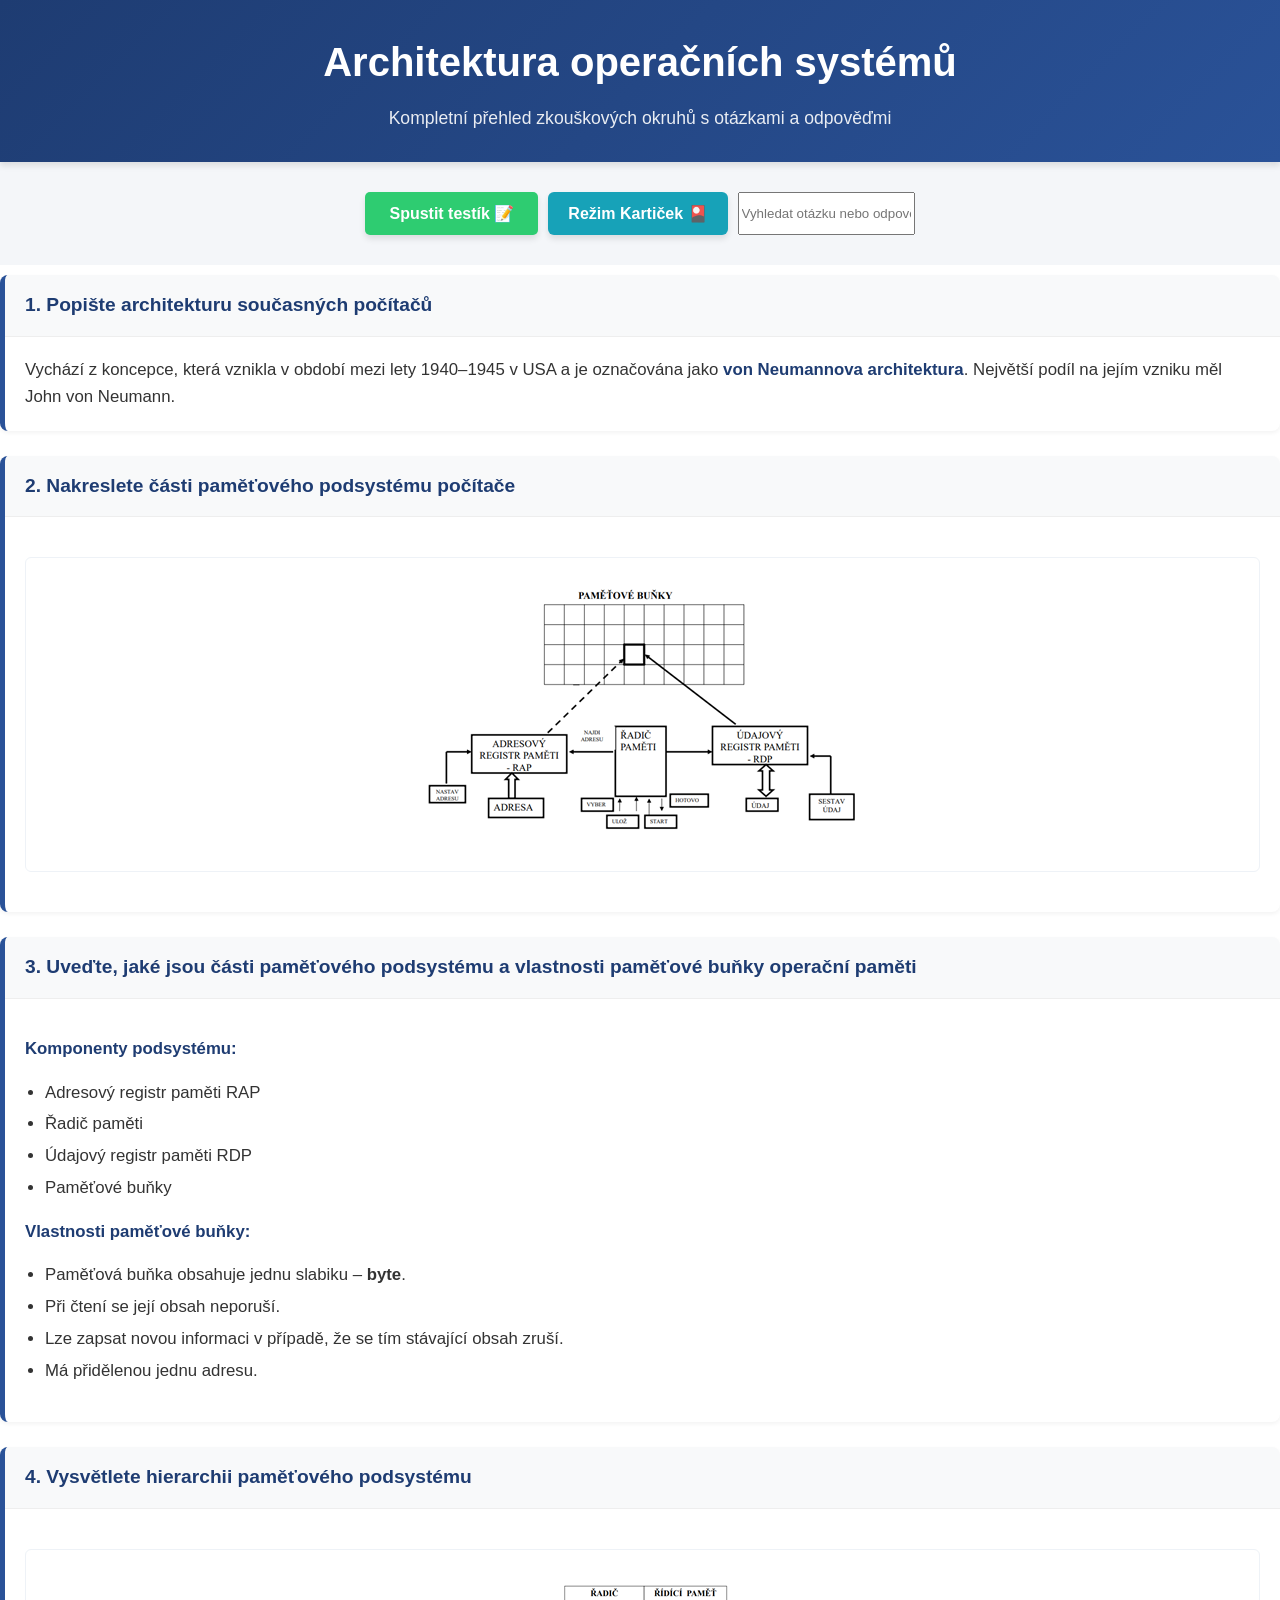
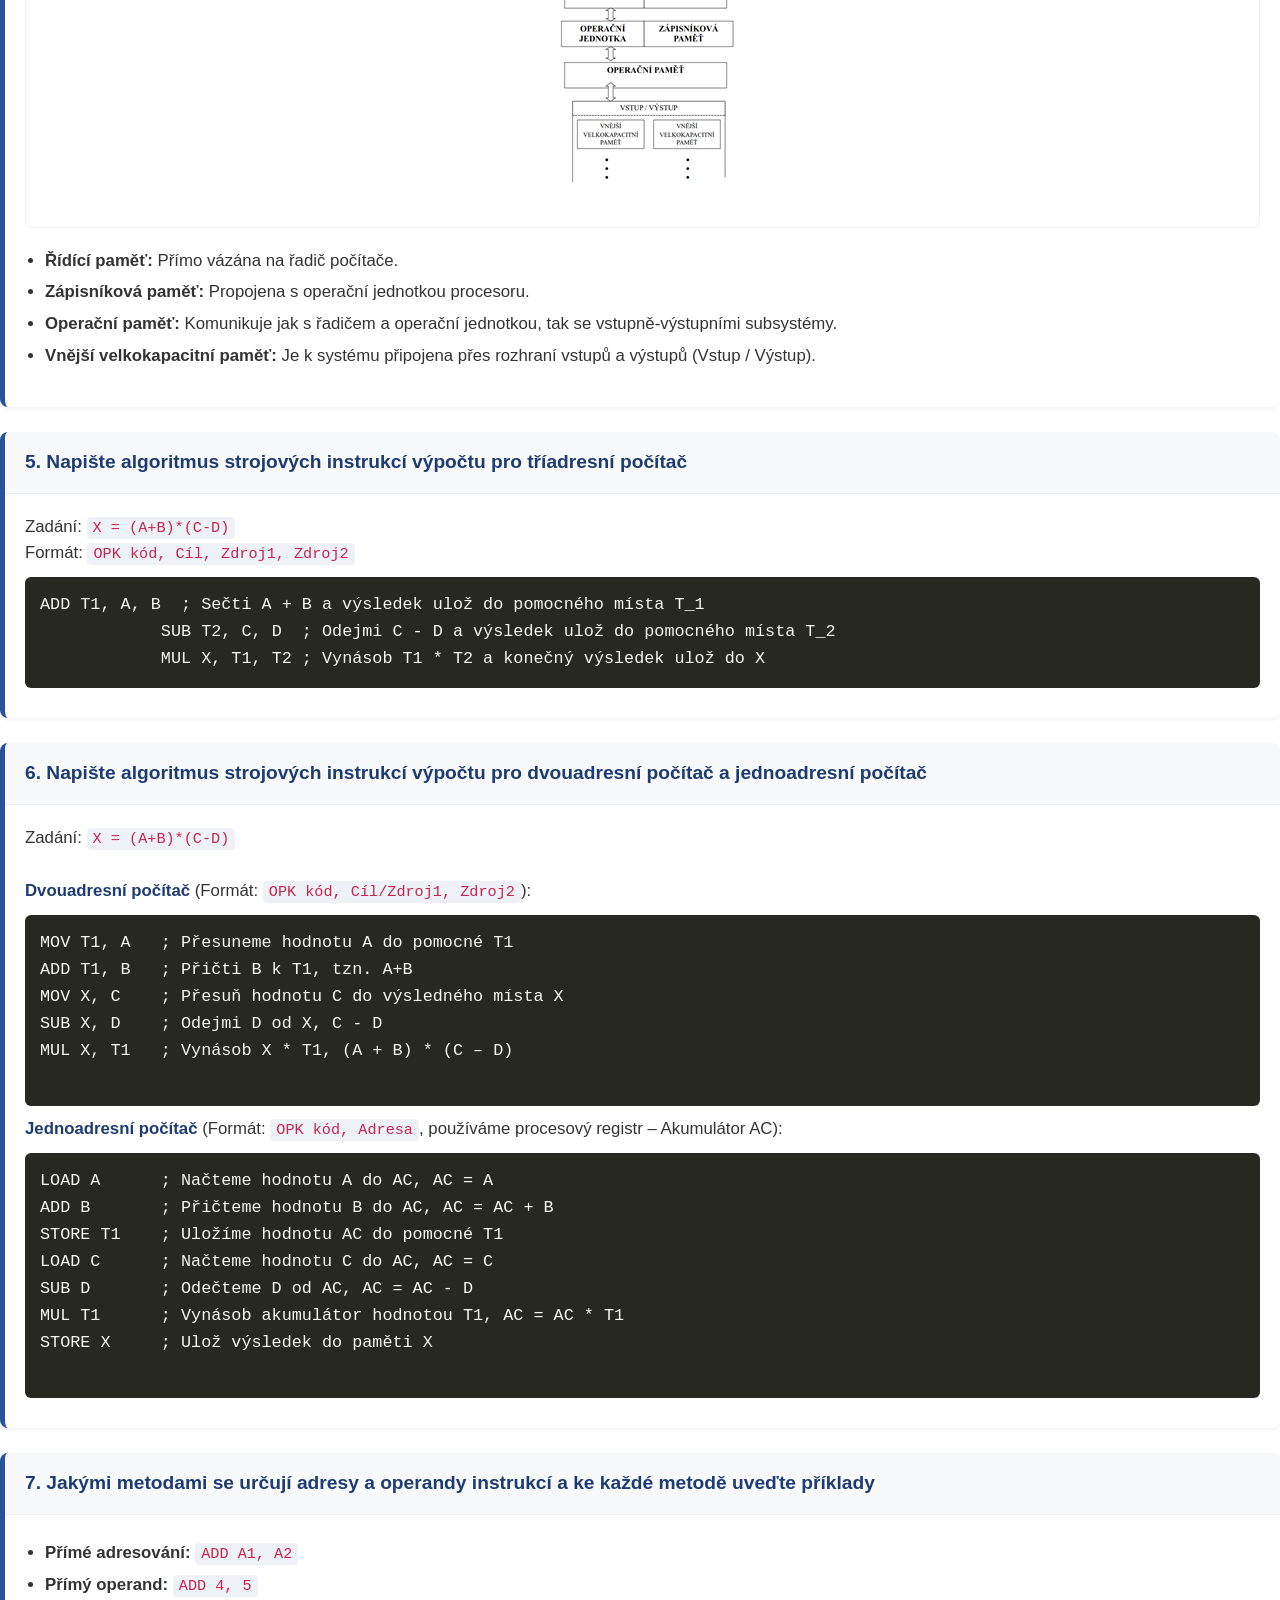
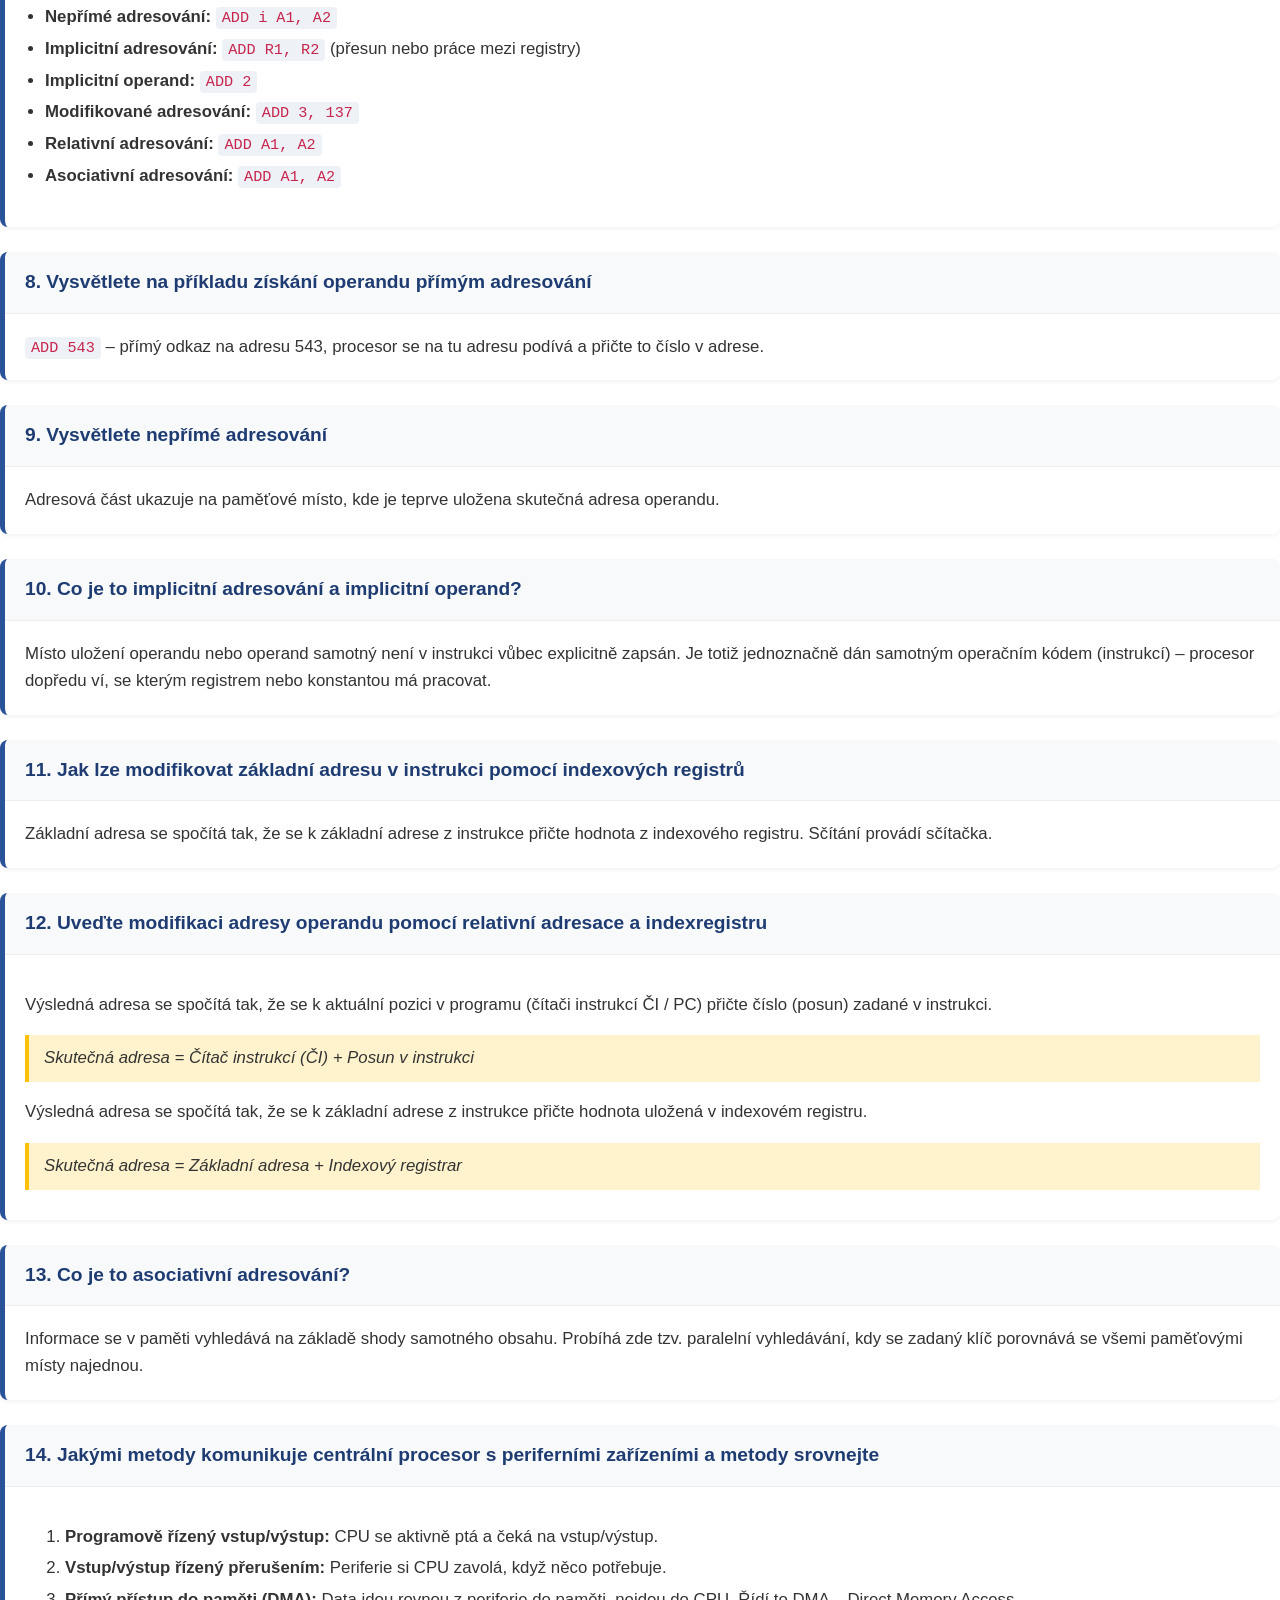
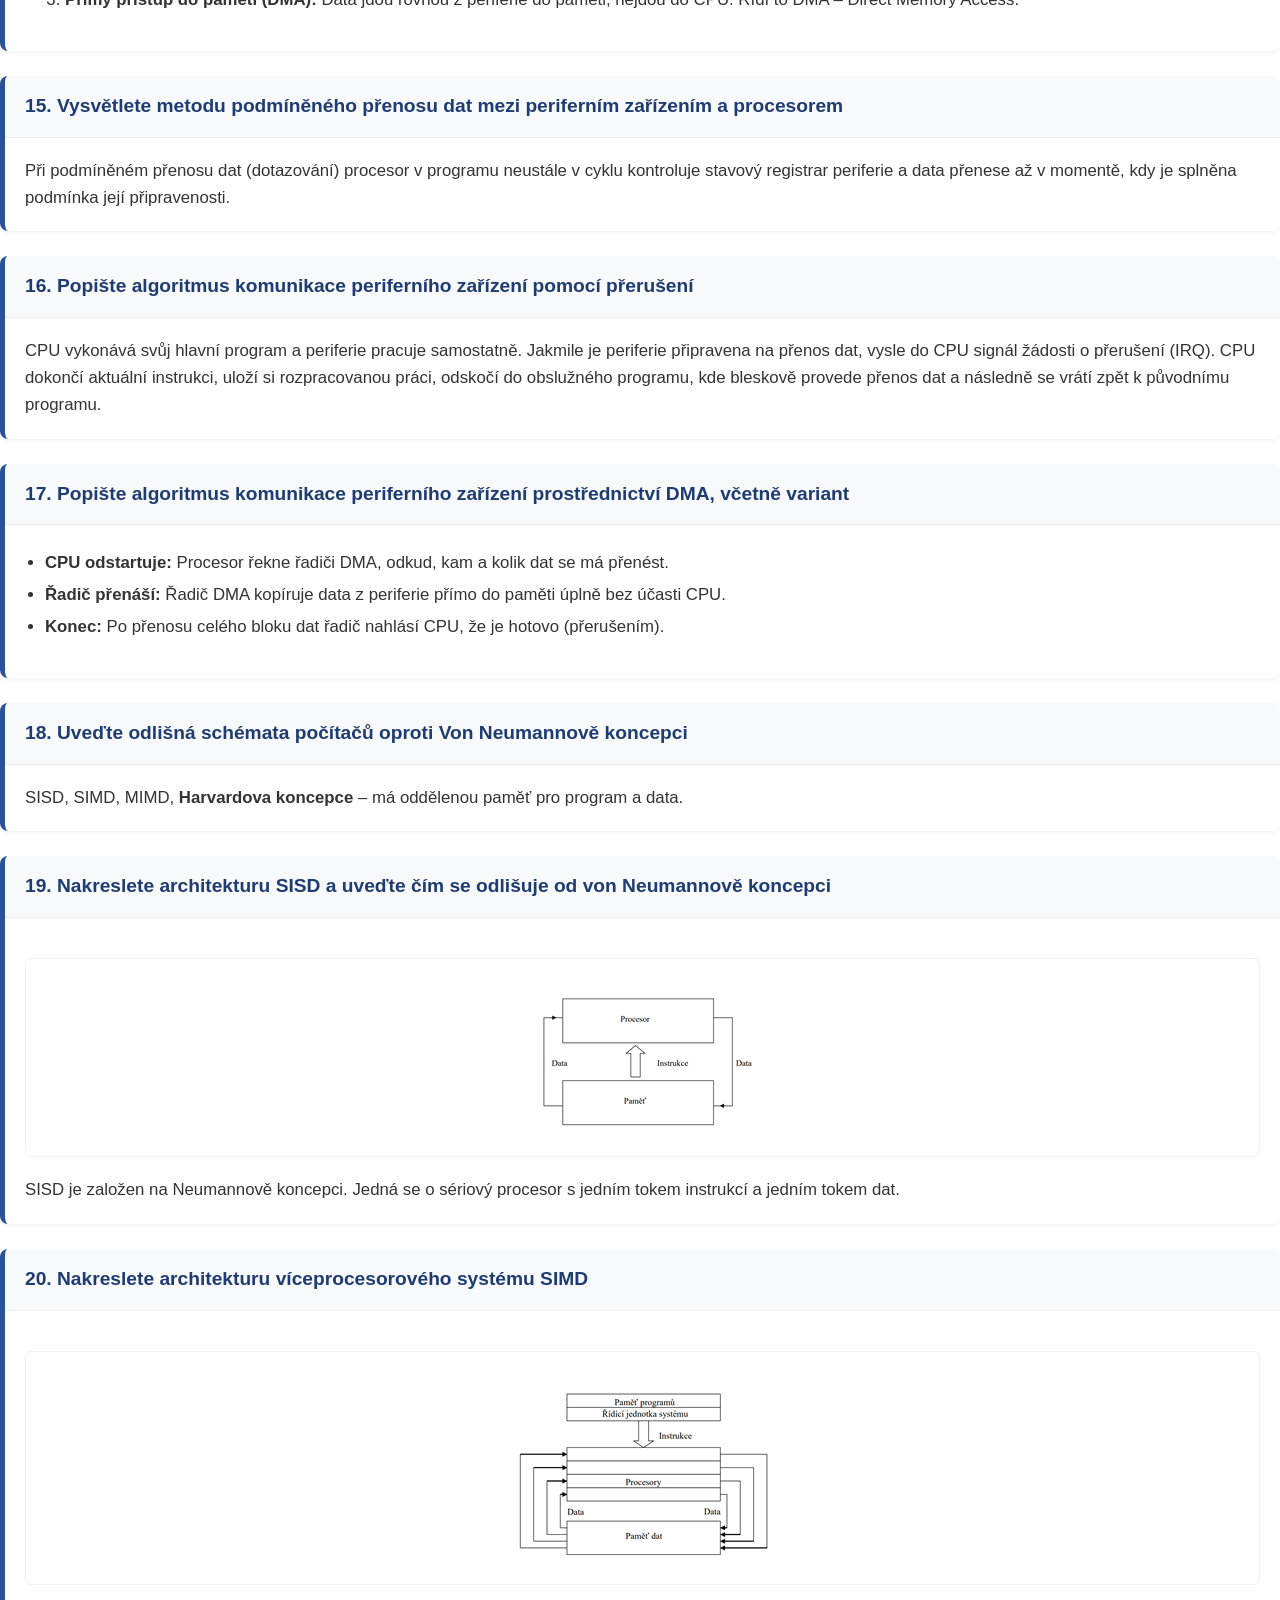
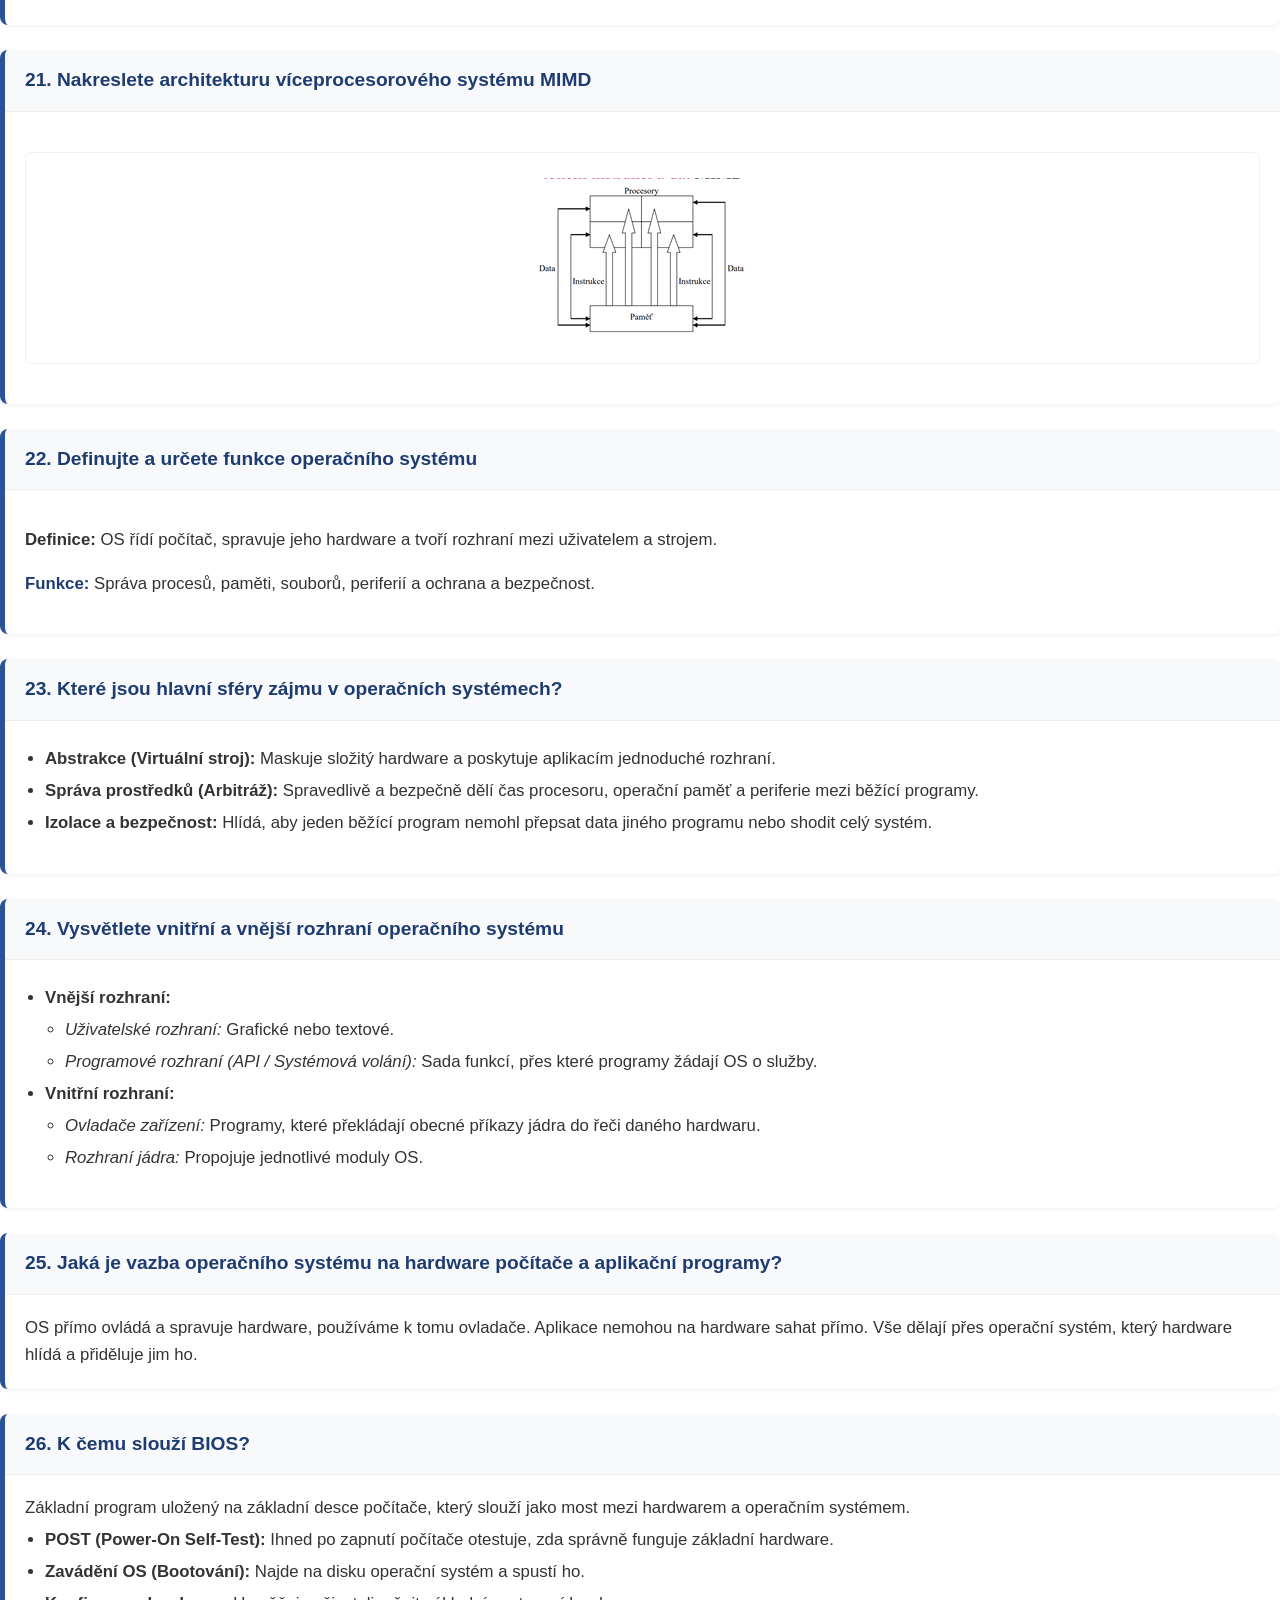
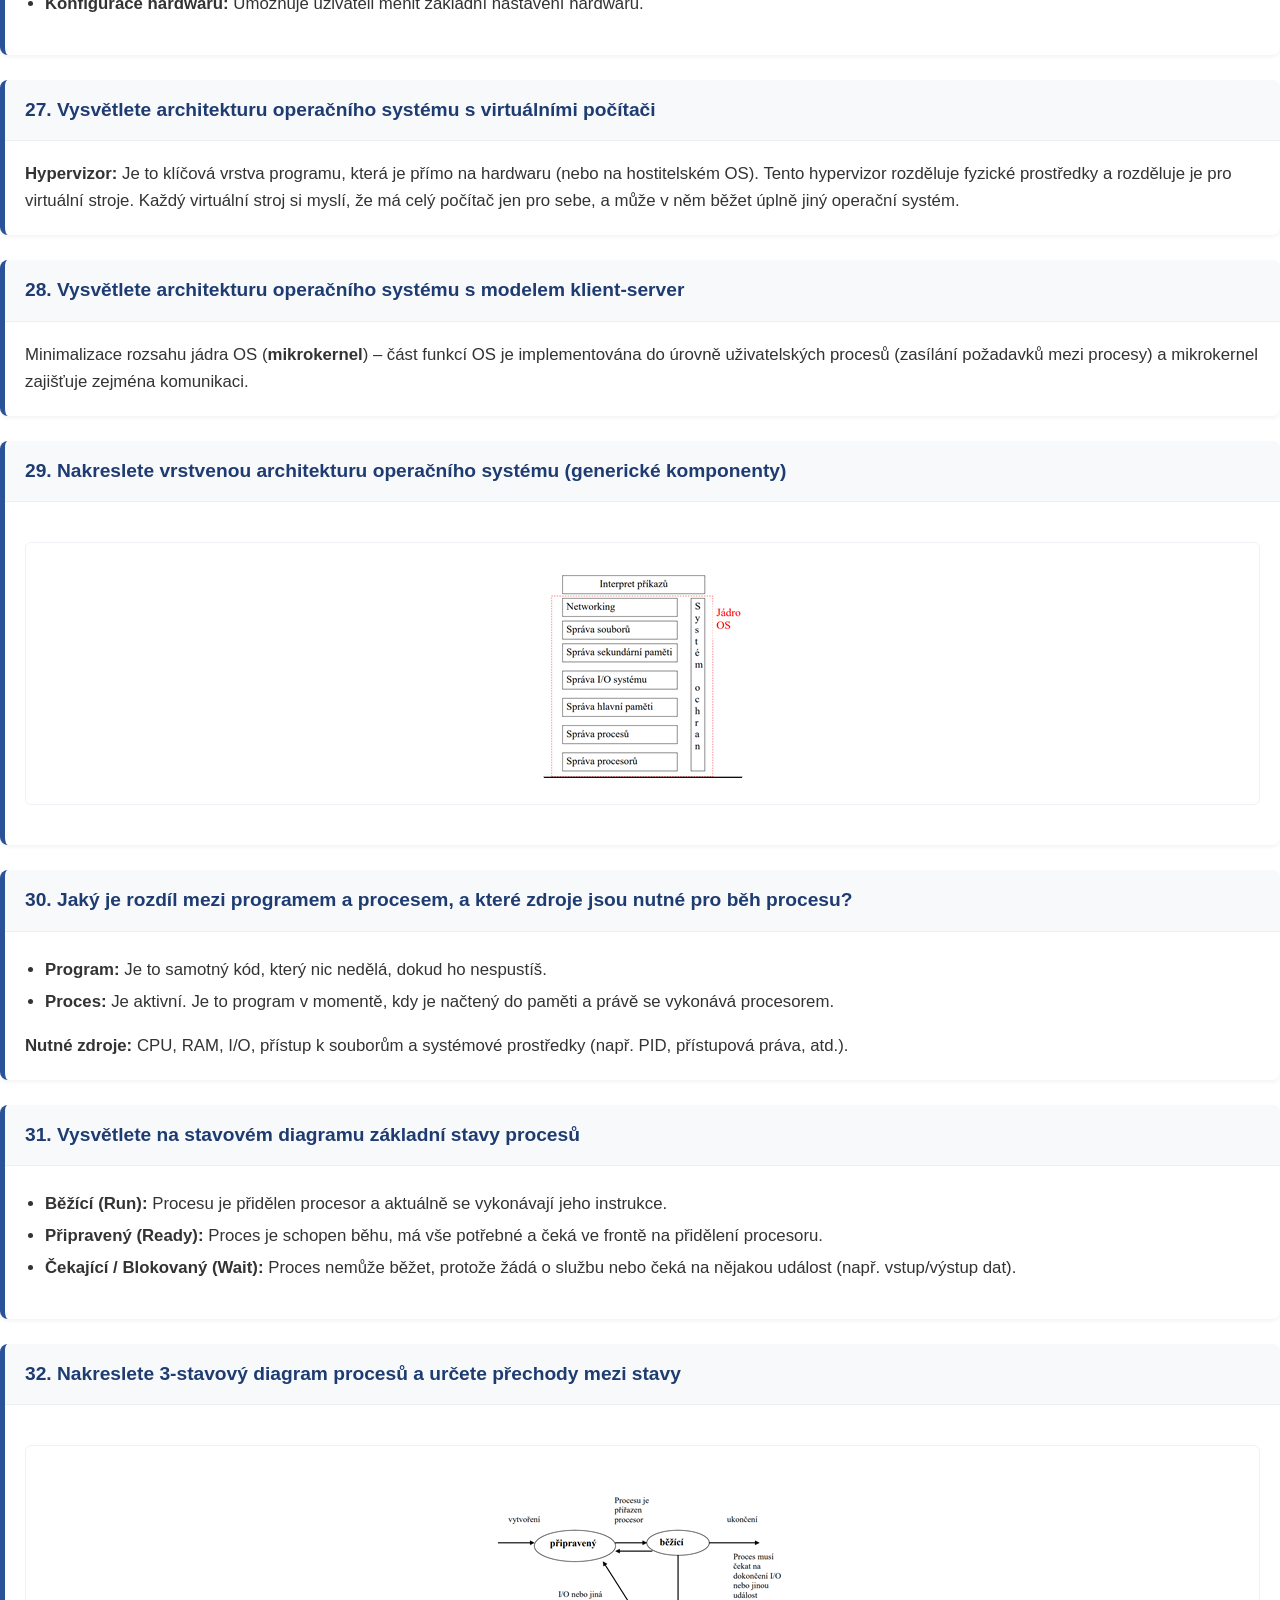
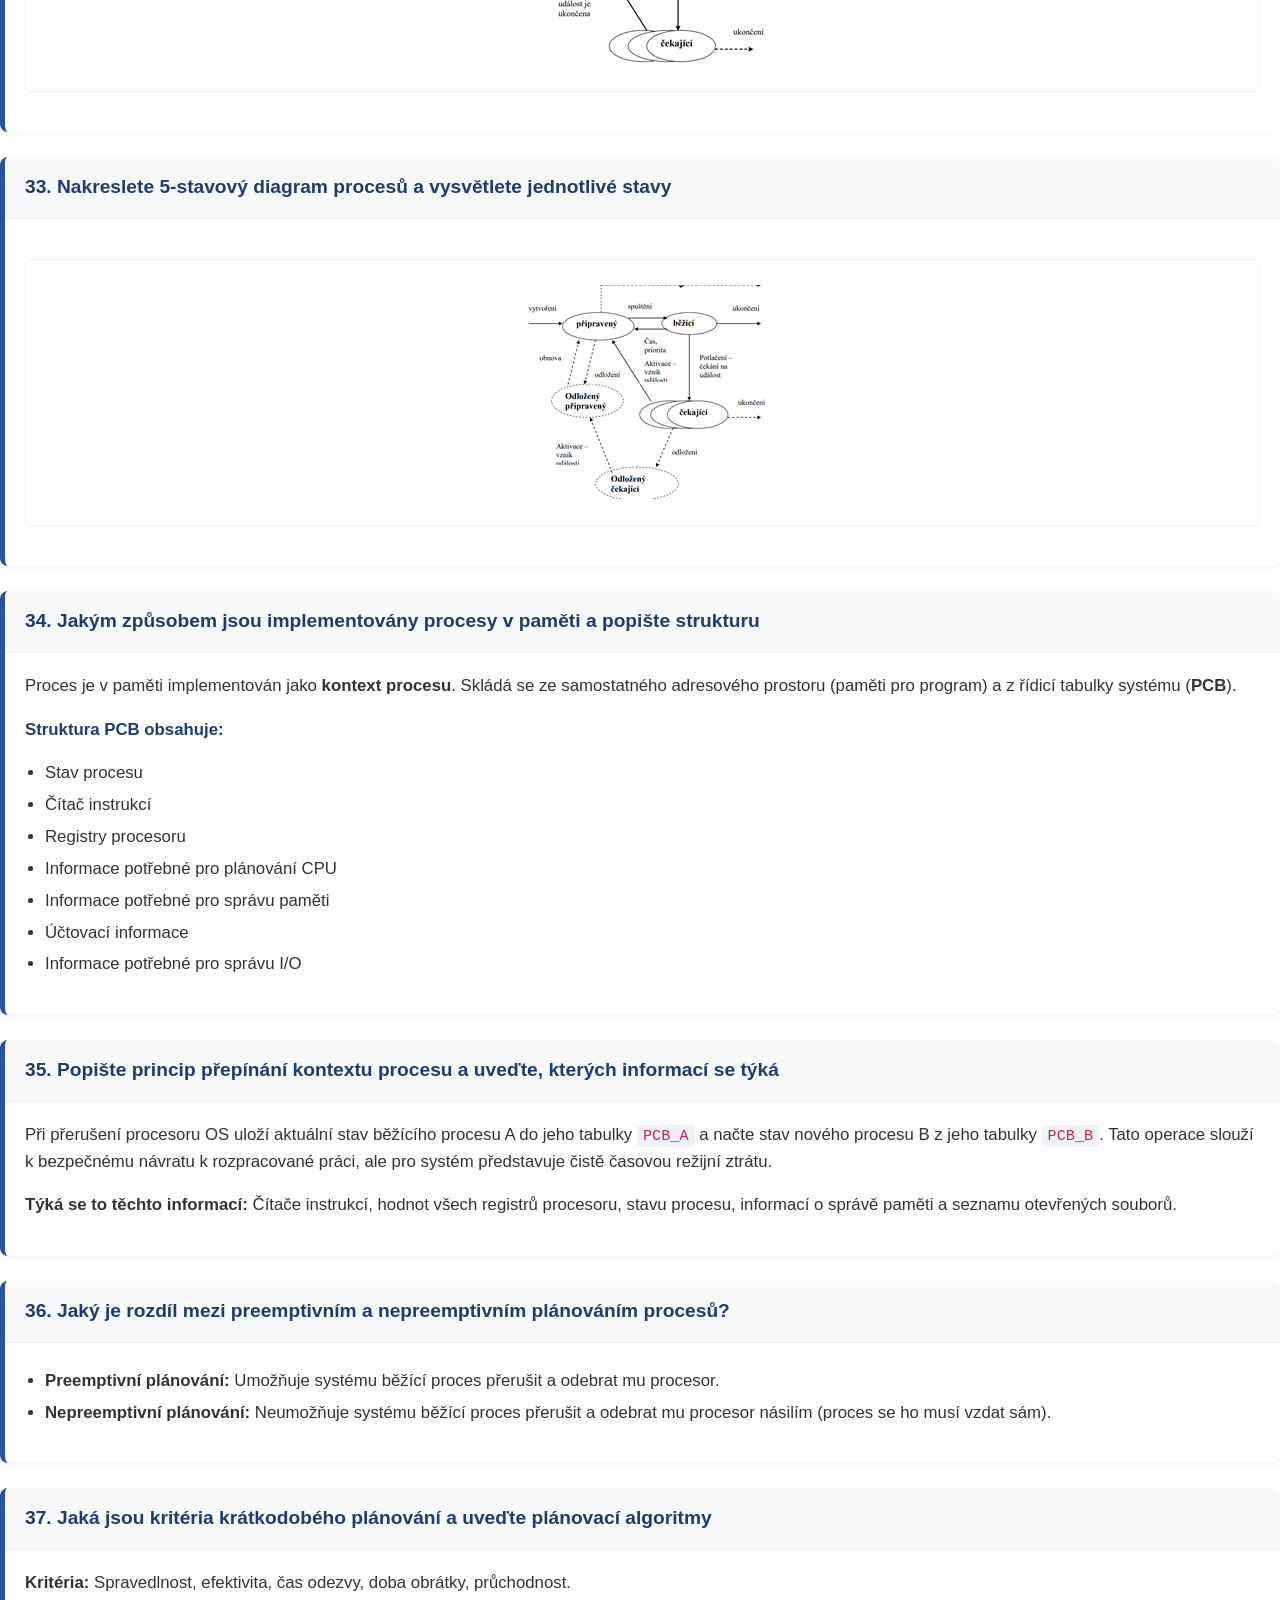
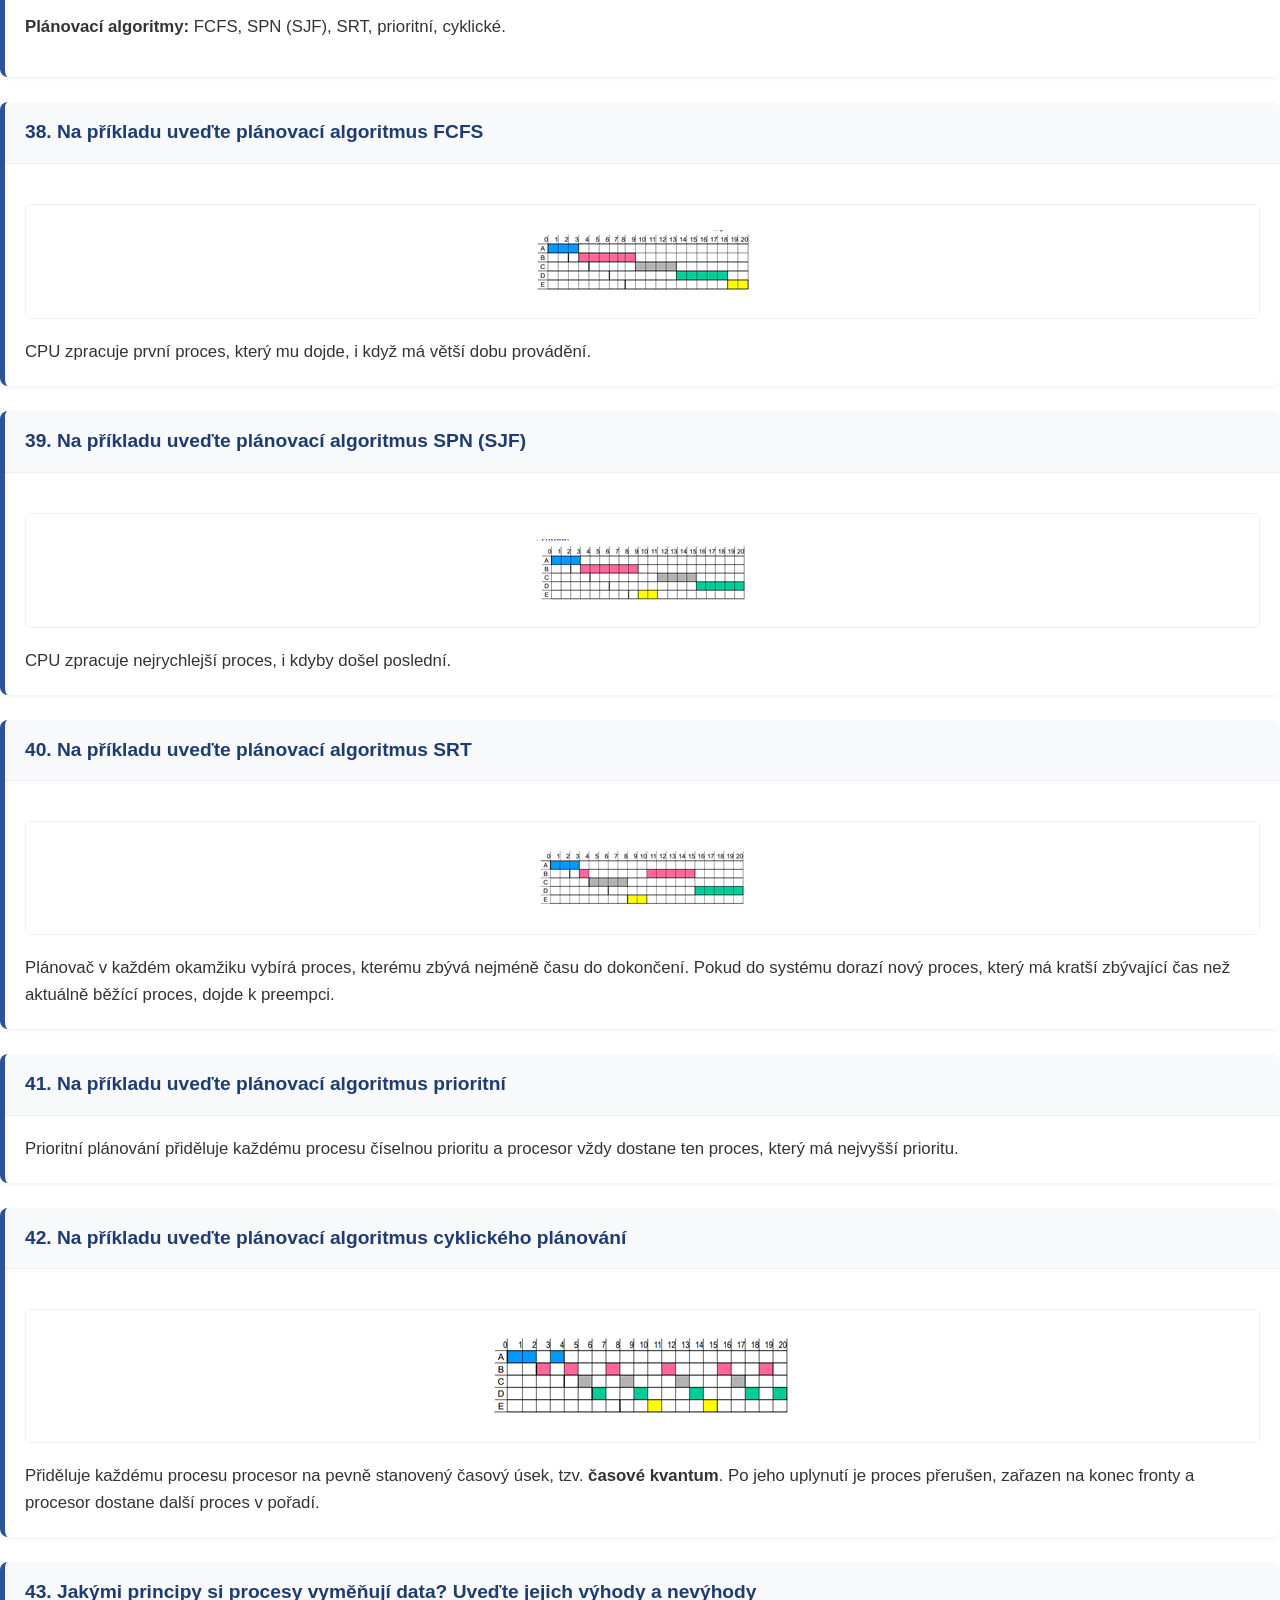
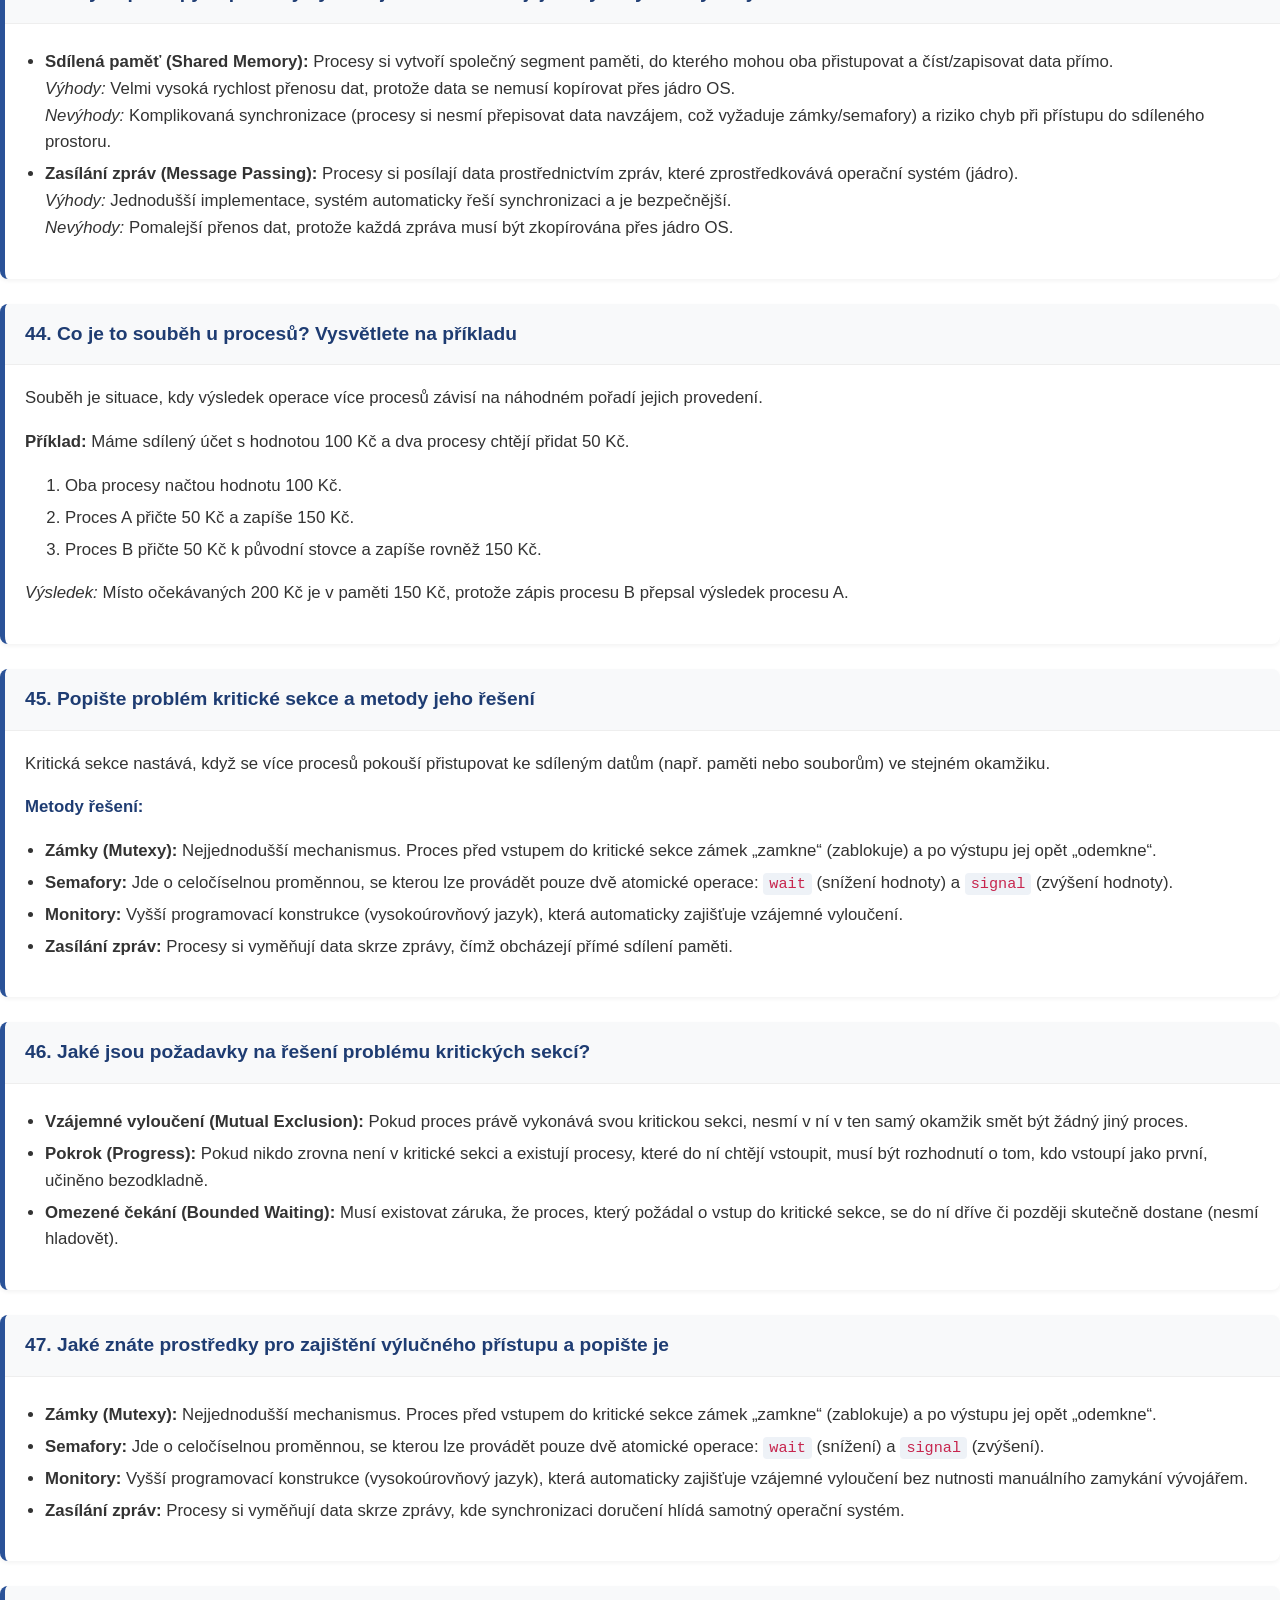
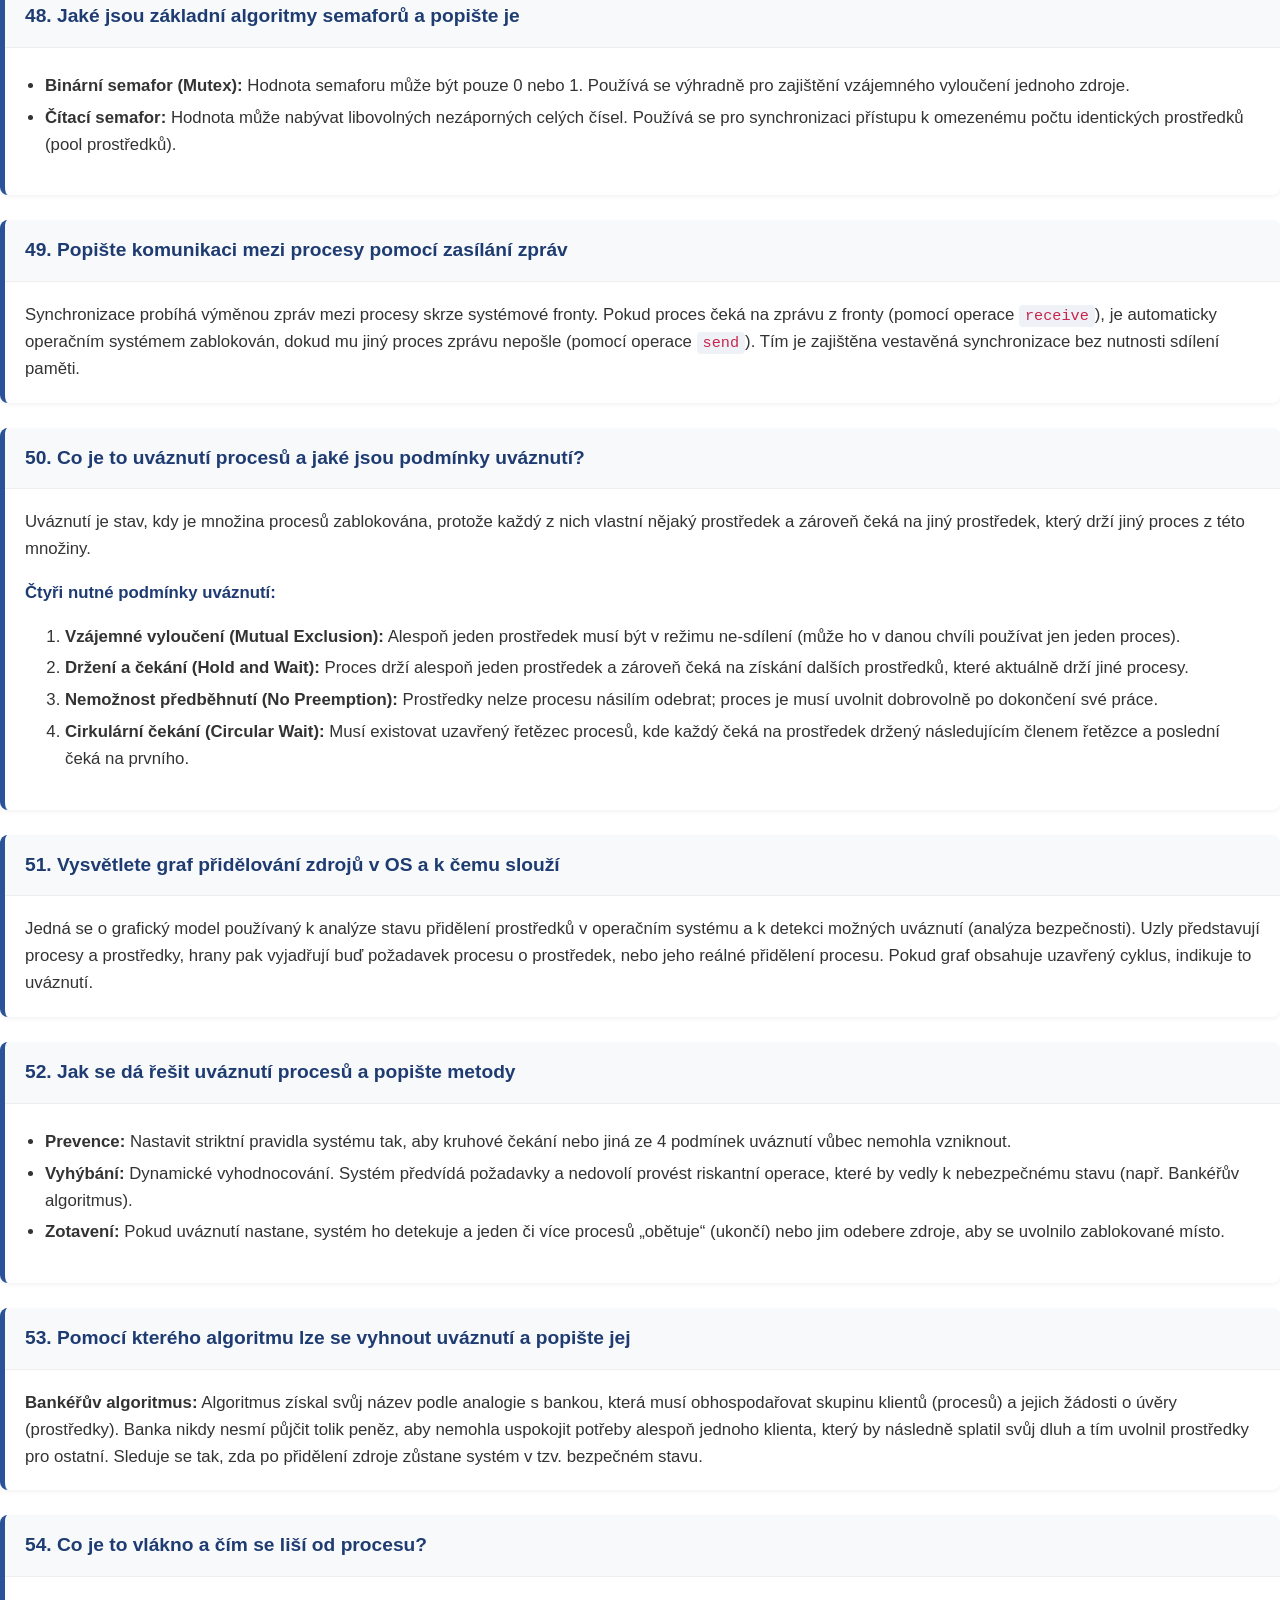
<file: index.html>
<!DOCTYPE html>
<html lang="cs">
<head>
    <meta charset="UTF-8">
    <meta name="viewport" content="width=device-width, initial-scale=1.0">
    <title>Architektura operačních systémů - Přehled okruhů</title>
    <link rel="stylesheet" href="styles.css">
</head>
<body>

<header>
    <h1>Architektura operačních systémů</h1>
    <p>Kompletní přehled zkouškových okruhů s otázkami a odpověďmi</p>
</header>

<div class="container">
    

    <div class="nav-container">
    <button id="btn-toggle-test" class="btn btn-success" onclick="startTest()">Spustit testík 📝</button>
    <button id="btn-toggle-study" class="btn btn-secondary" onclick="startStudy()" style="display: none;">Zpět na studium 📚</button>
    <button id="btn-toggle-flashcards" class="btn btn-info" onclick="startFlashcards()" style="background-color: #17a2b8; color: white; padding: 10px 20px; border: none; border-radius: 6px; cursor: pointer; font-weight: 600;">Režim Kartiček 🎴</button>
    <input type="text" id="search-input" placeholder="Vyhledat otázku nebo odpověď...">
</div>
<div id="flashcards-view" style="display: none;">
        <div class="test-progress-info">
            Kartička <span id="current-flashcard-num">1</span> ze <span id="total-flashcards-num">0</span>
        </div>
        
        <div class="flashcard-container">
            <div id="flashcard-box" class="flashcard">
                <div class="flashcard-front">
                    <span class="card-label">Otázka (klikni pro otočení)</span>
                    <div id="flashcard-front-text" style="font-size: 18px; font-weight: 600;"></div>
                </div>
                <div class="flashcard-back">
                    <span class="card-label">Správná odpověď</span>
                    <div id="flashcard-back-text"></div>
                </div>
            </div>
        </div>

        <div style="display: flex; gap: 10px; justify-content: center;">
            <label for="toggle-hide-flash" class="checkbox-label">
                <input type="checkbox" id="toggle-hide-flash" checked>
                <span>Skrýt číslo otázky</span>
            </label>
        </div>

        <div class="navigation-buttons-group" style="display: flex; gap: 10px; justify-content: center;">
            <button id="btn-prev-flashcard" class="btn btn-secondary" onclick="previousFlashcard()">← Předchozí</button>
            <button id="btn-next-flashcard" class="btn btn-primary" onclick="nextFlashcard()">Další kartička →</button>
            <button id="btn-random-flashcard" class="btn btn-secondary" onclick="randomFlashcard()">? Náhodná</button>
        </div>
    </div>

<div id="test-view" style="display: none;">
    <div class="test-progress-info">
        Otázka <span id="current-question-num" class="progress-number">1</span> z <span id="total-questions-num" class="progress-number">0</span>
        <span id="question-status-indicator"></span>
    </div>
    
    <div id="test-question-area"></div>
    
    <div class="answer-section">
        <label for="test-user-input" class="input-label">Vaše odpověď (na vyzkoušení):</label>
        <textarea id="test-user-input" class="test-input" placeholder="Zkuste vlastními slovy odpovědět..."></textarea>
    </div>

    <div class="action-buttons-group">
        <button id="btn-check" class="btn btn-primary" onclick="checkAnswer()">Zkontrolovat odpověď</button>
        <button id="btn-toggle-done" class="btn btn-outline" onclick="toggleQuestionDone()">Umím to!</button>
    </div>

    <div class="settings-box">
        <label for="toggle-remember" class="checkbox-label">
            <input type="checkbox" id="toggle-remember" checked>
            <span>Pamatovat si stav "Umím to" i po zavření prohlížeče</span>
        </label>
    </div>

    <div class="settings-box">
        <label for="toggle-hide" class="checkbox-label">
            <input type="checkbox" id="toggle-hide" checked>
            <span>Skrýt číslo otázky</span>
        </label>
    </div>

    <div class="navigation-buttons-group">
        <button id="btn-prev-question" class="btn btn-secondary" onclick="previousQuestion()">← Zpět</button>
        <button id="btn-next-question" class="btn btn-secondary" onclick="nextQuestion()">Další →</button>
        <button id="btn-random-question" class="btn btn-secondary" onclick="randomQuestion()">? náhodná</button>
    </div>

    <div id="test-feedback-box" class="test-feedback" style="display: none;">
        <strong class="feedback-title">Správná vzorová odpověď:</strong>
        <div id="test-correct-answer-text">Zde se ukáže klíč.</div>
    </div>
</div>
    </div>

    <div id="study-view">
   
    <div class="qa-card">
        <h2 class="question">1. Popište architekturu současných počítačů</h2>
        <div class="answer">
            Vychází z koncepce, která vznikla v období mezi lety 1940–1945 v USA a je označována jako <span class="highlight">von Neumannova architektura</span>. Největší podíl na jejím vzniku měl John von Neumann.
        </div>
    </div>

    <div class="qa-card">
        <h2 class="question">2. Nakreslete části paměťového podsystému počítače</h2>
        <div class="answer">
            <div class="diagram-box">
                <img src="1.png" alt="Schéma paměťového podsystému" />
            </div>
        </div>
    </div>
             
    <div class="qa-card">
        <h2 class="question">3. Uveďte, jaké jsou části paměťového podsystému a vlastnosti paměťové buňky operační paměti</h2>
        <div class="answer">
            <p><span class="highlight">Komponenty podsystému:</span></p>
            <ul>
                <li>Adresový registr paměti RAP</li>
                <li>Řadič paměti</li>
                <li>Údajový registr paměti RDP</li>
                <li>Paměťové buňky</li>
            </ul>

            <p><span class="highlight">Vlastnosti paměťové buňky:</span></p>
            <ul>
                <li>Paměťová buňka obsahuje jednu slabiku – <strong>byte</strong>.</li>
                <li>Při čtení se její obsah neporuší.</li>
                <li>Lze zapsat novou informaci v případě, že se tím stávající obsah zruší.</li>
                <li>Má přidělenou jednu adresu.</li>
            </ul>
        </div>
    </div>

    <div class="qa-card">
        <h2 class="question">4. Vysvětlete hierarchii paměťového podsystému</h2>
        <div class="answer">
            <div class="diagram-box">
                <img src="2.png" alt="Hierarchie paměťového podsystému" />
            </div>
            <ul>
                <li><strong>Řídící paměť:</strong> Přímo vázána na řadič počítače.</li>
                <li><strong>Zápisníková paměť:</strong> Propojena s operační jednotkou procesoru.</li>
                <li><strong>Operační paměť:</strong> Komunikuje jak s řadičem a operační jednotkou, tak se vstupně-výstupními subsystémy.</li>
                <li><strong>Vnější velkokapacitní paměť:</strong> Je k systému připojena přes rozhraní vstupů a výstupů (Vstup / Výstup).</li>
            </ul>
        </div>
    </div>

    <div class="qa-card">
        <h2 class="question">5. Napište algoritmus strojových instrukcí výpočtu pro tříadresní počítač</h2>
        <div class="answer">
            Zadání: <code>X = (A+B)*(C-D)</code><br>
            Formát: <code>OPK kód, Cíl, Zdroj1, Zdroj2</code>
            <pre>ADD T1, A, B  ; Sečti A + B a výsledek ulož do pomocného místa T_1
            SUB T2, C, D  ; Odejmi C - D a výsledek ulož do pomocného místa T_2
            MUL X, T1, T2 ; Vynásob T1 * T2 a konečný výsledek ulož do X</pre>
        </div>
    </div>

    <div class="qa-card">
        <h2 class="question">6. Napište algoritmus strojových instrukcí výpočtu pro dvouadresní počítač a jednoadresní počítač</h2>
        <div class="answer">
            Zadání: <code>X = (A+B)*(C-D)</code><br><br>
            
            <span class="highlight">Dvouadresní počítač</span> (Formát: <code>OPK kód, Cíl/Zdroj1, Zdroj2</code>):
            <pre>
MOV T1, A   ; Přesuneme hodnotu A do pomocné T1
ADD T1, B   ; Přičti B k T1, tzn. A+B
MOV X, C    ; Přesuň hodnotu C do výsledného místa X
SUB X, D    ; Odejmi D od X, C - D
MUL X, T1   ; Vynásob X * T1, (A + B) * (C – D)
            </pre>

            <span class="highlight">Jednoadresní počítač</span> (Formát: <code>OPK kód, Adresa</code>, používáme procesový registr – Akumulátor AC):
            <pre>
LOAD A      ; Načteme hodnotu A do AC, AC = A
ADD B       ; Přičteme hodnotu B do AC, AC = AC + B
STORE T1    ; Uložíme hodnotu AC do pomocné T1
LOAD C      ; Načteme hodnotu C do AC, AC = C
SUB D       ; Odečteme D od AC, AC = AC - D
MUL T1      ; Vynásob akumulátor hodnotou T1, AC = AC * T1
STORE X     ; Ulož výsledek do paměti X
            </pre>
        </div>
    </div>

    <div class="qa-card">
        <h2 class="question">7. Jakými metodami se určují adresy a operandy instrukcí a ke každé metodě uveďte příklady</h2>
        <div class="answer">
            <ul>
                <li><strong>Přímé adresování:</strong> <code>ADD A1, A2</code></li>
                <li><strong>Přímý operand:</strong> <code>ADD 4, 5</code></li>
                <li><strong>Nepřímé adresování:</strong> <code>ADD i A1, A2</code></li>
                <li><strong>Implicitní adresování:</strong> <code>ADD R1, R2</code> (přesun nebo práce mezi registry)</li>
                <li><strong>Implicitní operand:</strong> <code>ADD 2</code></li>
                <li><strong>Modifikované adresování:</strong> <code>ADD 3, 137</code></li>
                <li><strong>Relativní adresování:</strong> <code>ADD A1, A2</code></li>
                <li><strong>Asociativní adresování:</strong> <code>ADD A1, A2</code></li>
            </ul>
        </div>
    </div>

    <div class="qa-card">
        <h2 class="question">8. Vysvětlete na příkladu získání operandu přímým adresování</h2>
        <div class="answer">
            <code>ADD 543</code> – přímý odkaz na adresu 543, procesor se na tu adresu podívá a přičte to číslo v adrese.
        </div>
    </div>

    <div class="qa-card">
        <h2 class="question">9. Vysvětlete nepřímé adresování</h2>
        <div class="answer">
            Adresová část ukazuje na paměťové místo, kde je teprve uložena skutečná adresa operandu.
        </div>
    </div>

    <div class="qa-card">
        <h2 class="question">10. Co je to implicitní adresování a implicitní operand?</h2>
        <div class="answer">
            Místo uložení operandu nebo operand samotný není v instrukci vůbec explicitně zapsán. Je totiž jednoznačně dán samotným operačním kódem (instrukcí) – procesor dopředu ví, se kterým registrem nebo konstantou má pracovat.
        </div>
    </div>

    <div class="qa-card">
        <h2 class="question">11. Jak lze modifikovat základní adresu v instrukci pomocí indexových registrů</h2>
        <div class="answer">
            Základní adresa se spočítá tak, že se k základní adrese z instrukce přičte hodnota z indexového registru. Sčítání provádí sčítačka.
        </div>
    </div>

    <div class="qa-card">
        <h2 class="question">12. Uveďte modifikaci adresy operandu pomocí relativní adresace a indexregistru</h2>
        <div class="answer">
            <p>Výsledná adresa se spočítá tak, že se k aktuální pozici v programu (čítači instrukcí ČI / PC) přičte číslo (posun) zadané v instrukci.</p>
            <div class="formula">Skutečná adresa = Čítač instrukcí (ČI) + Posun v instrukci</div>
            
            <p>Výsledná adresa se spočítá tak, že se k základní adrese z instrukce přičte hodnota uložená v indexovém registru.</p>
            <div class="formula">Skutečná adresa = Základní adresa + Indexový registrar</div>
        </div>
    </div>

    <div class="qa-card">
        <h2 class="question">13. Co je to asociativní adresování?</h2>
        <div class="answer">
            Informace se v paměti vyhledává na základě shody samotného obsahu. Probíhá zde tzv. paralelní vyhledávání, kdy se zadaný klíč porovnává se všemi paměťovými místy najednou.
        </div>
    </div>

    <div class="qa-card">
        <h2 class="question">14. Jakými metody komunikuje centrální procesor s periferními zařízeními a metody srovnejte</h2>
        <div class="answer">
            <ol>
                <li><strong>Programově řízený vstup/výstup:</strong> CPU se aktivně ptá a čeká na vstup/výstup.</li>
                <li><strong>Vstup/výstup řízený přerušením:</strong> Periferie si CPU zavolá, když něco potřebuje.</li>
                <li><strong>Přímý přístup do paměti (DMA):</strong> Data jdou rovnou z periferie do paměti, nejdou do CPU. Řídí to DMA – Direct Memory Access.</li>
            </ol>
        </div>
    </div>

    <div class="qa-card">
        <h2 class="question">15. Vysvětlete metodu podmíněného přenosu dat mezi periferním zařízením a procesorem</h2>
        <div class="answer">
            Při podmíněném přenosu dat (dotazování) procesor v programu neustále v cyklu kontroluje stavový registrar periferie a data přenese až v momentě, kdy je splněna podmínka její připravenosti.
        </div>
    </div>

    <div class="qa-card">
        <h2 class="question">16. Popište algoritmus komunikace periferního zařízení pomocí přerušení</h2>
        <div class="answer">
            CPU vykonává svůj hlavní program a periferie pracuje samostatně. Jakmile je periferie připravena na přenos dat, vysle do CPU signál žádosti o přerušení (IRQ). CPU dokončí aktuální instrukci, uloží si rozpracovanou práci, odskočí do obslužného programu, kde bleskově provede přenos dat a následně se vrátí zpět k původnímu programu.
        </div>
    </div>

    <div class="qa-card">
        <h2 class="question">17. Popište algoritmus komunikace periferního zařízení prostřednictví DMA, včetně variant</h2>
        <div class="answer">
            <ul>
                <li><strong>CPU odstartuje:</strong> Procesor řekne řadiči DMA, odkud, kam a kolik dat se má přenést.</li>
                <li><strong>Řadič přenáší:</strong> Řadič DMA kopíruje data z periferie přímo do paměti úplně bez účasti CPU.</li>
                <li><strong>Konec:</strong> Po přenosu celého bloku dat řadič nahlásí CPU, že je hotovo (přerušením).</li>
            </ul>
        </div>
    </div>

    <div class="qa-card">
        <h2 class="question">18. Uveďte odlišná schémata počítačů oproti Von Neumannově koncepci</h2>
        <div class="answer">
            SISD, SIMD, MIMD, <strong>Harvardova koncepce</strong> – má oddělenou paměť pro program a data.
        </div>
    </div>

    <div class="qa-card">
        <h2 class="question">19. Nakreslete architekturu SISD a uveďte čím se odlišuje od von Neumannově koncepci</h2>
        <div class="answer">
            <div class="diagram-box">
                <img src="3.png" alt="Architektura SISD" />
            </div>
            SISD je založen na Neumannově koncepci. Jedná se o sériový procesor s jedním tokem instrukcí a jedním tokem dat.
        </div>
    </div>

    <div class="qa-card">
        <h2 class="question">20. Nakreslete architekturu víceprocesorového systému SIMD</h2>
        <div class="answer">
            <div class="diagram-box">
                <img src="4.png" alt="Architektura SIMD" />
            </div>
        </div>
    </div>

    <div class="qa-card">
        <h2 class="question">21. Nakreslete architekturu víceprocesorového systému MIMD</h2>
        <div class="answer">
            <div class="diagram-box">
                <img src="5.png" alt="Architektura MIMD" />
            </div>
        </div>
    </div>

    <div class="qa-card">
        <h2 class="question">22. Definujte a určete funkce operačního systému</h2>
        <div class="answer">
            <p><strong>Definice:</strong> OS řídí počítač, spravuje jeho hardware a tvoří rozhraní mezi uživatelem a strojem.</p>
            <p><span class="highlight">Funkce:</span> Správa procesů, paměti, souborů, periferií a ochrana a bezpečnost.</p>
        </div>
    </div>

    <div class="qa-card">
        <h2 class="question">23. Které jsou hlavní sféry zájmu v operačních systémech?</h2>
        <div class="answer">
            <ul>
                <li><strong>Abstrakce (Virtuální stroj):</strong> Maskuje složitý hardware a poskytuje aplikacím jednoduché rozhraní.</li>
                <li><strong>Správa prostředků (Arbitráž):</strong> Spravedlivě a bezpečně dělí čas procesoru, operační paměť a periferie mezi běžící programy.</li>
                <li><strong>Izolace a bezpečnost:</strong> Hlídá, aby jeden běžící program nemohl přepsat data jiného programu nebo shodit celý systém.</li>
            </ul>
        </div>
    </div>

    <div class="qa-card">
        <h2 class="question">24. Vysvětlete vnitřní a vnější rozhraní operačního systému</h2>
        <div class="answer">
            <ul>
                <li><strong>Vnější rozhraní:</strong>
                    <ul>
                        <li><em>Uživatelské rozhraní:</em> Grafické nebo textové.</li>
                        <li><em>Programové rozhraní (API / Systémová volání):</em> Sada funkcí, přes které programy žádají OS o služby.</li>
                    </ul>
                </li>
                <li><strong>Vnitřní rozhraní:</strong>
                    <ul>
                        <li><em>Ovladače zařízení:</em> Programy, které překládají obecné příkazy jádra do řeči daného hardwaru.</li>
                        <li><em>Rozhraní jádra:</em> Propojuje jednotlivé moduly OS.</li>
                    </ul>
                </li>
            </ul>
        </div>
    </div>

    <div class="qa-card">
        <h2 class="question">25. Jaká je vazba operačního systému na hardware počítače a aplikační programy?</h2>
        <div class="answer">
            OS přímo ovládá a spravuje hardware, používáme k tomu ovladače. Aplikace nemohou na hardware sahat přímo. Vše dělají přes operační systém, který hardware hlídá a přiděluje jim ho.
        </div>
    </div>

    <div class="qa-card">
        <h2 class="question">26. K čemu slouží BIOS?</h2>
        <div class="answer">
            Základní program uložený na základní desce počítače, který slouží jako most mezi hardwarem a operačním systémem.
            <ul>
                <li><strong>POST (Power-On Self-Test):</strong> Ihned po zapnutí počítače otestuje, zda správně funguje základní hardware.</li>
                <li><strong>Zavádění OS (Bootování):</strong> Najde na disku operační systém a spustí ho.</li>
                <li><strong>Konfigurace hardwaru:</strong> Umožňuje uživateli měnit základní nastavení hardwaru.</li>
            </ul>
        </div>
    </div>

    <div class="qa-card">
        <h2 class="question">27. Vysvětlete architekturu operačního systému s virtuálními počítači</h2>
        <div class="answer">
            <strong>Hypervizor:</strong> Je to klíčová vrstva programu, která je přímo na hardwaru (nebo na hostitelském OS). Tento hypervizor rozděluje fyzické prostředky a rozděluje je pro virtuální stroje. Každý virtuální stroj si myslí, že má celý počítač jen pro sebe, a může v něm běžet úplně jiný operační systém.
        </div>
    </div>

    <div class="qa-card">
        <h2 class="question">28. Vysvětlete architekturu operačního systému s modelem klient-server</h2>
        <div class="answer">
            Minimalizace rozsahu jádra OS (<strong>mikrokernel</strong>) – část funkcí OS je implementována do úrovně uživatelských procesů (zasílání požadavků mezi procesy) a mikrokernel zajišťuje zejména komunikaci.
        </div>
    </div>

    <div class="qa-card">
        <h2 class="question">29. Nakreslete vrstvenou architekturu operačního systému (generické komponenty)</h2>
        <div class="answer">
            <div class="diagram-box">
                <img src="6.png" alt="Vrstvená architektura operačního systému" />
            </div>
        </div>
    </div>

    <div class="qa-card">
        <h2 class="question">30. Jaký je rozdíl mezi programem a procesem, a které zdroje jsou nutné pro běh procesu?</h2>
        <div class="answer">
            <ul>
                <li><strong>Program:</strong> Je to samotný kód, který nic nedělá, dokud ho nespustíš.</li>
                <li><strong>Proces:</strong> Je aktivní. Je to program v momentě, kdy je načtený do paměti a právě se vykonává procesorem.</li>
            </ul>
            <strong>Nutné zdroje:</strong> CPU, RAM, I/O, přístup k souborům a systémové prostředky (např. PID, přístupová práva, atd.).
        </div>
    </div>

    <div class="qa-card">
        <h2 class="question">31. Vysvětlete na stavovém diagramu základní stavy procesů</h2>
        <div class="answer">
            <ul>
                <li><strong>Běžící (Run):</strong> Procesu je přidělen procesor a aktuálně se vykonávají jeho instrukce.</li>
                <li><strong>Připravený (Ready):</strong> Proces je schopen běhu, má vše potřebné a čeká ve frontě na přidělení procesoru.</li>
                <li><strong>Čekající / Blokovaný (Wait):</strong> Proces nemůže běžet, protože žádá o službu nebo čeká na nějakou událost (např. vstup/výstup dat).</li>
            </ul>
        </div>
    </div>

    <div class="qa-card">
        <h2 class="question">32. Nakreslete 3-stavový diagram procesů a určete přechody mezi stavy</h2>
        <div class="answer">
            <div class="diagram-box">
                <img src="7.png" alt="3-stavový diagram procesů" />
            </div>
        </div>
    </div>

    <div class="qa-card">
        <h2 class="question">33. Nakreslete 5-stavový diagram procesů a vysvětlete jednotlivé stavy</h2>
        <div class="answer">
            <div class="diagram-box">
                <img src="8.png" alt="5-stavový diagram procesů" />
            </div>
        </div>
    </div>

    <div class="qa-card">
        <h2 class="question">34. Jakým způsobem jsou implementovány procesy v paměti a popište strukturu</h2>
        <div class="answer">
            Proces je v paměti implementován jako <strong>kontext procesu</strong>. Skládá se ze samostatného adresového prostoru (paměti pro program) a z řídicí tabulky systému (<strong>PCB</strong>).
            <p><span class="highlight">Struktura PCB obsahuje:</span></p>
            <ul>
                <li>Stav procesu</li>
                <li>Čítač instrukcí</li>
                <li>Registry procesoru</li>
                <li>Informace potřebné pro plánování CPU</li>
                <li>Informace potřebné pro správu paměti</li>
                <li>Účtovací informace</li>
                <li>Informace potřebné pro správu I/O</li>
            </ul>
        </div>
    </div>

    <div class="qa-card">
        <h2 class="question">35. Popište princip přepínání kontextu procesu a uveďte, kterých informací se týká</h2>
        <div class="answer">
            Při přerušení procesoru OS uloží aktuální stav běžícího procesu A do jeho tabulky <code>PCB_A</code> a načte stav nového procesu B z jeho tabulky <code>PCB_B</code>. Tato operace slouží k bezpečnému návratu k rozpracované práci, ale pro systém představuje čistě časovou režijní ztrátu.
            <p><strong>Týká se to těchto informací:</strong> Čítače instrukcí, hodnot všech registrů procesoru, stavu procesu, informací o správě paměti a seznamu otevřených souborů.</p>
        </div>
    </div>

    <div class="qa-card">
        <h2 class="question">36. Jaký je rozdíl mezi preemptivním a nepreemptivním plánováním procesů?</h2>
        <div class="answer">
            <ul>
                <li><strong>Preemptivní plánování:</strong> Umožňuje systému běžící proces přerušit a odebrat mu procesor.</li>
                <li><strong>Nepreemptivní plánování:</strong> Neumožňuje systému běžící proces přerušit a odebrat mu procesor násilím (proces se ho musí vzdat sám).</li>
            </ul>
        </div>
    </div>

    <div class="qa-card">
        <h2 class="question">37. Jaká jsou kritéria krátkodobého plánování a uveďte plánovací algoritmy</h2>
        <div class="answer">
            <strong>Kritéria:</strong> Spravedlnost, efektivita, čas odezvy, doba obrátky, průchodnost.
            <p><strong>Plánovací algoritmy:</strong> FCFS, SPN (SJF), SRT, prioritní, cyklické.</p>
        </div>
    </div>

    <div class="qa-card">
        <h2 class="question">38. Na příkladu uveďte plánovací algoritmus FCFS</h2>
        <div class="answer">
            <div class="diagram-box">
                <img src="9.png" alt="Algoritmus FCFS" />
            </div>
            CPU zpracuje první proces, který mu dojde, i když má větší dobu provádění.
        </div>
    </div>

    <div class="qa-card">
        <h2 class="question">39. Na příkladu uveďte plánovací algoritmus SPN (SJF)</h2>
        <div class="answer">
            <div class="diagram-box">
                <img src="10.png" alt="Algoritmus SPN / SJF" />
            </div>
            CPU zpracuje nejrychlejší proces, i kdyby došel poslední.
        </div>
    </div>

    <div class="qa-card">
        <h2 class="question">40. Na příkladu uveďte plánovací algoritmus SRT</h2>
        <div class="answer">
            <div class="diagram-box">
                <img src="11.png" alt="Algoritmus SRT" />
            </div>
            Plánovač v každém okamžiku vybírá proces, kterému zbývá nejméně času do dokončení. Pokud do systému dorazí nový proces, který má kratší zbývající čas než aktuálně běžící proces, dojde k preempci.
        </div>
    </div>

    <div class="qa-card">
        <h2 class="question">41. Na příkladu uveďte plánovací algoritmus prioritní</h2>
        <div class="answer">
            Prioritní plánování přiděluje každému procesu číselnou prioritu a procesor vždy dostane ten proces, který má nejvyšší prioritu.
        </div>
    </div>

    <div class="qa-card">
        <h2 class="question">42. Na příkladu uveďte plánovací algoritmus cyklického plánování</h2>
        <div class="answer">
            <div class="diagram-box">
                <img src="12.png" alt="Cyklické plánování / Round Robin" />
            </div>
            Přiděluje každému procesu procesor na pevně stanovený časový úsek, tzv. <strong>časové kvantum</strong>. Po jeho uplynutí je proces přerušen, zařazen na konec fronty a procesor dostane další proces v pořadí.
        </div>
    </div>

    <div class="qa-card">
        <h2 class="question">43. Jakými principy si procesy vyměňují data? Uveďte jejich výhody a nevýhody</h2>
        <div class="answer">
            <ul>
                <li><strong>Sdílená paměť (Shared Memory):</strong>
                    Procesy si vytvoří společný segment paměti, do kterého mohou oba přistupovat a číst/zapisovat data přímo.
                    <br><em>Výhody:</em> Velmi vysoká rychlost přenosu dat, protože data se nemusí kopírovat přes jádro OS.
                    <br><em>Nevýhody:</em> Komplikovaná synchronizace (procesy si nesmí přepisovat data navzájem, což vyžaduje zámky/semafory) a riziko chyb při přístupu do sdíleného prostoru.
                </li>
                <li><strong>Zasílání zpráv (Message Passing):</strong>
                    Procesy si posílají data prostřednictvím zpráv, které zprostředkovává operační systém (jádro).
                    <br><em>Výhody:</em> Jednodušší implementace, systém automaticky řeší synchronizaci a je bezpečnější.
                    <br><em>Nevýhody:</em> Pomalejší přenos dat, protože každá zpráva musí být zkopírována přes jádro OS.
                </li>
            </ul>
        </div>
    </div>

    <div class="qa-card">
        <h2 class="question">44. Co je to souběh u procesů? Vysvětlete na příkladu</h2>
        <div class="answer">
            Souběh je situace, kdy výsledek operace více procesů závisí na náhodném pořadí jejich provedení.
            <p><strong>Příklad:</strong> Máme sdílený účet s hodnotou 100 Kč a dva procesy chtějí přidat 50 Kč.</p>
            <ol>
                <li>Oba procesy načtou hodnotu 100 Kč.</li>
                <li>Proces A přičte 50 Kč a zapíše 150 Kč.</li>
                <li>Proces B přičte 50 Kč k původní stovce a zapíše rovněž 150 Kč.</li>
            </ol>
            <p><em>Výsledek:</em> Místo očekávaných 200 Kč je v paměti 150 Kč, protože zápis procesu B přepsal výsledek procesu A.</p>
        </div>
    </div>

    <div class="qa-card">
        <h2 class="question">45. Popište problém kritické sekce a metody jeho řešení</h2>
        <div class="answer">
            Kritická sekce nastává, když se více procesů pokouší přistupovat ke sdíleným datům (např. paměti nebo souborům) ve stejném okamžiku.
            <p><span class="highlight">Metody řešení:</span></p>
            <ul>
                <li><strong>Zámky (Mutexy):</strong> Nejjednodušší mechanismus. Proces před vstupem do kritické sekce zámek „zamkne“ (zablokuje) a po výstupu jej opět „odemkne“.</li>
                <li><strong>Semafory:</strong> Jde o celočíselnou proměnnou, se kterou lze provádět pouze dvě atomické operace: <code>wait</code> (snížení hodnoty) a <code>signal</code> (zvýšení hodnoty).</li>
                <li><strong>Monitory:</strong> Vyšší programovací konstrukce (vysokoúrovňový jazyk), která automaticky zajišťuje vzájemné vyloučení.</li>
                <li><strong>Zasílání zpráv:</strong> Procesy si vyměňují data skrze zprávy, čímž obcházejí přímé sdílení paměti.</li>
            </ul>
        </div>
    </div>

    <div class="qa-card">
        <h2 class="question">46. Jaké jsou požadavky na řešení problému kritických sekcí?</h2>
        <div class="answer">
            <ul>
                <li><strong>Vzájemné vyloučení (Mutual Exclusion):</strong> Pokud proces právě vykonává svou kritickou sekci, nesmí v ní v ten samý okamžik smět být žádný jiný proces.</li>
                <li><strong>Pokrok (Progress):</strong> Pokud nikdo zrovna není v kritické sekci a existují procesy, které do ní chtějí vstoupit, musí být rozhodnutí o tom, kdo vstoupí jako první, učiněno bezodkladně.</li>
                <li><strong>Omezené čekání (Bounded Waiting):</strong> Musí existovat záruka, že proces, který požádal o vstup do kritické sekce, se do ní dříve či později skutečně dostane (nesmí hladovět).</li>
            </ul>
        </div>
    </div>

    <div class="qa-card">
        <h2 class="question">47. Jaké znáte prostředky pro zajištění výlučného přístupu a popište je</h2>
        <div class="answer">
            <ul>
                <li><strong>Zámky (Mutexy):</strong> Nejjednodušší mechanismus. Proces před vstupem do kritické sekce zámek „zamkne“ (zablokuje) a po výstupu jej opět „odemkne“.</li>
                <li><strong>Semafory:</strong> Jde o celočíselnou proměnnou, se kterou lze provádět pouze dvě atomické operace: <code>wait</code> (snížení) a <code>signal</code> (zvýšení).</li>
                <li><strong>Monitory:</strong> Vyšší programovací konstrukce (vysokoúrovňový jazyk), která automaticky zajišťuje vzájemné vyloučení bez nutnosti manuálního zamykání vývojářem.</li>
                <li><strong>Zasílání zpráv:</strong> Procesy si vyměňují data skrze zprávy, kde synchronizaci doručení hlídá samotný operační systém.</li>
            </ul>
        </div>
    </div>

    <div class="qa-card">
        <h2 class="question">48. Jaké jsou základní algoritmy semaforů a popište je</h2>
        <div class="answer">
            <ul>
                <li><strong>Binární semafor (Mutex):</strong> Hodnota semaforu může být pouze 0 nebo 1. Používá se výhradně pro zajištění vzájemného vyloučení jednoho zdroje.</li>
                <li><strong>Čítací semafor:</strong> Hodnota může nabývat libovolných nezáporných celých čísel. Používá se pro synchronizaci přístupu k omezenému počtu identických prostředků (pool prostředků).</li>
            </ul>
        </div>
    </div>

    <div class="qa-card">
        <h2 class="question">49. Popište komunikaci mezi procesy pomocí zasílání zpráv</h2>
        <div class="answer">
            Synchronizace probíhá výměnou zpráv mezi procesy skrze systémové fronty. Pokud proces čeká na zprávu z fronty (pomocí operace <code>receive</code>), je automaticky operačním systémem zablokován, dokud mu jiný proces zprávu nepošle (pomocí operace <code>send</code>). Tím je zajištěna vestavěná synchronizace bez nutnosti sdílení paměti.
        </div>
    </div>

    <div class="qa-card">
        <h2 class="question">50. Co je to uváznutí procesů a jaké jsou podmínky uváznutí?</h2>
        <div class="answer">
            Uváznutí je stav, kdy je množina procesů zablokována, protože každý z nich vlastní nějaký prostředek a zároveň čeká na jiný prostředek, který drží jiný proces z této množiny.
            <p><span class="highlight">Čtyři nutné podmínky uváznutí:</span></p>
            <ol>
                <li><strong>Vzájemné vyloučení (Mutual Exclusion):</strong> Alespoň jeden prostředek musí být v režimu ne-sdílení (může ho v danou chvíli používat jen jeden proces).</li>
                <li><strong>Držení a čekání (Hold and Wait):</strong> Proces drží alespoň jeden prostředek a zároveň čeká na získání dalších prostředků, které aktuálně drží jiné procesy.</li>
                <li><strong>Nemožnost předběhnutí (No Preemption):</strong> Prostředky nelze procesu násilím odebrat; proces je musí uvolnit dobrovolně po dokončení své práce.</li>
                <li><strong>Cirkulární čekání (Circular Wait):</strong> Musí existovat uzavřený řetězec procesů, kde každý čeká na prostředek držený následujícím členem řetězce a poslední čeká na prvního.</li>
            </ol>
        </div>
    </div>

    <div class="qa-card">
        <h2 class="question">51. Vysvětlete graf přidělování zdrojů v OS a k čemu slouží</h2>
        <div class="answer">
            Jedná se o grafický model používaný k analýze stavu přidělení prostředků v operačním systému a k detekci možných uváznutí (analýza bezpečnosti). Uzly představují procesy a prostředky, hrany pak vyjadřují buď požadavek procesu o prostředek, nebo jeho reálné přidělení procesu. Pokud graf obsahuje uzavřený cyklus, indikuje to uváznutí.
        </div>
    </div>

    <div class="qa-card">
        <h2 class="question">52. Jak se dá řešit uváznutí procesů a popište metody</h2>
        <div class="answer">
            <ul>
                <li><strong>Prevence:</strong> Nastavit striktní pravidla systému tak, aby kruhové čekání nebo jiná ze 4 podmínek uváznutí vůbec nemohla vzniknout.</li>
                <li><strong>Vyhýbání:</strong> Dynamické vyhodnocování. Systém předvídá požadavky a nedovolí provést riskantní operace, které by vedly k nebezpečnému stavu (např. Bankéřův algoritmus).</li>
                <li><strong>Zotavení:</strong> Pokud uváznutí nastane, systém ho detekuje a jeden či více procesů „obětuje“ (ukončí) nebo jim odebere zdroje, aby se uvolnilo zablokované místo.</li>
            </ul>
        </div>
    </div>

    <div class="qa-card">
        <h2 class="question">53. Pomocí kterého algoritmu lze se vyhnout uváznutí a popište jej</h2>
        <div class="answer">
            <strong>Bankéřův algoritmus:</strong> Algoritmus získal svůj název podle analogie s bankou, která musí obhospodařovat skupinu klientů (procesů) a jejich žádosti o úvěry (prostředky). Banka nikdy nesmí půjčit tolik peněz, aby nemohla uspokojit potřeby alespoň jednoho klienta, který by následně splatil svůj dluh a tím uvolnil prostředky pro ostatní. Sleduje se tak, zda po přidělení zdroje zůstane systém v tzv. bezpečném stavu.
        </div>
    </div>

    <div class="qa-card">
        <h2 class="question">54. Co je to vlákno a čím se liší od procesu?</h2>
        <div class="answer">
            Vlákno je základní jednotka vykonávání kódu v rámci jednoho procesu. Zatímco tradiční proces je „těžkopádná“ entita, která vlastní samostatný izolovaný paměťový prostor, přidělené systémové zdroje a komunikační kanály, vlákno je odlehčený (lehčí) objekt, který běží uvnitř tohoto procesu a sdílí s ostatními vlákny stejnou paměť a data.
        </div>
    </div>

    <div class="qa-card">
        <h2 class="question">55. Jaké jsou úlohy správce operační paměti?</h2>
        <div class="answer">
            <ul>
                <li>Sledování stavu paměti (které části jsou volné a které obsazené)</li>
                <li>Efektivní přidělování a uvolňování paměti pro procesy</li>
                <li>Zajištění logické a fyzické adresace (překlad adres)</li>
                <li>Ochrana paměti před neoprávněným přístupem mezi procesy</li>
                <li>Správa virtuální paměti</li>
            </ul>
        </div>
    </div>

    <div class="qa-card">
        <h2 class="question">56. Uveďte strategie přidělování paměti</h2>
        <div class="answer">
            <ul>
                <li><strong>Spojité přidělování:</strong> Procesy jsou v paměti RAM uloženy jako jeden souvislý, nepřerušený blok adres.</li>
                <li><strong>Stránkování (Paging):</strong> Metoda, která odstraňuje nutnost mít proces v paměti v jednom kuse. Paměť i proces se dělí na malé pevné bloky.</li>
                <li><strong>Segmentace:</strong> Dělí program na logické celky proměnné velikosti (segmenty) podle jejich účelu (např. kód, data, zásobník).</li>
            </ul>
        </div>
    </div>

    <div class="qa-card">
        <h2 class="question">57. Jak se dá řešit problém většího procesu ukládaného do menší paměti?</h2>
        <div class="answer">
            <ul>
                <li><strong>Odkládání (Swapping):</strong> Pokud v paměti není dostatek místa, OS vybere jiný proces, který právě „nepracuje“ (je v nečinném stavu), a celý jej odloží (swapuje) z operační paměti na pevný disk. Tím se uvolní souvislý blok RAM, do kterého lze nahrát nový velký proces.</li>
                <li><strong>Stránkování na žádost (Demand Paging):</strong> Adresový prostor procesu se rozdělí na menší části – stránky. Do fyzické RAM se z disku nahrají pouze ty konkrétní stránky, které proces v danou vteřinu skutečně potřebuje k vykonávání instrukcí.</li>
            </ul>
        </div>
    </div>

    <div class="qa-card">
        <h2 class="question">58. Jak se určuje výsledná adresa při rozdělení paměti na bloky proměnné velikosti?</h2>
        <div class="answer">
            <div class="formula">Fyzická adresa = Základní adresa + Logická adresa</div>
            <ul>
                <li><strong>Základní adresa:</strong> Číslo, kde program v paměti fyzicky začíná (určuje ho a nastavuje operační systém).</li>
                <li><strong>Logická adresa:</strong> Relativní adresa (posun), kterou si počítá program sám od nuly.</li>
            </ul>
            Procesor tyto dvě hodnoty v reálném čase sečte a získá přesné fyzické místo v RAM. Pokud by součet přesáhl povolenou mez přiděleného bloku, procesor vyhlásí chybu (Segmentation Fault) a přístup zablokuje.
        </div>
    </div>

    <div class="qa-card">
        <h2 class="question">59. Co je to fragmentace paměti a jak se dá řešit?</h2>
        <div class="answer">
            Fragmentace je stav, kdy je operační paměť (RAM) rozkouskována na malé, nesouvislé bloky volného prostoru. I když je celkově v systému dostatek volného místa, nelze jej pro nový proces využít, protože není souvislé.
            <p><strong>Řešení:</strong> Řešením fragmentace paměti je buď <strong>kompakce</strong> (přesun obsazených bloků k sobě, obdoba defragmentace disku), nebo přechod na moderní nespisovné <strong>stránkování (paging)</strong>.</p>
        </div>
    </div>

    <div class="qa-card">
        <h2 class="question">60. Jak se určuje výsledná adresa při stránkování?</h2>
        <div class="answer">
            Určení adresy probíhá ve třech krocích:
            <ol>
                <li><strong>Rozklad:</strong> Logická adresa generovaná procesorem se rozdělí na dvě části: <em>číslo stránky</em> a <em>posun (offset)</em> uvnitř této stránky.</li>
                <li><strong>Překlad:</strong> Systém vezme číslo stránky a vyhledá ho v <strong>Tabulce stránek (Page Table)</strong>, kde zjistí, kterému číslu fyzického rámce v reálné paměti RAM tato stránka odpovídá.</li>
                <li><strong>Sestavení:</strong> Výsledná fyzická adresa vznikne spojením nalezeného čísla rámce a původního posunu (posun zůstává zcela identický).</li>
            </ol>
        </div>
    </div>

    <div class="qa-card">
        <h2 class="question">61. Co je to virtuální paměť a jakou metodou se vytváří?</h2>
        <div class="answer">
            Virtuální paměť je technika, díky které počítač pracuje, jako by měl mnohem více operační paměti (RAM), než má ve skutečnosti. Programy tak mohou využívat větší prostor, než kolik se fyzicky vejde do RAM. Vytváří se pomocí metody <strong>stránkování</strong> (mapováním adresního prostoru na pevný disk).
        </div>
    </div>

    <div class="qa-card">
        <h2 class="question">62. Co je to stránkování na žádost a kdy se používá?</h2>
        <div class="answer">
            Je to metoda správy paměti, při které se stránky programu načítají z disku do operační paměti (RAM) teprve v okamžiku, kdy jsou skutečně potřeba pro vykonání instrukce (při odkazu na ně).
            <p><strong>Kdy se používá:</strong> Používá se v situacích, kdy je fyzická RAM menší než celkový adresní prostor procesu a je vyžadována optimalizace využití paměti.</p>
        </div>
    </div>

    <div class="qa-card">
        <h2 class="question">63. Co je to politika nahrazování stránek?</h2>
        <div class="answer">
            Politika nahrazování stránek je pravidlo, které operační systém používá v momentě, kdy je operační paměť (RAM) plná, ale proces potřebuje načíst novou stránku z disku. Systém musí vybrat tzv. oběť – rozhodnout, kterou stránku z RAM vyhodit (odložit zpět na disk), aby uvolnil místo pro tu novou.
        </div>
    </div>

    <div class="qa-card">
        <h2 class="question">64. Jaké znáte algoritmy nahrazování stránek a vysvětlete princip</h2>
        <div class="answer">
            <ul>
                <li><strong>FIFO (First-In, First-Out):</strong> Systém vybere k vyhození stránku, která byla do paměti načtena jako první (nejstarší). <em>Nevýhoda:</em> Může vyhodit často používanou stránku.</li>
                <li><strong>LRU (Least Recently Used):</strong> Vybere stránku, ke které se proces nejdéle v minulosti nepřistoupil (stránka, která „leží ladem“ nejdéle). Je velmi efektivní, ale hardwarově náročná na implementaci.</li>
                <li><strong>Optimal (OPT):</strong> Vybere k vyhození tu stránku, která nebude potřeba po nejdelší dobu v budoucnosti. Jde o teoretický, v praxi nerealizovatelný algoritmus (OS nevidí do budoucnosti), sloužící jako etalon pro porovnání.</li>
                <li><strong>LFU (Least Frequently Used):</strong> Vybere stránku, která má na svém čítači nejnižší počet přístupů (byla používána nejméně často).</li>
            </ul>
        </div>
    </div>

    <div class="qa-card">
        <h2 class="question">65. Co to jsou soubory a jak se ukládají?</h2>
        <div class="answer">
            Soubor je z pohledu operačního systému abstraktní, jednorozměrná sekvence bajtů, která má dlouhodobou existenci a je uložena na trvalém médiu. Operační systém maskuje fyzickou strukturu sektorů a pomocí souborového systému řeší, jak fyzicky rozmístit data souboru na disk a jak si zapamatovat jejich umístění pomocí různých metod přidělování bloků.
        </div>
    </div>

    <div class="qa-card">
        <h2 class="question">66. Jak se určuje adresa bloku na disku?</h2>
        <div class="answer">
            Adresa bloku na disku se určuje podle typu souborového systému a metody, jakou daný systém organizuje data. Operační systém k tomu používá adresářové struktury, indexy a tabulky přidělování. Logický požadavek aplikace na čtení bajtů se přes souborový systém přepočítá na konkrétní číslo logického bloku (LBA) nebo cylindru, hlavy a sektoru (CHS) disku.
        </div>
    </div>

    <div class="qa-card">
        <h2 class="question">67. Jaké znáte metody obsluhy požadavků na přístup k disku? Vysvětlete výhody a nevýhody</h2>
        <div class="answer">
            Metody plánování disku určují pořadí zpracování požadavků, aby se minimalizoval pohyb mechanické hlavy (Seek time):
            <ul>
                <li><strong>FCFS (First-Come, First-Served):</strong> Požadavky se vyřizují v pořadí, v jakém přišly.
                    <br><em>Výhody:</em> Jednoduchost, naprostá spravedlnost (nedochází k odsouvání).
                    <br><em>Nevýhody:</em> Neefektivní při vysoké zátěži, hlava vykonává dlouhé a zbytečné přejezdy mezi vzdálenými stopami.
                </li>
                <li><strong>SSTF (Shortest Seek Time First):</strong> Vždy se vybere požadavek, který je nejblíže aktuální pozici diskové hlavy.
                    <br><em>Výhody:</em> Minimalizuje čas SEEK, výrazně snižuje přejezdy a zvyšuje propustnost disku.
                    <br><em>Nevýhody:</em> Hrozí riziko hladovění (starvation) požadavků na okrajových stopách, pokud neustále přicházejí požadavky blíže středu.
                </li>
                <li><strong>SCAN (Elevátorový algoritmus):</strong> Hlava se pohybuje kontinuálně od jednoho konce disku k druhému, cestou odbavuje požadavky a na konci směr obrátí.
                    <br><em>Výhody:</em> Vyrovnanější přístup ke všem cylindrům než u SSTF, eliminuje problém s hladověním (starvation).
                    <br><em>Nevýhody:</em> Požadavky na cylindry, které hlava právě těsně minula, musí dlouho čekat na celou otočku hlavy.
                </li>
                <li><strong>C-SCAN (Circular SCAN):</strong> Hlava se pohybuje pouze jedním směrem, odbavuje požadavky a po dosažení konce se bleskově bez odbavování vrátí na úplný začátek disku.
                    <br><em>Výhody:</em> Poskytuje konzistentnější a rovnoměrnější dobu čekání napříč celým diskem než klasický SCAN.
                    <br><em>Nevýhody:</em> Čas strávený rychlým návratem na začátek disku bez obsluhy může být v určitých situacích neefektivní.
                </li>
            </ul>
        </div>
    </div>

    <div class="qa-card">
        <h2 class="question">70. Popište alokační metodu souvislého prostoru a vázané přidělování prostoru na disku</h2>
        <div class="answer">
            <ul>
                <li><strong>Souvislé přidělování:</strong> Soubor zabírá na disku souvislou posloupnost za sebou jdoucích bloků. Adresářová položka obsahuje pouze adresu prvního bloku a celkovou délku (počet bloků). Je velmi rychlé pro čtení, ale trpí obrovskou vnější fragmentací disku.</li>
                <li><strong>Vázané (řetězené) přidělování:</strong> Soubor je tvořen propojeným seznamem bloků rozházených po disku, kde každý blok obsahuje skrytý ukazatel na následující blok. Adresář obsahuje pouze ukazatel na první blok.
                    <br><em>Alternativa:</em> Ukazatele jsou vyvedeny mimo datové bloky do speciální tabulky (např. <strong>FAT</strong>). Odstraňuje fragmentaci, ale přímý přístup je pomalý, protože je nutné procházet řetězec od začátku.
                </li>
            </ul>
        </div>
    </div>

    <div class="qa-card">
        <h2 class="question">71. Jaké výhody má indexová alokace oproti jiným alokačním metodám?</h2>
        <div class="answer">
            Při indexové alokaci (např. i-uzly / inodes) má každý soubor svůj indexový blok, který obsahuje seznam ukazatelů na konkrétní datové bloky. Výhody jsou:
            <ul>
                <li>Úplné odstranění vnější fragmentace disku.</li>
                <li>Plná podpora přímého (náhodného) přístupu k libovolnému bloku souboru bez sekvenčního procházení.</li>
                <li>Rychlé vyhledávání konkrétních datových bloků pomocí indexu.</li>
                <li>Snadný a rychlý růst souborů (nové bloky lze přidělit kdekoli a pouze zapsat do indexu).</li>
                <li>Možnost hierarchického (víceúrovňového) uspořádání indexů pro správu extrémně velkých souborů.</li>
            </ul>
        </div>
    </div>

    <div class="qa-card">
        <h2 class="question">72. Jakým způsobem se zajišťuje v operačním systému správa periferních zařízení?</h2>
        <div class="answer">
            Správa se zajišťuje pomocí vrstvené architektury, která spolupracuje na bezpečné a efektivní komunikaci procesů s hardwarem. Skládá se ze:
            <ul>
                <li><strong>Subsystému nezávislého na zařízení:</strong> Poskytuje operačnímu systému jednotné abstraktní rozhraní a spravuje vyrovnávací paměti (buffering/caching) a fronty požadavků.</li>
                <li><strong>Subsystému závislého na zařízení:</strong> Zahrnuje konkrétní ovladače zařízení (device drivers) a rutiny pro přímou obsluhu hardwarových přerušení (interrupts).</li>
            </ul>
        </div>
    </div>

    <div class="qa-card">
        <h2 class="question">73. Co je to ovladač periferního zařízení a z čeho se skládá?</h2>
        <div class="answer">
            Ovladač zařízení (Device Driver) je speciální softwarový modul (program), který slouží jako „překladač“ nebo „tlumočník“ mezi obecnými, standardními požadavky operačního systému a specifickým fyzickým hardwarem.
            <p><span class="highlight">Skládá se z:</span></p>
            <ul>
                <li>Rozhraní pro operační systém (standardní funkce jako read, write, open).</li>
                <li>Překladové logiky (převod obecných funkcí na instrukce pro daný hardware).</li>
                <li>Komunikačního rozhraní s hardwarem (registru pro komunikaci se sběrnicí).</li>
                <li>Rutiny pro přímou obsluhu přerušení (ISR) z daného hardwaru.</li>
            </ul>
        </div>
    </div>

    <div class="qa-card">
        <h2 class="question">74. Vysvětlete funkce vrstev TCP/IP a uveďte odlišnosti od ISO/OSI</h2>
        <div class="answer">
            Model TCP/IP se skládá ze 4 základních vrstev:
            <div class="diagram-box">
                <img src="13.png" alt="Model vrstev TCP/IP" />
            </div>
            
            <div class="diagram-box">
                <img src="14.png" alt="Srovnání modelů TCP/IP a ISO/OSI" />
            </div>
            <ol>
                <li><strong>Aplikační vrstva:</strong> Umožňuje programům (např. HTTP, FTP, SMTP, DNS) pracovat se sítí a připravuje data k odeslání. V ISO/OSI jí odpovídá vrstva aplikační, prezentační a relační.</li>
                <li><strong>Transportní vrstva:</strong> Zajišťuje koncovou komunikaci mezi konkrétními aplikacemi (porty). Protokol <strong>TCP</strong> garantuje spolehlivý přenos a pořadí doručení, <strong>UDP</strong> je rychlý a nespolehlivý bezspojový přenos.</li>
                <li><strong>Síťová (Internetová) vrstva:</strong> Odpovídá za logické adresování přes IP adresy a směrování (routing) datových paketů napříč sítěmi (protokol IP).</li>
                <li><strong>Vrstva síťového rozhraní:</strong> Fyzicky přenáší data „drátově“ nebo „vzduchem“ (datové rámce) mezi zařízením a nejbližším bodem v síti (Ethernet, Wi-Fi). Slučuje fyzickou a linkovou vrstvu ISO/OSI.</li>
            </ol>
            <p><em>Hlavní odlišnost od ISO/OSI:</em> TCP/IP je jednodušší a praktičtější model (má 4 vrstvy oproti 7 vrstvám ISO/OSI), přičemž jeho struktura je volnější a lépe odpovídá reálnému fungování internetového stacku.</p>
        </div>
    </div>

    <div class="qa-card">
        <h2 class="question">75. Co je to IP adresa, uveďte třídy adres a zařaďte konkrétní adresu do třídy</h2>
        <div class="answer">
            IP adresa je unikátní číselný identifikátor přiřazený každému zařízení, které komunikuje v počítačové síti využívající internetový protokol. V IPv4 se historicky dělila do následujících tříd podle prvního bajtu:
            <ul>
                <li><strong>Třída A:</strong> Velké sítě. Rozsah prvního bajtu: 1–126 (Maska 255.0.0.0).</li>
                <li><strong>Třída B:</strong> Střední sítě. Rozsah prvního bajtu: 128–191 (Maska 255.255.0.0).</li>
                <li><strong>Třída C:</strong> Malé sítě. Rozsah prvního bajtu: 192–223 (Maska 255.255.255.0).</li>
                <li><strong>Třída D:</strong> Vyhrazeno pro Multicast (skupinové vysílání). Rozsah: 224–239.</li>
                <li><strong>Třída E:</strong> Experimentální účely. Rozsah: 240–255.</li>
                <li><em>Poznámka:</em> Adresa začínající 127 (např. 127.0.0.1) je vyhrazena pro lokální smyčku (loopback / localhost).</li>
            </ul>
        </div>
    </div>

    <div class="qa-card">
        <h2 class="question">76. Co je to doména, k čemu slouží name server?</h2>
        <div class="answer">
            <strong>Doména:</strong> Je to snadno zapamatovatelný a čitelný textový název (např. <code>www.google.com</code>), který v síti zastupuje složitou číselnou IP adresu počítače.
            <br><strong>Name server (DNS):</strong> Funguje jako celosvětový telefonní seznam, který tyto textové domény překládá na reálné číselné IP adresy, se kterými pak mohou pracovat síťové směrovače a servery.
        </div>
    </div>

    <div class="qa-card">
        <h2 class="question">77. Co je to RAID 5, jaký je princip a jak se počítá kapacita?</h2>
        <div class="answer">
            RAID 5 je metoda uspořádání diskového pole (minimálně ze 3 disků), která kombinuje vysoký výkon (paralelní čtení) s odolností proti výpadku a ochranou dat.
            <p><strong>Princip:</strong> Data jsou rozkládána po blocích střídavě na všechny disky (striping) a spolu s nimi jsou ukládána paritní data (samoopravné kódy). Parita je <strong>distribuována rovnoměrně napříč všemi disky</strong> v poli. Pokud jeden libovolný disk selže, systém dokáže z paritních informací na zbývajících discích chybějící data za běhu dopočítat.</p>
            <p><strong>Výpočet kapacity:</strong> Kapacita jednoho disku je vyhrazena pro paritní data. Vzorec pro užitečnou kapacitu, kde $N$ je celkový počet disků a $C$ je kapacita nejmenšího disku:</p>
            <div class="formula">Užitečná kapacita = (N - 1) * C</div>
        </div>
    </div>

    <div class="qa-card">
        <h2 class="question">78. K čemu slouží interpret příkazů a jaké znáte typy?</h2>
        <div class="answer">
            Slouží jako uživatelský program a prostředník mezi uživatelem a operačním systémem. Jeho hlavním úkolem je přijímat textové nebo grafické příkazy od uživatele, analyzovat (interpretovat) je a následně předávat požadavky a volat příslušné systémové služby jádra OS.
            <p><span class="highlight">Typy:</span></p>
            <ul>
                <li><strong>CLI (Textový / znakový):</strong> Uživatel zadává textové příkazy do řádku (např. Bash, PowerShell, Příkazový řádek).</li>
                <li><strong>GUI (Grafický):</strong> Uživatel komunikuje pomocí oken, ikon a myši (grafické prostředí OS).</li>
            </ul>
        </div>
    </div>

    <div class="qa-card">
        <h2 class="question">79. Co je to tříúrovňová architektura klient/server a jaké jsou varianty rozdělení?</h2>
        <div class="answer">
            Je to návrhový vzor v informačních systémech, který logicky rozděluje aplikaci do tří nezávislých vrstev: <em>Prezentační vrstva</em> (uživatelské rozhraní), <em>Aplikační vrstva</em> (byznys logika systému) a <em>Datová vrstva</em> (databáze, úložiště).
            <p><span class="highlight">Varianty rozdělení:</span></p>
            <ul>
                <li><strong>Čisté tříúrovňové (3-Tier):</strong> Každá vrstva běží na vlastním vyhrazeném hardwaru (webový server, aplikační server, DB server). Nejškálovatelnější varianta pro velké systémy.</li>
                <li><strong>Dvouúrovňové (2-Tier):</strong> Aplikační logika je sloučena buď s klientem (tzv. tlustý klient komunikující přímo s databází), nebo s datovou vrstvou.</li>
                <li><strong>Jednoúrovňové (1-Tier):</strong> Všechny tři vrstvy běží na jednom jediném počítači (např. vývojová prostředí nebo lokální aplikace vše v jednom).</li>
                <li><strong>Víceúrovňové (N-Tier):</strong> Rozšířená varianta, kde se aplikační vrstva v cloudových prostředích dále dělí na menší specializované celky a mikroslužby.</li>
            </ul>
        </div>
    </div>

    <div class="qa-card">
        <h2 class="question">80. Jaký je rozdíl mezi síťovým a distribuovaným operačním systémem?</h2>
        <div class="answer">
            Hlavní rozdíl spočívá v míře autonomie uzlů a v transparentnosti pro uživatele:
            <ul>
                <li><strong>Síťový operační systém:</strong> Je navržen tak, aby umožňoval propojení více nezávislých počítačů do sítě, přičemž každý počítač si zachovává svou vlastní suverenitu a vlastní správu. Spojuje počítače, aby spolu mohly komunikovat a sdílet zdroje.</li>
                <li><strong>Distribuovaný operační systém:</strong> Je navržen tak, aby celou síť samostatných počítačů propojil do té míry, že se navenek jeví uživateli jako jeden jediný, celistvý a výkonný superpočítač (skrývá složitost sítě).</li>
            </ul>
        </div>
    </div>

    <div class="qa-card">
        <h2 class="question">81. Vysvětlete rozdíl mezi replikací a rozložením dat</h2>
        <div class="answer">
            Rozdíl mezi replikací a rozložením dat (striping) spočívá v jejich základním účelu a způsobu nakládání s daty:
            <ul>
                <li><strong>Rozložení dat (Striping):</strong> Rozděluje data na menší části a ukládá je paralelně na různé disky či uzly. Je zaměřeno výhradně na <strong>zvýšení výkonu a rychlosti</strong> čtení/zápisu, přičemž neobsahuje žádnou redundanci.</li>
                <li><strong>Replikace dat:</strong> Kopíruje kompletně stejná, celá data na více různých uzlů současně. Slouží především k zajištění <strong>vysoké dostupnosti, spolehlivosti a odolnosti</strong> systému proti výpadkům.</li>
            </ul>
        </div>
    </div>

    <div class="qa-card">
        <h2 class="question">82. Čím se vyznačuje distribuovaný operační systém?</h2>
        <div class="answer">
            Distribuovaný operační systém se vyznačuje především tím, že před uživatelem a aplikacemi zcela <strong>skrývá složitost sítě</strong> a fyzické umístění hardwaru (tzv. transparentnost polohy). Skupina samostatných uzlů spolupracuje tak těsně, že nabízí jednotné systémové prostředí a navenek vystupuje jako jeden monolitický počítač.
        </div>
    </div>

    <div class="qa-card">
        <h2 class="question">83. Vysvětlete princip Network Time protokolu pro synchronizaci hodin</h2>
        <div class="answer">
            Princip spočívá v zajištění, aby si všechny počítače v síti udržovaly přesný a synchronizovaný čas, přestože každý z nich má vlastní lokální oscilátor (hodiny), který se v čase přirozeně odchyluje. Počítače zasílají dotazy časovým serverům s přesným časem (Stratum). Protokol matematicky měří dobu přenosu paketu tam a zpět (RTT) a na základě toho eliminuje zpoždění sítě, čímž jemně dolaďuje lokální softwarové hodiny uzlu.
        </div>
    </div>

    <div class="qa-card">
        <h2 class="question">84. Jak se implementuje řazení událostí v distribuovaných systémech?</h2>
        <div class="answer">
            V distribuovaných systémech nelze spoléhat na přesný fyzický čas, protože hodiny na různých počítačích se vždy mírně rozcházejí. Proto se řazení událostí implementuje pomocí <strong>logické následnosti</strong>, tedy sledováním kauzality (toho, kdo komu poslal jakou zprávu). 
            <p><span class="highlight">Využívané koncepty:</span></p>
            <ul>
                <li><strong>Lamportovy logické hodiny:</strong> Sledují posloupnost a kauzalitu událostí (událost A se stala před B).</li>
                <li><strong>Vektorové hodiny:</strong> Pokročilejší verze pro přesné zachycení příčinných vztahů v distribuovaném prostředí.</li>
                <li><strong>Synchronizace fyzického času (NTP):</strong> Používá se jako doplňková metoda tam, kde stačí přibližná shoda reálného času.</li>
            </ul>
        </div>
    </div>

    <div class="qa-card">
        <h2 class="question">85. Uveďte alespoň jeden algoritmus vzájemného vyloučení v distribuovaných systémech</h2>
        <div class="answer">
            K zajištění výlučného přístupu ke sdíleným zdrojům bez centrálního uzlu se v distribuovaných systémech používá například <strong>Ricart-Agrawalův algoritmus</strong>. Je založen na logickém času a rozesílání žádostí všem uzlům v síti. Uzel smí vstoupit do kritické sekce až v momentě, kdy získá explicitní souhlas od všech ostatních uzlů.
        </div>
    </div>

    <div class="qa-card">
        <h2 class="question">86. Jak se řeší pojmenování souborů v distribuovaných systémech?</h2>
        <div class="answer">
            V distribuovaných systémech (např. v NFS nebo DFS) se pojmenování souborů řeší tak, aby uživatel viděl jeden přehledný celek, i když jsou data fyzicky rozprostřena na mnoha různých serverech. Hlavním cílem je dosáhnout <strong>transparentnosti pojmenování</strong> – aby uživatel z názvu nepoznal, na kterém počítači soubor reálně leží. Používá se mapování lokálních adresářů do jednoho globálního jmenného stromu (Global Name Space).
        </div>
    </div>

    <div class="qa-card">
        <h2 class="question">87. Čím se liší soft real-time RTOS od hard real-time RTOS?</h2>
        <div class="answer">
            Hlavní rozdíl spočívá v kritičnosti dodržení časového limitu (Deadline):
            <ul>
                <li><strong>Hard Real-Time:</strong> Časový limit je absolutně kritický a závazný. Nestihnutí termínu (byť o milisekundu) se považuje za <strong>totální havárii celého systému</strong> (např. řízení airbagů, autopilot, jaderná elektrárna). Prioritou je stoprocentní garance stihnutí.</li>
                <li><strong>Soft Real-Time:</strong> Časový limit je prioritou, ale občasné drobné překročení termínu nezpůsobí havárii, pouze dočasně sníží kvalitu služby (např. streamování videa, audio přenosy). Prioritou je průměrná rychlost a snaha o dodržení limitů tam, kde je to možné.</li>
            </ul>
        </div>
    </div>

    <div class="qa-card">
        <h2 class="question">88. Na čem je založeno plánování procesů v RTOS?</h2>
        <div class="answer">
            Je založeno na <strong>přísném a striktním dodržení časových limitů (deadlines)</strong>. Hlavním cílem plánovače v RTOS je zajistit, aby nejdůležitější úlohy proběhly vždy včas, deterministicky a s podporou okamžité preempce (přerušení méně důležitého procesu).
        </div>
    </div>

    <div class="qa-card">
        <h2 class="question">89. Co je to podmínka plánovatelnosti v RTOS?</h2>
        <div class="answer">
            Podmínka plánovatelnosti je <strong>matematický nebo logický test</strong> (vzorec), který nám dává jistotu, že všechny zadané procesy se bezpečně stihnou vykonat v požadovaných časových limitech (deadline), aniž by došlo k jejich „havárii“ (tj. nestihnutí termínu a přetížení systému).
        </div>
    </div>

    <div class="qa-card">
        <h2 class="question">90. Jaké jsou základní vrstvy Linuxu a popiš je?</h2>
        <div class="answer">
            Linux se skládá z následujících vrstev:
            <ul>
                <li><strong>Hardware:</strong> Fyzické komponenty počítače (CPU, RAM, pevné disky, periferie).</li>
                <li><strong>Jádro (Kernel):</strong> Srdce operačního systému, které přímo spravuje hardware and systémové prostředky.</li>
                <li><strong>Systémové knihovny:</strong> Základní programové sady (např. glibc), které umožňují běžným programům komunikovat s jádrem.</li>
                <li><strong>Interpret příkazů (Shell) a grafické rozhraní (GUI):</strong> Uživatelské prostředí, přes které uživatel zadává příkazy a ovládá systém.</li>
                <li><strong>Aplikace:</strong> Koncový software, se kterým uživatel přímo pracuje (prohlížeč, textové editory).</li>
            </ul>
        </div>
    </div>

    <div class="qa-card">
        <h2 class="question">91. Jaké jsou cíle zabezpečení operačních systémů?</h2>
        <div class="answer">
            Zabezpečení operačních systémů stojí na třech základních pilířích (tzv. CIA triáda):
            <ul>
                <li><strong>Důvěrnost (Confidentiality):</strong> Zajistit, aby k citlivým datům měli přístup pouze ti uživatelé a procesy, kteří k tomu mají patřičné oprávnění.</li>
                <li><strong>Integrita (Integrity):</strong> Zajistit, aby data nebyla neoprávněně nebo náhodně změněna či poškozena. Systém garantuje, že informace jsou v původním stavu.</li>
                <li><strong>Dostupnost (Availability):</strong> Zajistit, aby systém a data byly plně dostupné oprávněným uživatelům tehdy, když je potřebují.</li>
            </ul>
        </div>
    </div>

    <div class="qa-card">
        <h2 class="question">92. Uveďte běžné mechanismy zabezpečení operačních systémů</h2>
        <div class="answer">
            Mezi standardní bezpečnostní mechanismy patří: Autentizace a autorizace (přístupová práva), izolace procesů a ochrana paměti, šifrování dat, pravidelné aktualizace systému, monitorování a audit (logování událostí) a ochrana před malwarem a viry.
        </div>
    </div>

    <div class="qa-card">
        <h2 class="question">93. Jak se zajišťuje autentizace v operačních systémech a uveďte varianty?</h2>
        <div class="answer">
            Autentizace je proces <strong>ověření totožnosti</strong> uživatele před přístupem do systému. Mezi běžné varianty patří:
            <ul>
                <li>Uživatelské jméno a heslo / PIN kód.</li>
                <li>Biometrické údaje (otisk prstu, sken obličeje).</li>
                <li>Bezpečnostní hardwarové klíče, tokeny nebo čipové karty.</li>
                <li>Dvoufázové / vícefaktorové ověření (2FA/MFA) kombinující více metod.</li>
            </ul>
        </div>
    </div>

    <div class="qa-card">
        <h2 class="question">94. Jaké znáte postupy na ochranu procesoru?</h2>
        <div class="answer">
            <ul>
                <li><strong>Režimy procesoru:</strong> Hardwarové rozdělení na Privilegovaný režim (Kernel mode) pro jádro a Uživatelský režim (User mode) pro běžné aplikace.</li>
                <li><strong>Časové přerušení (Timer interrupt):</strong> Hardwarový časovač, který nedovolí žádnému procesu trvale zablokovat nebo zacyklit procesor.</li>
                <li><strong>Ochrana paměti:</strong> Zamezení neoprávněného přístupu aplikací do cizího nebo jaderného adresního prostoru.</li>
                <li><strong>Správa výjimek a chyb:</strong> Bezpečné ošetření chyb za běhu aplikací (např. ošetření dělení nulou).</li>
                <li><strong>Izolace procesů:</strong> Každý proces běží ve vlastním odděleném virtuálním prostředí.</li>
            </ul>
        </div>
    </div>

    <div class="qa-card">
        <h2 class="question">95. K čemu je vhodné protokolování v operačních systémech?</h2>
        <div class="answer">
            Protokolování (logování) slouží jako <strong>kontinuální záznam všech důležitých událostí</strong>, činností a chyb, které se v počítači staly. Je naprosto klíčové pro analýzu softwarových chyb, provádění bezpečnostních auditů a zpětné dohledání příčin pádů nebo nestability systému.
        </div>
    </div>

    <div class="qa-card">
        <h2 class="question">96. Jakým způsobem lze spustit více operačních systémů na jednom počítači?</h2>
        <div class="answer">
            <ul>
                <li><strong>Pomocion virtualizace:</strong> Uvnitř stávajícího běžícího systému se pomocí hypervizoru (např. VirtualBox) spustí jeden nebo více izolovaných „hostovaných“ operačních systémů současně.</li>
                <li><strong>Multi-boot (Dual-boot):</strong> Rozdělí se disk na více samostatných oddílů a na každý se nainstaluje jiný OS. Při startu počítače si uživatel v bootovacím menu vybere, který chce spustit.</li>
            </ul>
        </div>
    </div>

    <div class="qa-card">
        <h2 class="question">97. Vysvětlete, co je to virtualizace operačních systémů</h2>
        <div class="answer">
            Virtualizace operačních systémů je technologie, která umožňuje spustit jeden nebo více „virtuálních“ operačních systémů současně uvnitř jednoho fyzického počítače, přičemž tyto systémy efektivně a bezpečně sdílejí jeho hardwarové zdroje.
        </div>
    </div>

    <div class="qa-card">
        <h2 class="question">98. Co je to hypervizor a popište typy?</h2>
        <div class="answer">
            Je to specializovaný software, firmware nebo hardware, který umožňuje vytvoření a správu virtuálních strojů. Jeho hlavním úkolem je „oklamat“ jednotlivé virtuální operační systémy tak, aby si myslely, že běží na vlastním samostatném hardwaru.
            <p><span class="highlight">Typy hypervizorů:</span></p>
            <ul>
                <li><strong>Hypervizor typu 1 ("Bare-metal"):</strong> Tento typ hypervizoru běží přímo na fyzickém hardwaru počítače, bez potřeby jakéhokoliv hostitelského operačního systému (např. VMware ESXi).</li>
                <li><strong>Hypervizor typu 2 ("Hosted"):</strong> Tento typ běží jako aplikace uvnitř běžného, již spuštěného operačního systému (např. Windows, Linux), jako je tomu například u nástroje VirtualBox.</li>
            </ul>
        </div>
    </div>

    <div class="qa-card">
        <h2 class="question">99. Co je to hardwarově asistovaná virtualizace?</h2>
        <div class="answer">
            Je technologie, která využívá <strong>speciální funkce a rozšířené instrukční sady přímo v procesoru</strong> (CPU, např. Intel VT-x nebo AMD-V) k tomu, aby virtualizace běžela podstatně rychleji, bezpečněji a efektivněji bez nutnosti složité softwarové emulace procesoru.
        </div>
    </div>

    <div class="qa-card">
        <h2 class="question">100. Jak se realizuje virtualizace vstupů a výstupů?</h2>
        <div class="answer">
            Běžná komunikace s hardwarem probíhá tak, že operační systém zapisuje data do paměti a do speciálních hardwarových registrů posílá instrukce (např. adresu a délku dat), co se má s daty udělat (např. odeslat síťovou kartou). 
            <p>Při virtualizaci se tyto registry pro hostovaný operační systém emulují pomocí mechanismu <strong>"trap-and-emulate"</strong>:</p>
            <ul>
                <li><strong>Trap (Zachycení):</strong> Když se hostovaný (virtuální) OS pokusí zapsat instrukci přímo do hardwarového registru, procesor tuto operaci jako neprivilegovanou zablokuje a vyvolá hardwarovou výjimku. Řízení se okamžitě předá hypervizoru.</li>
                <li><strong>Emulate (Emulace):</strong> Hypervizor zachytí informaci o tom, co chtěl virtuální OS s hardwarem provést, a tuto akci softwarově nasimuluje ve virtuálním prostředí.</li>
                <li><strong>Návrat:</strong> Jakmile hypervizor operaci dokončí, vrátí řízení zpět hostovanému OS, který pokračuje v provádění dalšího kódu, jako by se nic nestalo.</li>
            </ul>
        </div>
    </div>
    </div></div> <script src="script.js"></script>
</body>
</html>
</file>
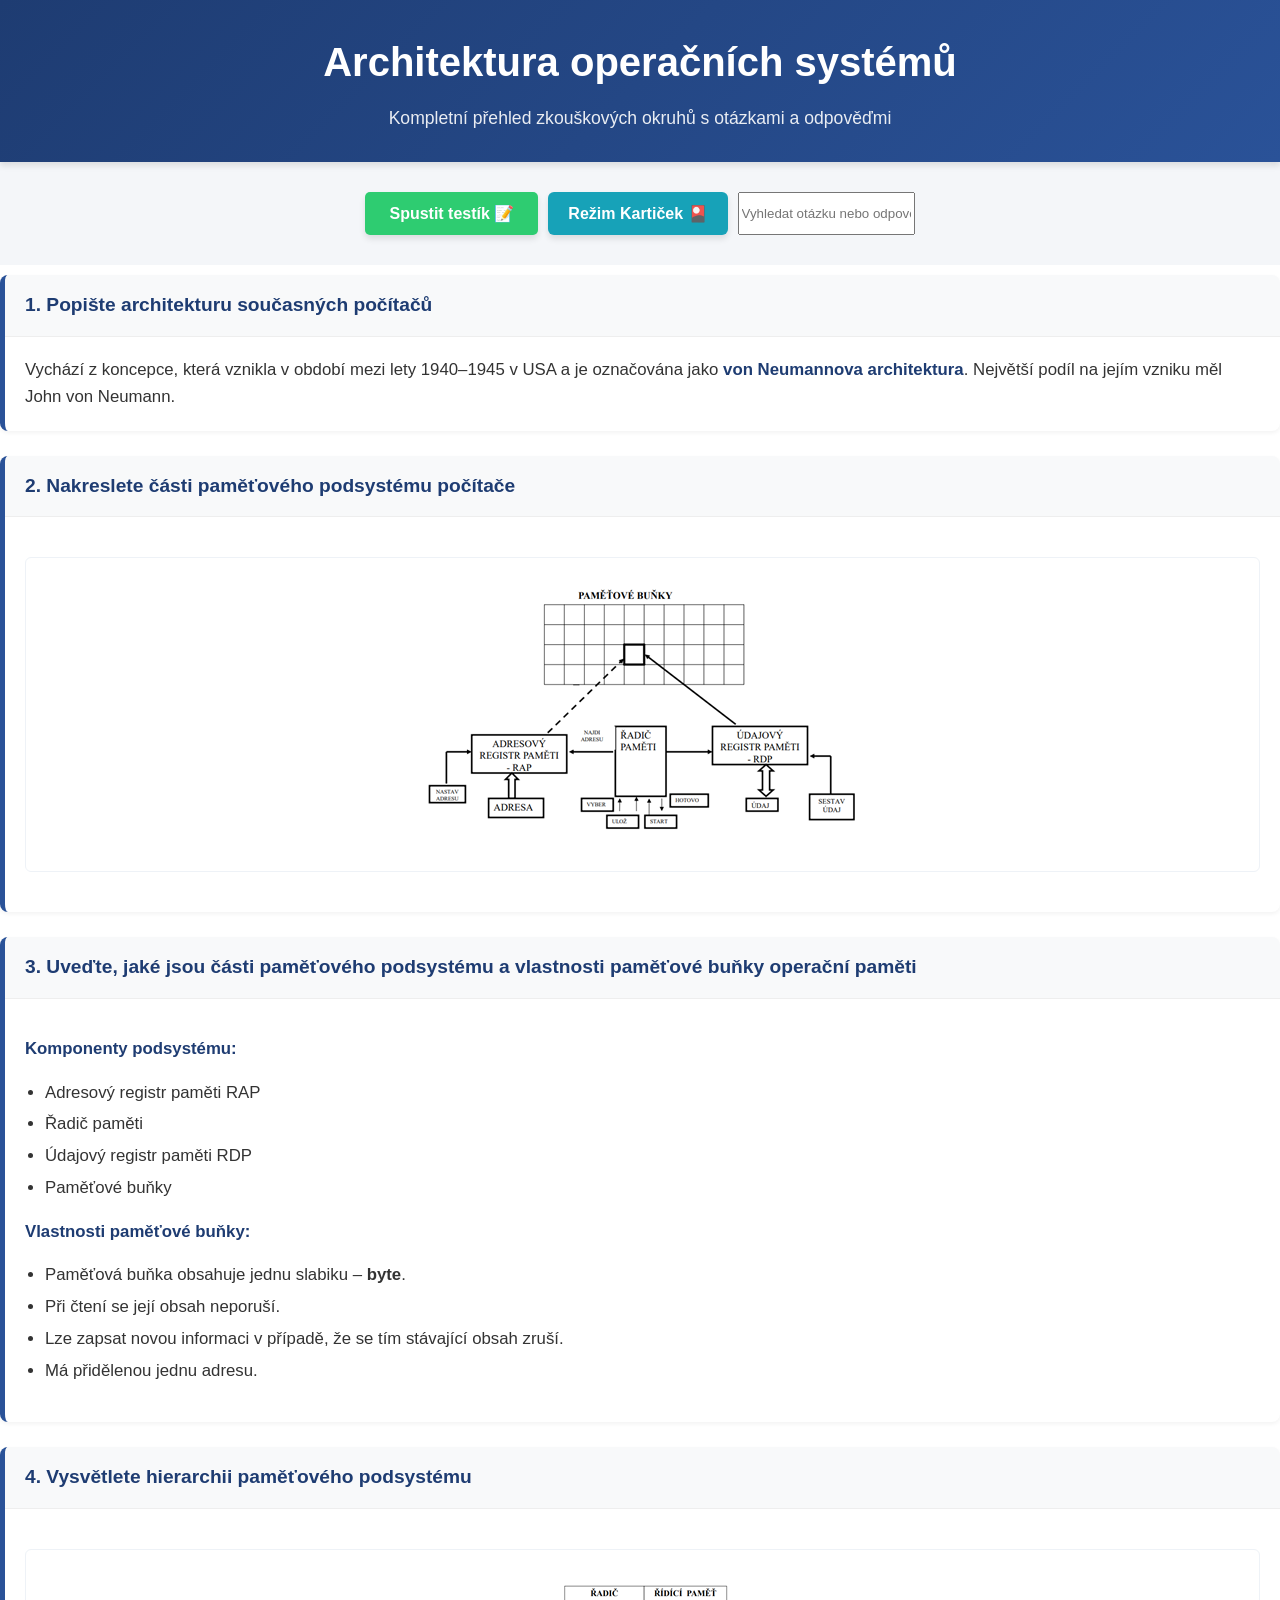
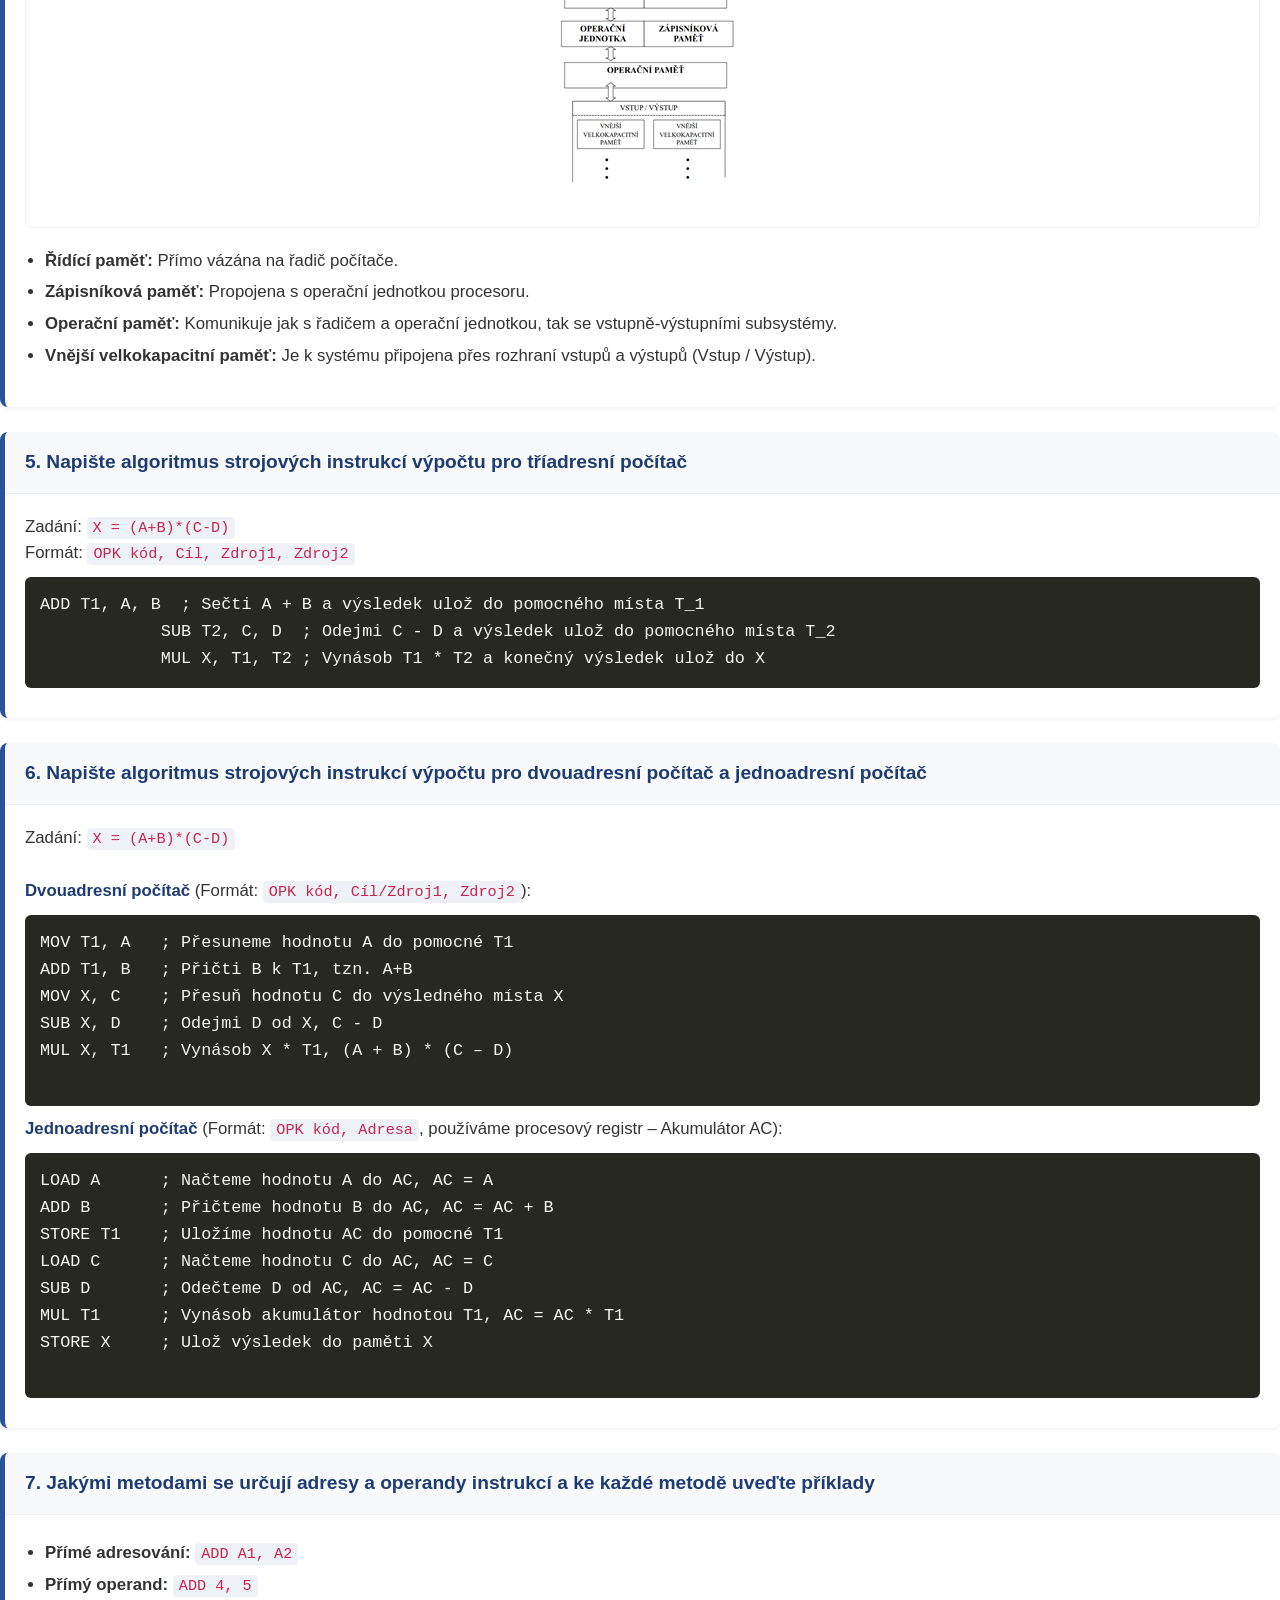
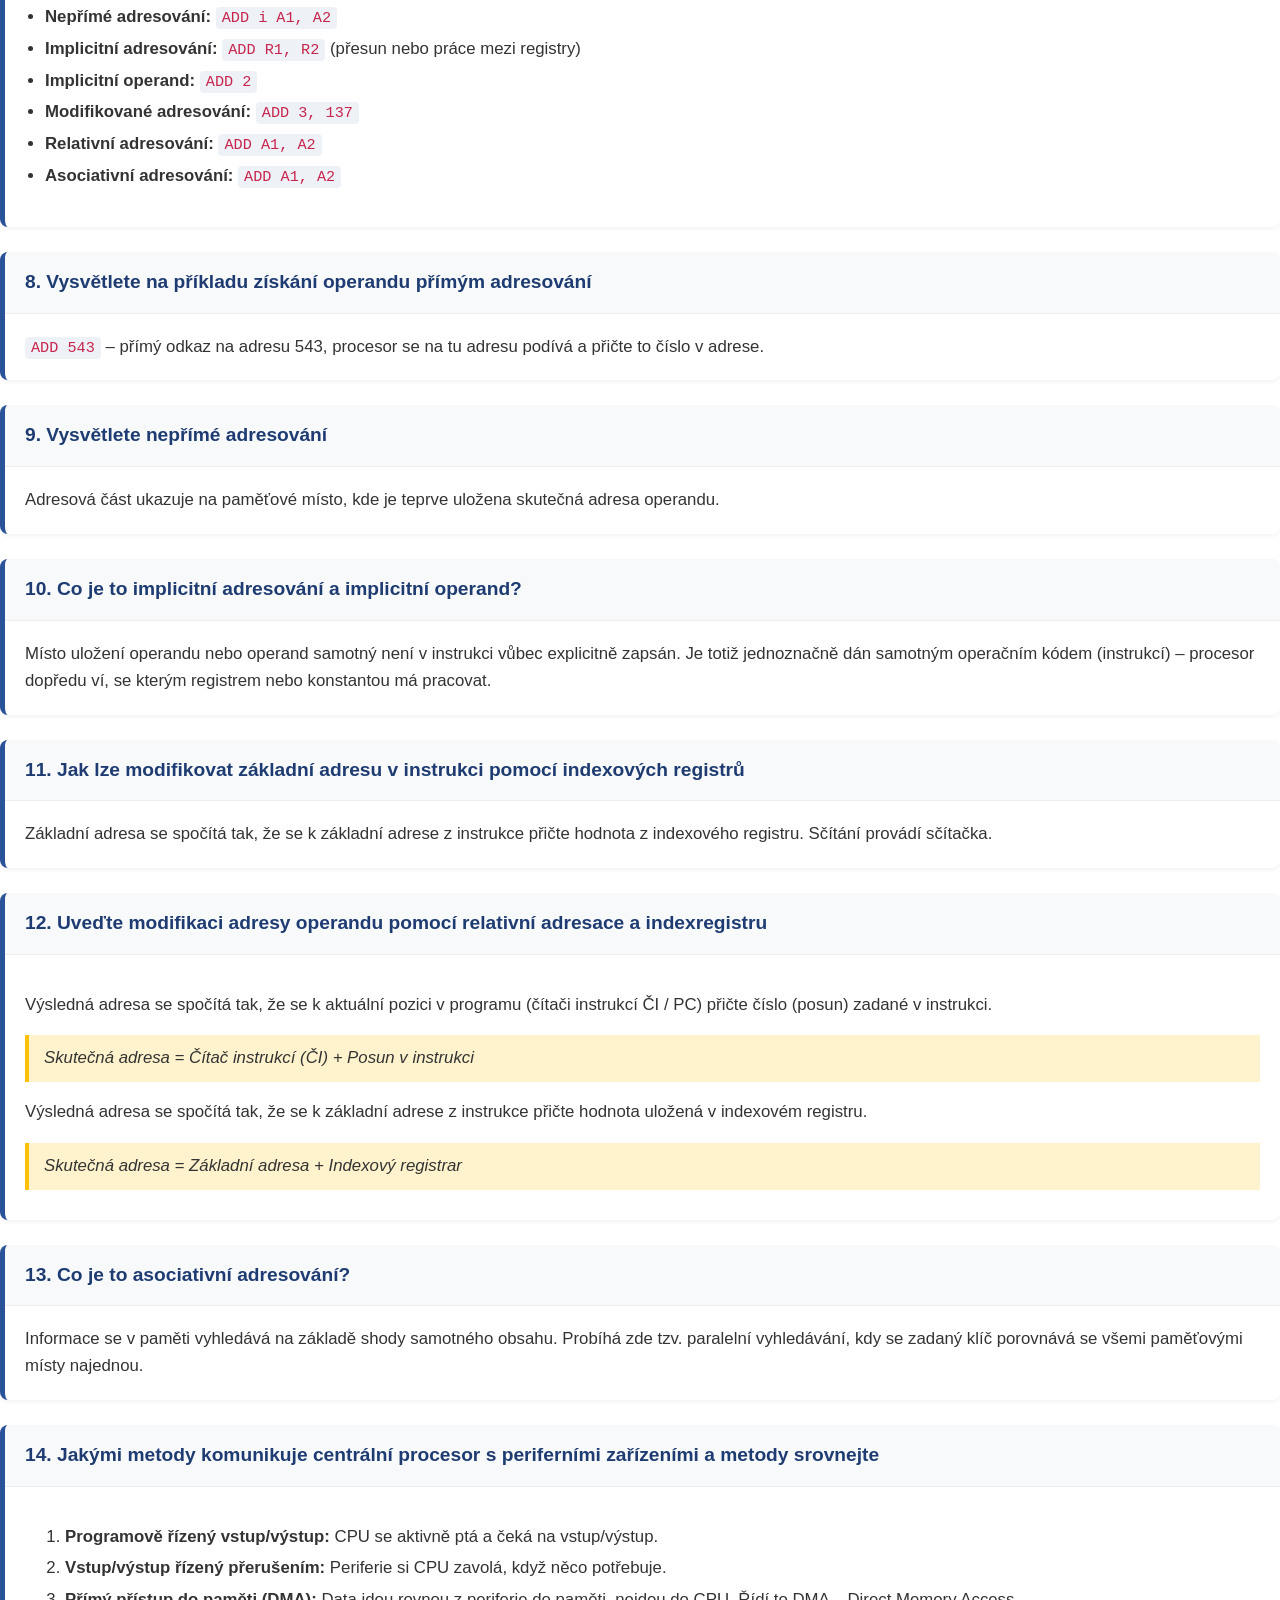
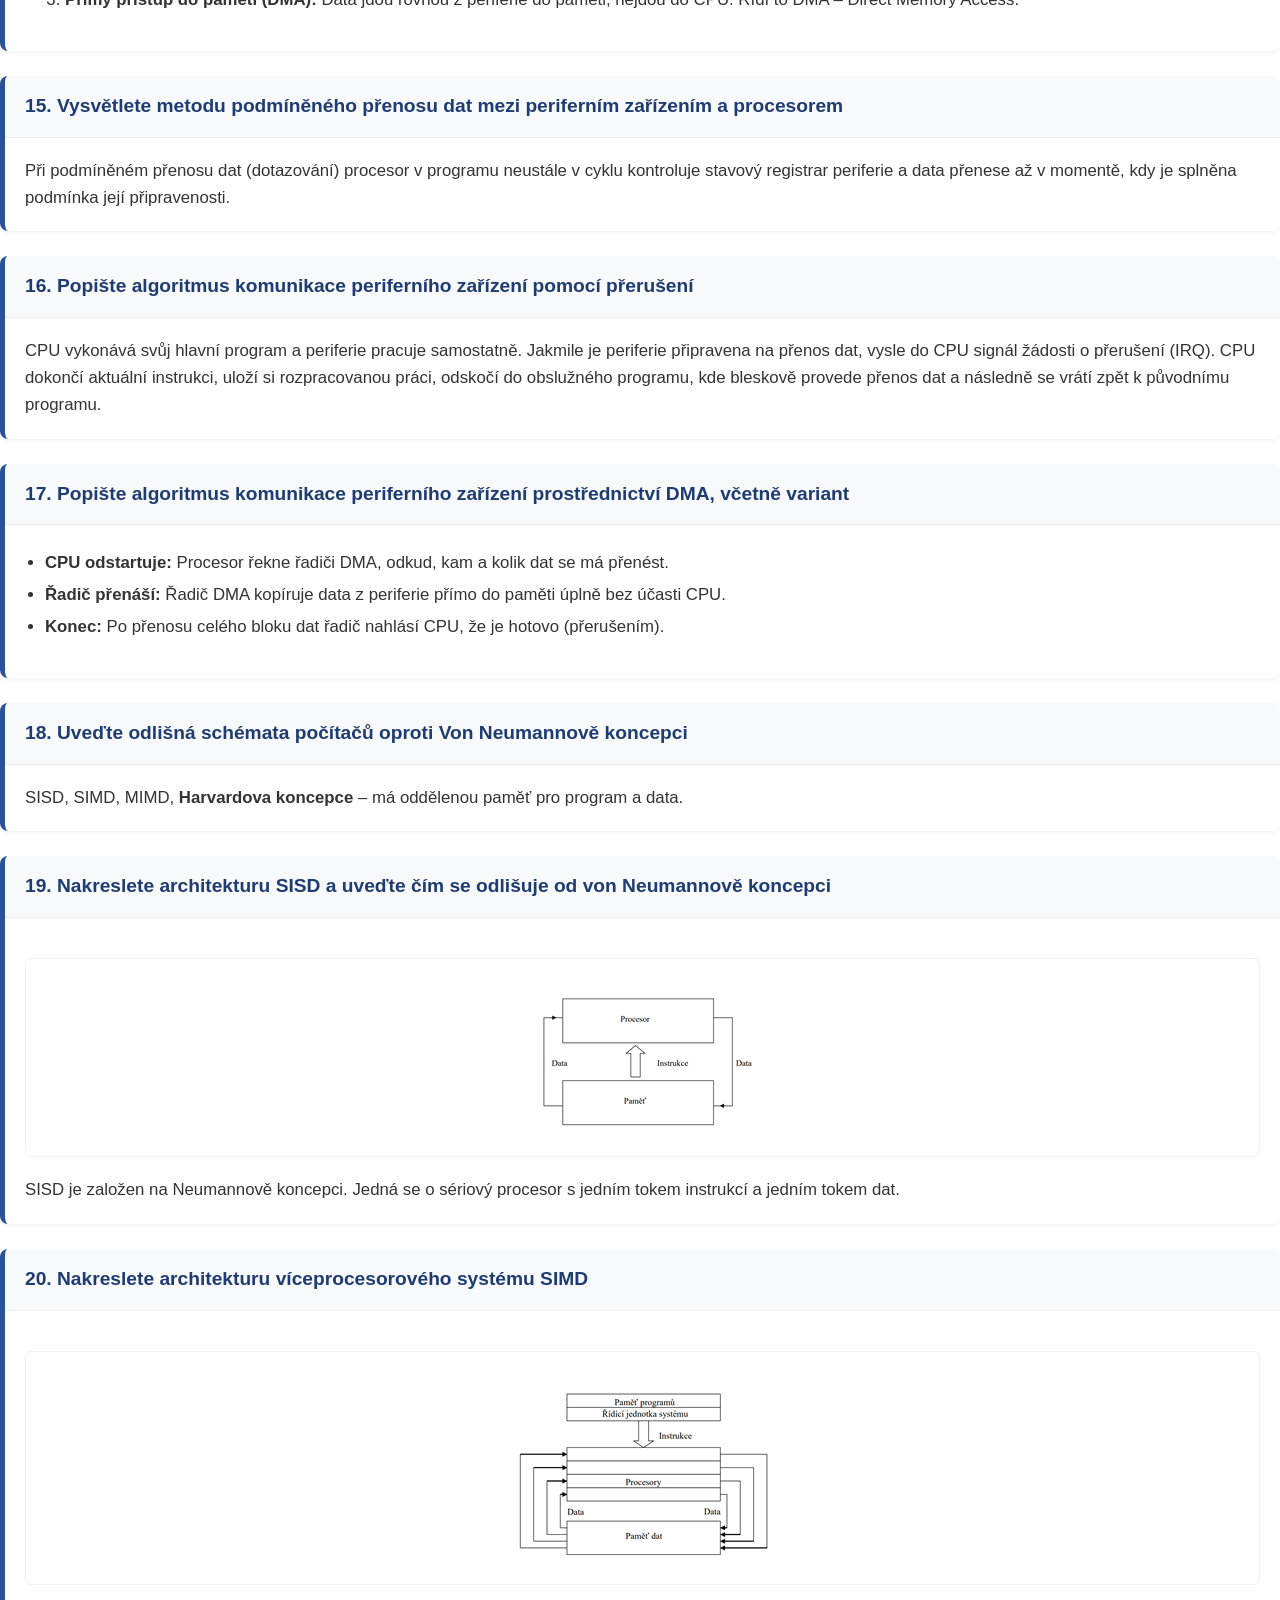
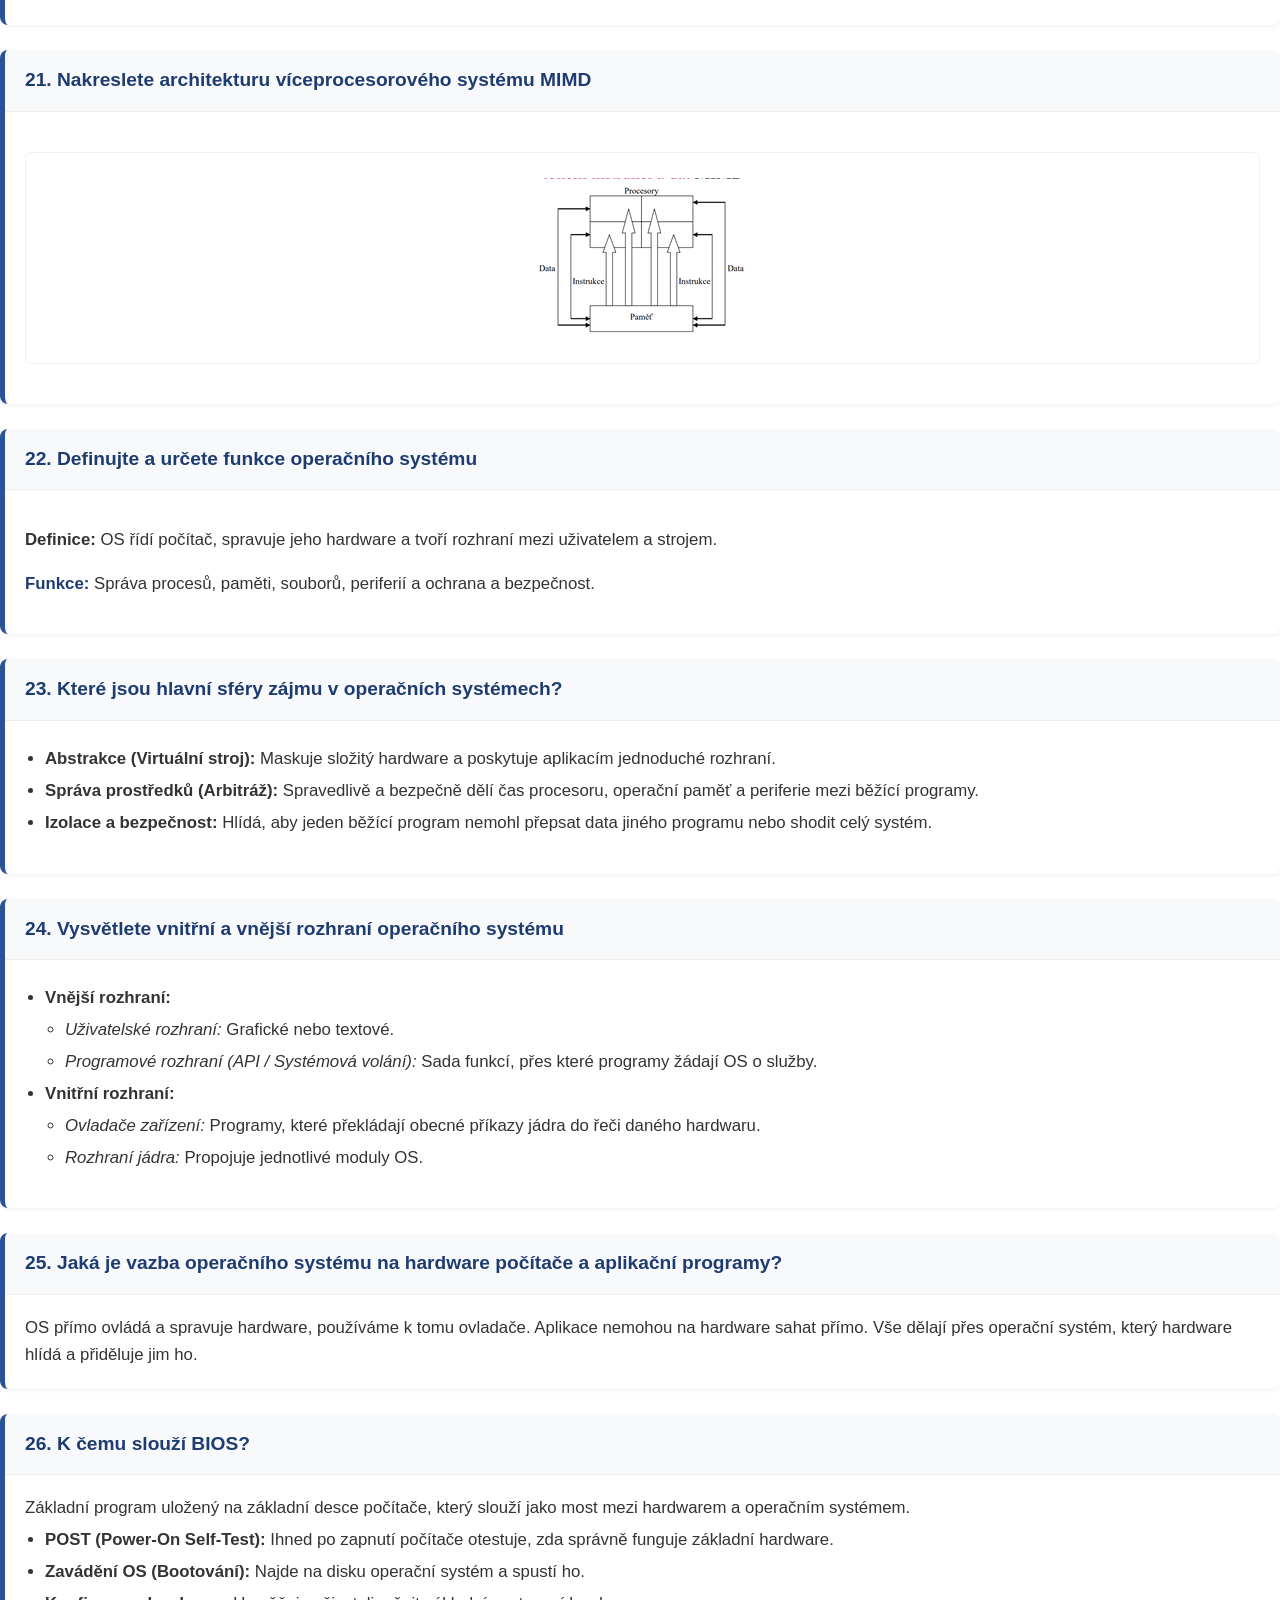
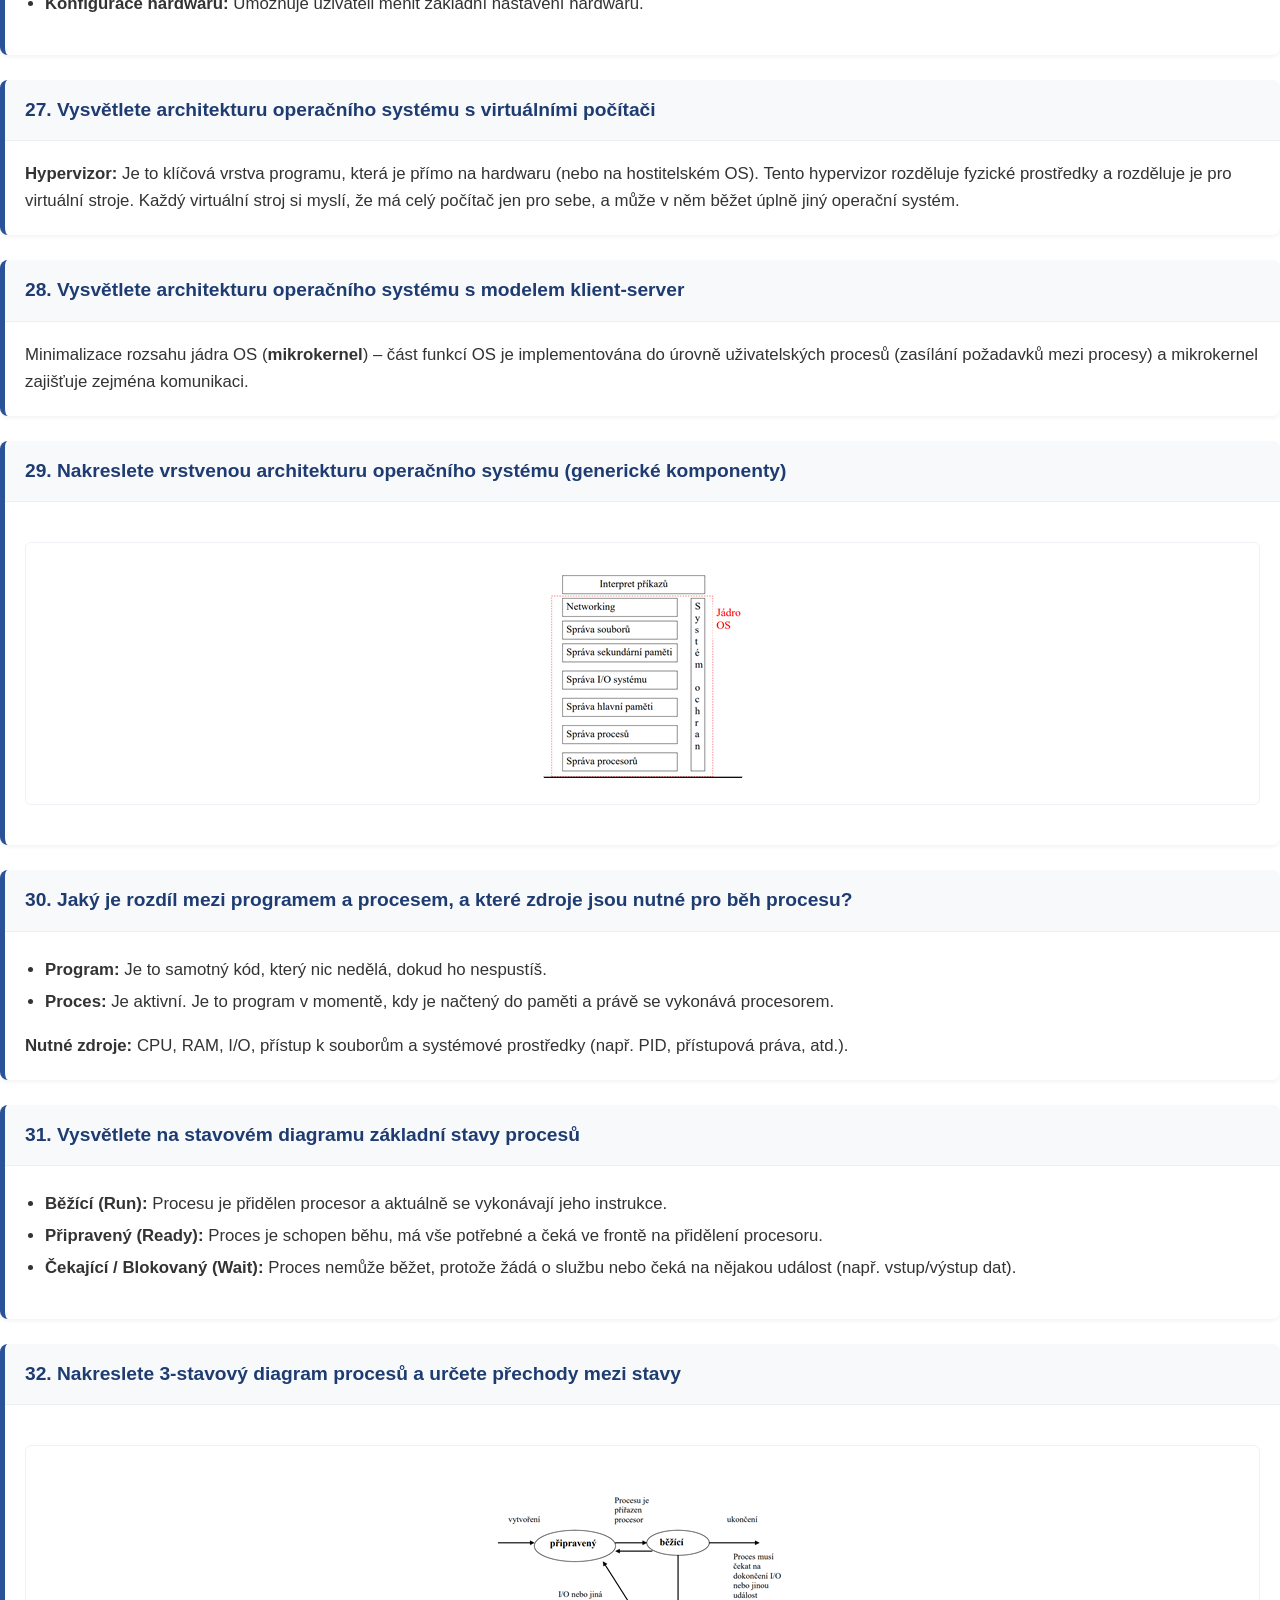
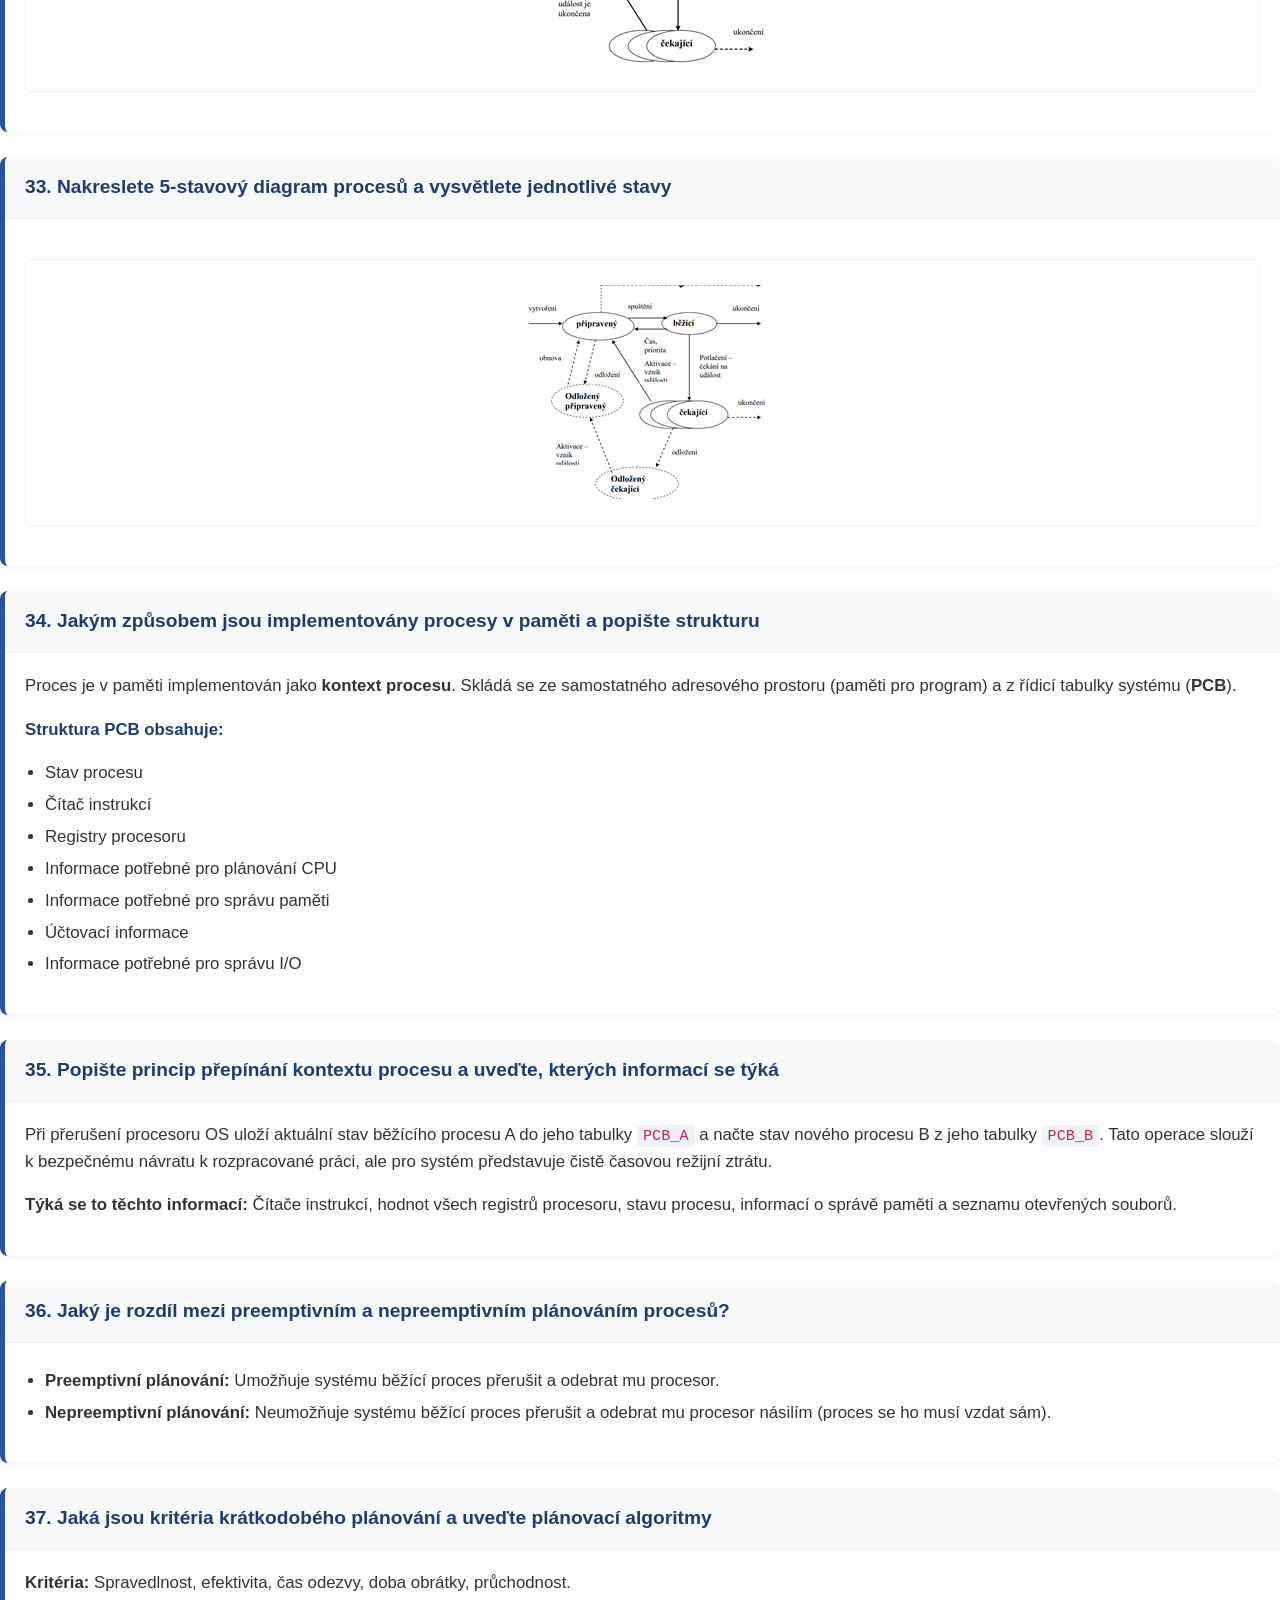
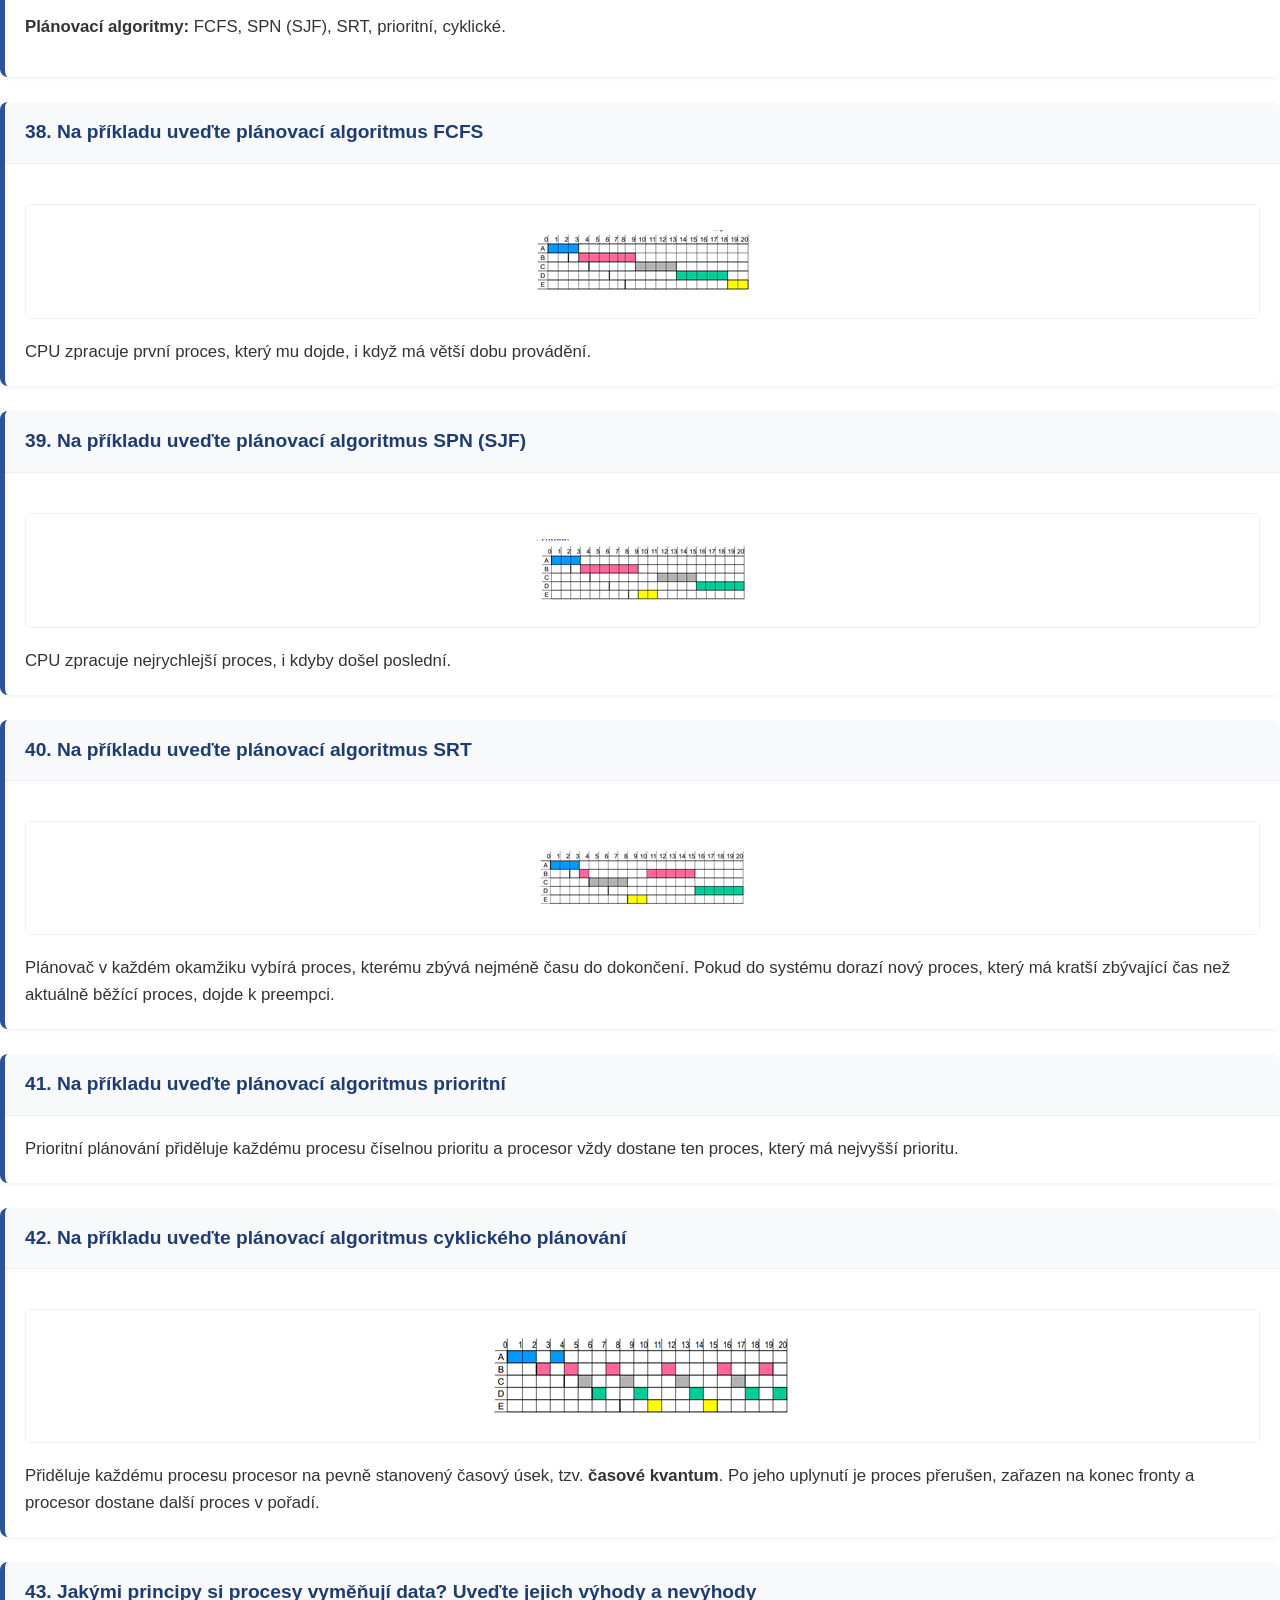
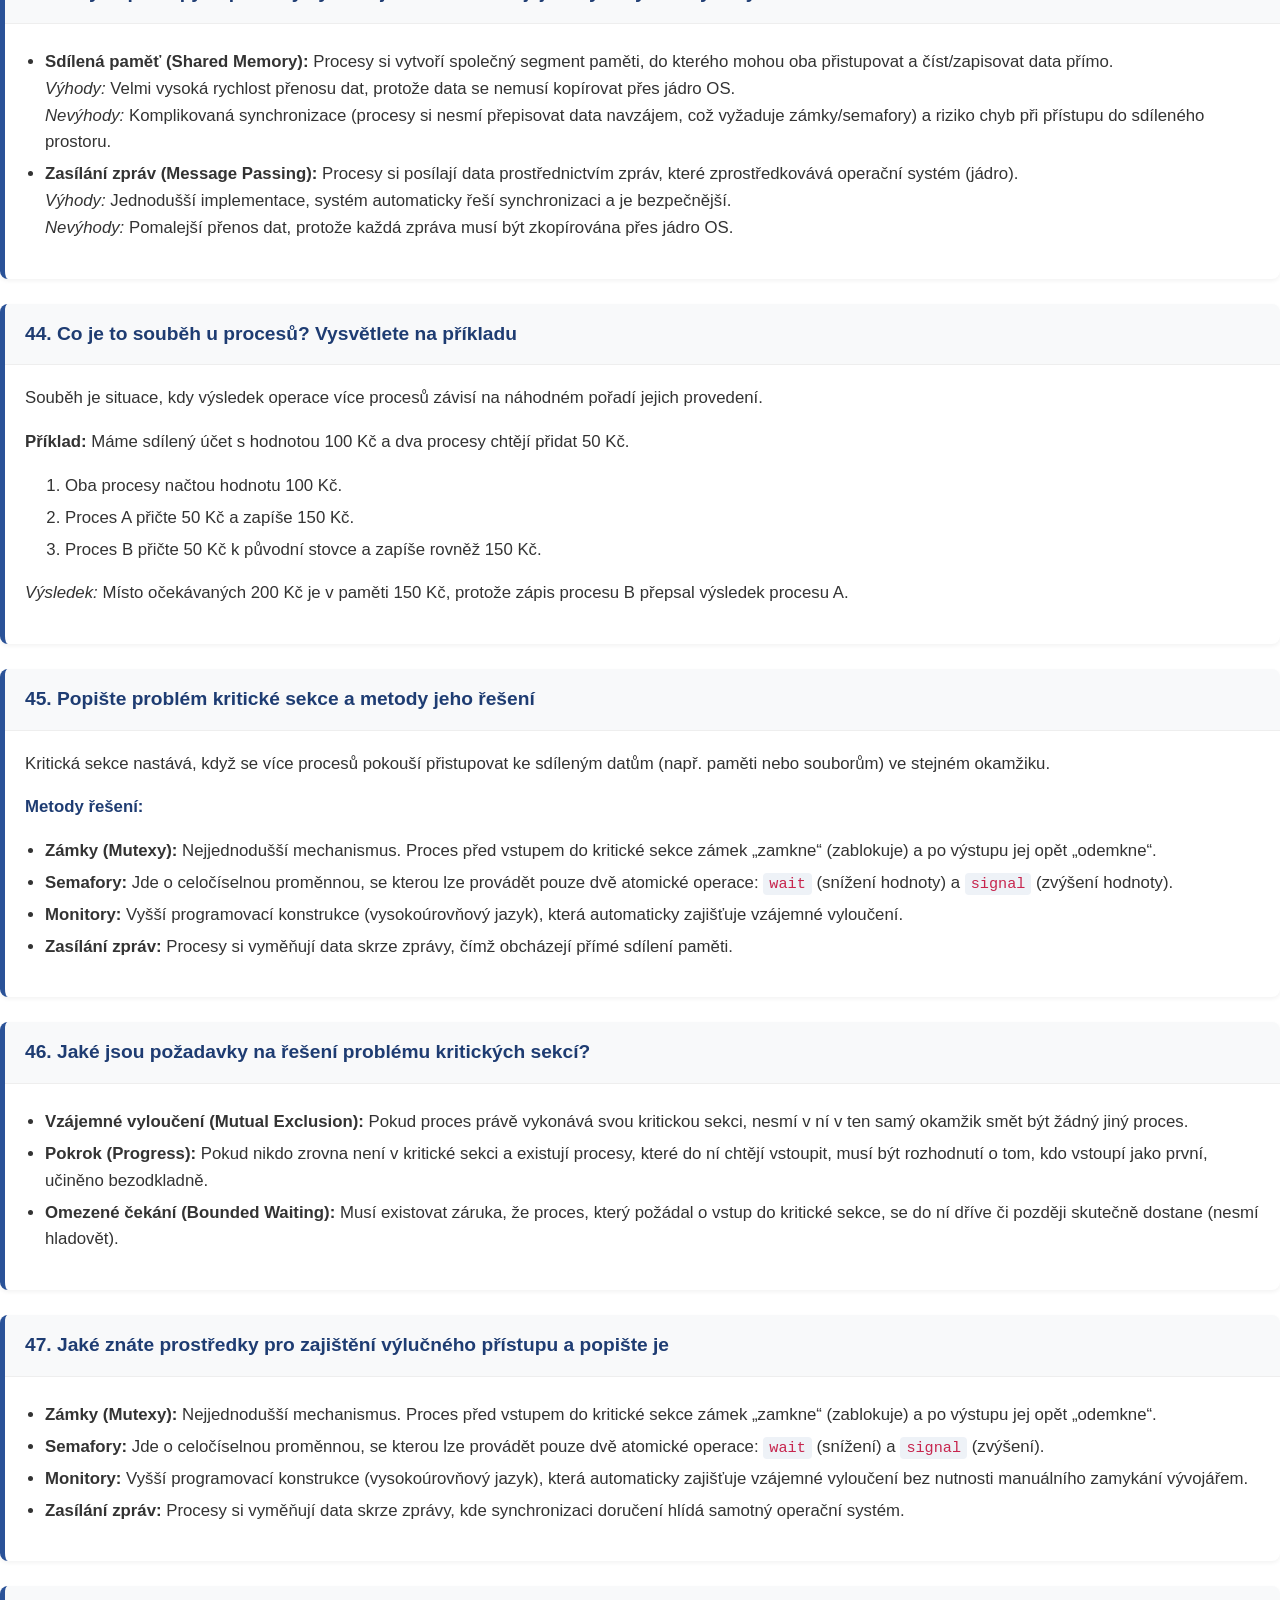
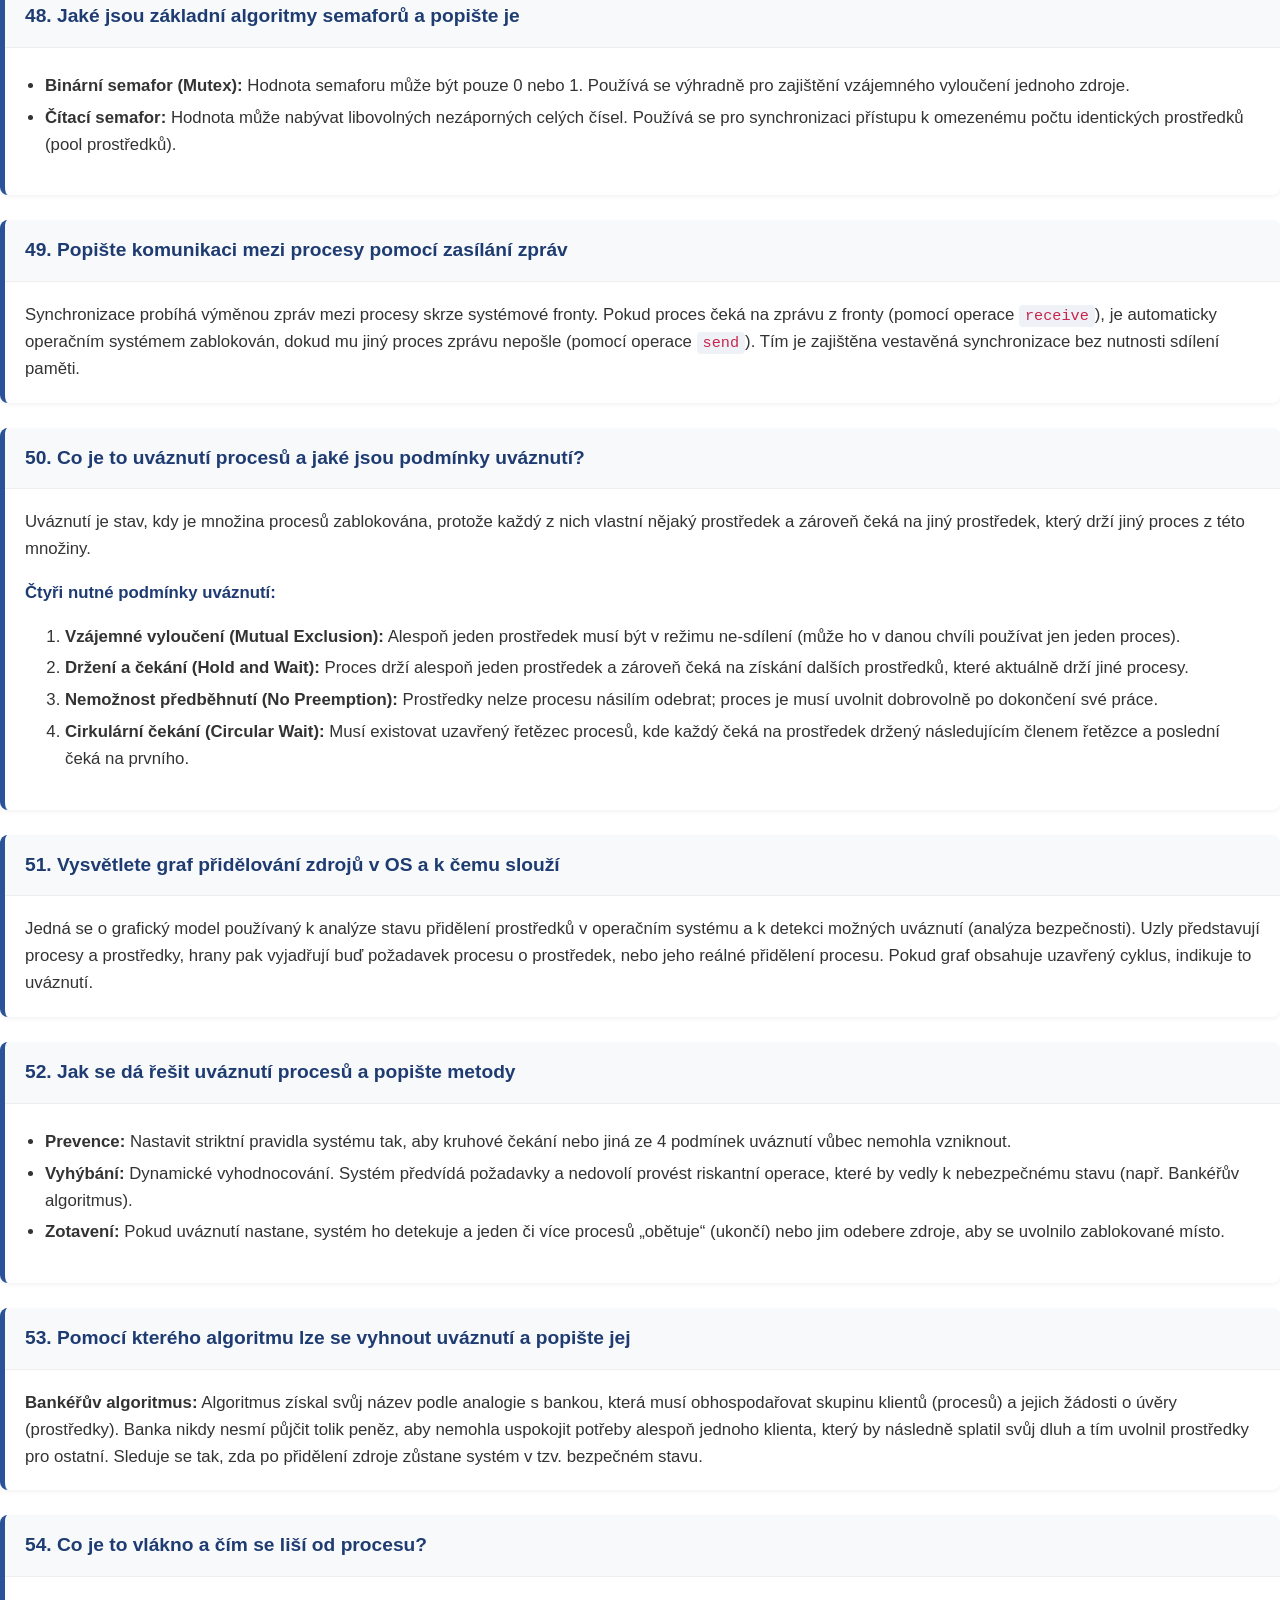
<file: webiste.html>
<!DOCTYPE html>
<html lang="cs">
<head>
    <meta charset="UTF-8">
    <meta name="viewport" content="width=device-width, initial-scale=1.0">
    <title>Architektura operačních systémů - Přehled okruhů</title>
    <link rel="stylesheet" href="styles.css">
</head>
<body>

<header>
    <h1>Architektura operačních systémů</h1>
    <p>Kompletní přehled zkouškových okruhů s otázkami a odpověďmi</p>
</header>

<div class="container">

    <div class="nav-container">
    <button id="btn-toggle-test" class="btn btn-success" onclick="startTest()">Spustit testík 📝</button>
    <button id="btn-toggle-study" class="btn btn-secondary" onclick="startStudy()" style="display: none;">Zpět na studium 📚</button>
    <button id="btn-toggle-flashcards" class="btn btn-info" onclick="startFlashcards()" style="background-color: #17a2b8; color: white; padding: 10px 20px; border: none; border-radius: 6px; cursor: pointer; font-weight: 600;">Režim Kartiček 🎴</button>
    <input type="text" id="search-input" placeholder="Vyhledat otázku nebo odpověď...">
</div>
<div id="flashcards-view" style="display: none;">
        <div class="test-progress-info">
            Kartička <span id="current-flashcard-num">1</span> ze <span id="total-flashcards-num">0</span>
        </div>
        
        <div class="flashcard-container">
            <div id="flashcard-box" class="flashcard">
                <div class="flashcard-front">
                    <span class="card-label">Otázka (klikni pro otočení)</span>
                    <div id="flashcard-front-text" style="font-size: 18px; font-weight: 600;"></div>
                </div>
                <div class="flashcard-back">
                    <span class="card-label">Správná odpověď</span>
                    <div id="flashcard-back-text"></div>
                </div>
            </div>
        </div>

        <div class="navigation-buttons-group" style="display: flex; gap: 10px; justify-content: center;">
            <button id="btn-prev-flashcard" class="btn btn-secondary" onclick="previousFlashcard()">← Předchozí</button>
            <button id="btn-next-flashcard" class="btn btn-primary" onclick="nextFlashcard()">Další kartička →</button>
        </div>
    </div>

<div id="test-view" style="display: none;">
    <div class="test-progress-info">
        Otázka <span id="current-question-num" class="progress-number">1</span> z <span id="total-questions-num" class="progress-number">0</span>
        <span id="question-status-indicator"></span>
    </div>
    
    <div id="test-question-area"></div>
    
    <div class="answer-section">
        <label for="test-user-input" class="input-label">Vaše odpověď (na vyzkoušení):</label>
        <textarea id="test-user-input" class="test-input" placeholder="Zkuste vlastními slovy odpovědět..."></textarea>
    </div>

    <div class="action-buttons-group">
        <button id="btn-check" class="btn btn-primary" onclick="checkAnswer()">Zkontrolovat odpověď</button>
        <button id="btn-toggle-done" class="btn btn-outline" onclick="toggleQuestionDone()">Umím to!</button>
    </div>

    <div class="settings-box">
        <label for="toggle-remember" class="checkbox-label">
            <input type="checkbox" id="toggle-remember" checked>
            <span>Pamatovat si stav "Umím to" i po zavření prohlížeče</span>
        </label>
    </div>

    <div class="navigation-buttons-group">
        <button id="btn-prev-question" class="btn btn-secondary" onclick="previousQuestion()">← Zpět</button>
        <button id="btn-next-question" class="btn btn-secondary" onclick="nextQuestion()">Další →</button>
    </div>

    <div id="test-feedback-box" class="test-feedback" style="display: none;">
        <strong class="feedback-title">Správná vzorová odpověď:</strong>
        <div id="test-correct-answer-text">Zde se ukáže klíč.</div>
    </div>
</div>
    </div>

    <div id="study-view">
   
    <div class="qa-card">
        <h2 class="question">1. Popište architekturu současných počítačů</h2>
        <div class="answer">
            Vychází z koncepce, která vznikla v období mezi lety 1940–1945 v USA a je označována jako <span class="highlight">von Neumannova architektura</span>. Největší podíl na jejím vzniku měl John von Neumann.
        </div>
    </div>

    <div class="qa-card">
        <h2 class="question">2. Nakreslete části paměťového podsystému počítače</h2>
        <div class="answer">
            <div class="diagram-box">
                <img src="1.png" alt="Schéma paměťového podsystému" />
            </div>
        </div>
    </div>
             
    <div class="qa-card">
        <h2 class="question">3. Uveďte, jaké jsou části paměťového podsystému a vlastnosti paměťové buňky operační paměti</h2>
        <div class="answer">
            <p><span class="highlight">Komponenty podsystému:</span></p>
            <ul>
                <li>Adresový registr paměti RAP</li>
                <li>Řadič paměti</li>
                <li>Údajový registr paměti RDP</li>
                <li>Paměťové buňky</li>
            </ul>

            <p><span class="highlight">Vlastnosti paměťové buňky:</span></p>
            <ul>
                <li>Paměťová buňka obsahuje jednu slabiku – <strong>byte</strong>.</li>
                <li>Při čtení se její obsah neporuší.</li>
                <li>Lze zapsat novou informaci v případě, že se tím stávající obsah zruší.</li>
                <li>Má přidělenou jednu adresu.</li>
            </ul>
        </div>
    </div>

    <div class="qa-card">
        <h2 class="question">4. Vysvětlete hierarchii paměťového podsystému</h2>
        <div class="answer">
            <div class="diagram-box">
                <img src="2.png" alt="Hierarchie paměťového podsystému" />
            </div>
            <ul>
                <li><strong>Řídící paměť:</strong> Přímo vázána na řadič počítače.</li>
                <li><strong>Zápisníková paměť:</strong> Propojena s operační jednotkou procesoru.</li>
                <li><strong>Operační paměť:</strong> Komunikuje jak s řadičem a operační jednotkou, tak se vstupně-výstupními subsystémy.</li>
                <li><strong>Vnější velkokapacitní paměť:</strong> Je k systému připojena přes rozhraní vstupů a výstupů (Vstup / Výstup).</li>
            </ul>
        </div>
    </div>

    <div class="qa-card">
        <h2 class="question">5. Napište algoritmus strojových instrukcí výpočtu pro tříadresní počítač</h2>
        <div class="answer">
            Zadání: <code>X = (A+B)*(C-D)</code><br>
            Formát: <code>OPK kód, Cíl, Zdroj1, Zdroj2</code>
            <pre>ADD T1, A, B  ; Sečti A + B a výsledek ulož do pomocného místa T_1
            SUB T2, C, D  ; Odejmi C - D a výsledek ulož do pomocného místa T_2
            MUL X, T1, T2 ; Vynásob T1 * T2 a konečný výsledek ulož do X</pre>
        </div>
    </div>

    <div class="qa-card">
        <h2 class="question">6. Napište algoritmus strojových instrukcí výpočtu pro dvouadresní počítač a jednoadresní počítač</h2>
        <div class="answer">
            Zadání: <code>X = (A+B)*(C-D)</code><br><br>
            
            <span class="highlight">Dvouadresní počítač</span> (Formát: <code>OPK kód, Cíl/Zdroj1, Zdroj2</code>):
            <pre>
MOV T1, A   ; Přesuneme hodnotu A do pomocné T1
ADD T1, B   ; Přičti B k T1, tzn. A+B
MOV X, C    ; Přesuň hodnotu C do výsledného místa X
SUB X, D    ; Odejmi D od X, C - D
MUL X, T1   ; Vynásob X * T1, (A + B) * (C – D)
            </pre>

            <span class="highlight">Jednoadresní počítač</span> (Formát: <code>OPK kód, Adresa</code>, používáme procesový registr – Akumulátor AC):
            <pre>
LOAD A      ; Načteme hodnotu A do AC, AC = A
ADD B       ; Přičteme hodnotu B do AC, AC = AC + B
STORE T1    ; Uložíme hodnotu AC do pomocné T1
LOAD C      ; Načteme hodnotu C do AC, AC = C
SUB D       ; Odečteme D od AC, AC = AC - D
MUL T1      ; Vynásob akumulátor hodnotou T1, AC = AC * T1
STORE X     ; Ulož výsledek do paměti X
            </pre>
        </div>
    </div>

    <div class="qa-card">
        <h2 class="question">7. Jakými metodami se určují adresy a operandy instrukcí a ke každé metodě uveďte příklady</h2>
        <div class="answer">
            <ul>
                <li><strong>Přímé adresování:</strong> <code>ADD A1, A2</code></li>
                <li><strong>Přímý operand:</strong> <code>ADD 4, 5</code></li>
                <li><strong>Nepřímé adresování:</strong> <code>ADD i A1, A2</code></li>
                <li><strong>Implicitní adresování:</strong> <code>ADD R1, R2</code> (přesun nebo práce mezi registry)</li>
                <li><strong>Implicitní operand:</strong> <code>ADD 2</code></li>
                <li><strong>Modifikované adresování:</strong> <code>ADD 3, 137</code></li>
                <li><strong>Relativní adresování:</strong> <code>ADD A1, A2</code></li>
                <li><strong>Asociativní adresování:</strong> <code>ADD A1, A2</code></li>
            </ul>
        </div>
    </div>

    <div class="qa-card">
        <h2 class="question">8. Vysvětlete na příkladu získání operandu přímým adresování</h2>
        <div class="answer">
            <code>ADD 543</code> – přímý odkaz na adresu 543, procesor se na tu adresu podívá a přičte to číslo v adrese.
        </div>
    </div>

    <div class="qa-card">
        <h2 class="question">9. Vysvětlete nepřímé adresování</h2>
        <div class="answer">
            Adresová část ukazuje na paměťové místo, kde je teprve uložena skutečná adresa operandu.
        </div>
    </div>

    <div class="qa-card">
        <h2 class="question">10. Co je to implicitní adresování a implicitní operand?</h2>
        <div class="answer">
            Místo uložení operandu nebo operand samotný není v instrukci vůbec explicitně zapsán. Je totiž jednoznačně dán samotným operačním kódem (instrukcí) – procesor dopředu ví, se kterým registrem nebo konstantou má pracovat.
        </div>
    </div>

    <div class="qa-card">
        <h2 class="question">11. Jak lze modifikovat základní adresu v instrukci pomocí indexových registrů</h2>
        <div class="answer">
            Základní adresa se spočítá tak, že se k základní adrese z instrukce přičte hodnota z indexového registru. Sčítání provádí sčítačka.
        </div>
    </div>

    <div class="qa-card">
        <h2 class="question">12. Uveďte modifikaci adresy operandu pomocí relativní adresace a indexregistru</h2>
        <div class="answer">
            <p>Výsledná adresa se spočítá tak, že se k aktuální pozici v programu (čítači instrukcí ČI / PC) přičte číslo (posun) zadané v instrukci.</p>
            <div class="formula">Skutečná adresa = Čítač instrukcí (ČI) + Posun v instrukci</div>
            
            <p>Výsledná adresa se spočítá tak, že se k základní adrese z instrukce přičte hodnota uložená v indexovém registru.</p>
            <div class="formula">Skutečná adresa = Základní adresa + Indexový registrar</div>
        </div>
    </div>

    <div class="qa-card">
        <h2 class="question">13. Co je to asociativní adresování?</h2>
        <div class="answer">
            Informace se v paměti vyhledává na základě shody samotného obsahu. Probíhá zde tzv. paralelní vyhledávání, kdy se zadaný klíč porovnává se všemi paměťovými místy najednou.
        </div>
    </div>

    <div class="qa-card">
        <h2 class="question">14. Jakými metody komunikuje centrální procesor s periferními zařízeními a metody srovnejte</h2>
        <div class="answer">
            <ol>
                <li><strong>Programově řízený vstup/výstup:</strong> CPU se aktivně ptá a čeká na vstup/výstup.</li>
                <li><strong>Vstup/výstup řízený přerušením:</strong> Periferie si CPU zavolá, když něco potřebuje.</li>
                <li><strong>Přímý přístup do paměti (DMA):</strong> Data jdou rovnou z periferie do paměti, nejdou do CPU. Řídí to DMA – Direct Memory Access.</li>
            </ol>
        </div>
    </div>

    <div class="qa-card">
        <h2 class="question">15. Vysvětlete metodu podmíněného přenosu dat mezi periferním zařízením a procesorem</h2>
        <div class="answer">
            Při podmíněném přenosu dat (dotazování) procesor v programu neustále v cyklu kontroluje stavový registrar periferie a data přenese až v momentě, kdy je splněna podmínka její připravenosti.
        </div>
    </div>

    <div class="qa-card">
        <h2 class="question">16. Popište algoritmus komunikace periferního zařízení pomocí přerušení</h2>
        <div class="answer">
            CPU vykonává svůj hlavní program a periferie pracuje samostatně. Jakmile je periferie připravena na přenos dat, vysle do CPU signál žádosti o přerušení (IRQ). CPU dokončí aktuální instrukci, uloží si rozpracovanou práci, odskočí do obslužného programu, kde bleskově provede přenos dat a následně se vrátí zpět k původnímu programu.
        </div>
    </div>

    <div class="qa-card">
        <h2 class="question">17. Popište algoritmus komunikace periferního zařízení prostřednictví DMA, včetně variant</h2>
        <div class="answer">
            <ul>
                <li><strong>CPU odstartuje:</strong> Procesor řekne řadiči DMA, odkud, kam a kolik dat se má přenést.</li>
                <li><strong>Řadič přenáší:</strong> Řadič DMA kopíruje data z periferie přímo do paměti úplně bez účasti CPU.</li>
                <li><strong>Konec:</strong> Po přenosu celého bloku dat řadič nahlásí CPU, že je hotovo (přerušením).</li>
            </ul>
        </div>
    </div>

    <div class="qa-card">
        <h2 class="question">18. Uveďte odlišná schémata počítačů oproti Von Neumannově koncepci</h2>
        <div class="answer">
            SISD, SIMD, MIMD, <strong>Harvardova koncepce</strong> – má oddělenou paměť pro program a data.
        </div>
    </div>

    <div class="qa-card">
        <h2 class="question">19. Nakreslete architekturu SISD a uveďte čím se odlišuje od von Neumannově koncepci</h2>
        <div class="answer">
            <div class="diagram-box">
                <img src="3.png" alt="Architektura SISD" />
            </div>
            SISD je založen na Neumannově koncepci. Jedná se o sériový procesor s jedním tokem instrukcí a jedním tokem dat.
        </div>
    </div>

    <div class="qa-card">
        <h2 class="question">20. Nakreslete architekturu víceprocesorového systému SIMD</h2>
        <div class="answer">
            <div class="diagram-box">
                <img src="4.png" alt="Architektura SIMD" />
            </div>
        </div>
    </div>

    <div class="qa-card">
        <h2 class="question">21. Nakreslete architekturu víceprocesorového systému MIMD</h2>
        <div class="answer">
            <div class="diagram-box">
                <img src="5.png" alt="Architektura MIMD" />
            </div>
        </div>
    </div>

    <div class="qa-card">
        <h2 class="question">22. Definujte a určete funkce operačního systému</h2>
        <div class="answer">
            <p><strong>Definice:</strong> OS řídí počítač, spravuje jeho hardware a tvoří rozhraní mezi uživatelem a strojem.</p>
            <p><span class="highlight">Funkce:</span> Správa procesů, paměti, souborů, periferií a ochrana a bezpečnost.</p>
        </div>
    </div>

    <div class="qa-card">
        <h2 class="question">23. Které jsou hlavní sféry zájmu v operačních systémech?</h2>
        <div class="answer">
            <ul>
                <li><strong>Abstrakce (Virtuální stroj):</strong> Maskuje složitý hardware a poskytuje aplikacím jednoduché rozhraní.</li>
                <li><strong>Správa prostředků (Arbitráž):</strong> Spravedlivě a bezpečně dělí čas procesoru, operační paměť a periferie mezi běžící programy.</li>
                <li><strong>Izolace a bezpečnost:</strong> Hlídá, aby jeden běžící program nemohl přepsat data jiného programu nebo shodit celý systém.</li>
            </ul>
        </div>
    </div>

    <div class="qa-card">
        <h2 class="question">24. Vysvětlete vnitřní a vnější rozhraní operačního systému</h2>
        <div class="answer">
            <ul>
                <li><strong>Vnější rozhraní:</strong>
                    <ul>
                        <li><em>Uživatelské rozhraní:</em> Grafické nebo textové.</li>
                        <li><em>Programové rozhraní (API / Systémová volání):</em> Sada funkcí, přes které programy žádají OS o služby.</li>
                    </ul>
                </li>
                <li><strong>Vnitřní rozhraní:</strong>
                    <ul>
                        <li><em>Ovladače zařízení:</em> Programy, které překládají obecné příkazy jádra do řeči daného hardwaru.</li>
                        <li><em>Rozhraní jádra:</em> Propojuje jednotlivé moduly OS.</li>
                    </ul>
                </li>
            </ul>
        </div>
    </div>

    <div class="qa-card">
        <h2 class="question">25. Jaká je vazba operačního systému na hardware počítače a aplikační programy?</h2>
        <div class="answer">
            OS přímo ovládá a spravuje hardware, používáme k tomu ovladače. Aplikace nemohou na hardware sahat přímo. Vše dělají přes operační systém, který hardware hlídá a přiděluje jim ho.
        </div>
    </div>

    <div class="qa-card">
        <h2 class="question">26. K čemu slouží BIOS?</h2>
        <div class="answer">
            Základní program uložený na základní desce počítače, který slouží jako most mezi hardwarem a operačním systémem.
            <ul>
                <li><strong>POST (Power-On Self-Test):</strong> Ihned po zapnutí počítače otestuje, zda správně funguje základní hardware.</li>
                <li><strong>Zavádění OS (Bootování):</strong> Najde na disku operační systém a spustí ho.</li>
                <li><strong>Konfigurace hardwaru:</strong> Umožňuje uživateli měnit základní nastavení hardwaru.</li>
            </ul>
        </div>
    </div>

    <div class="qa-card">
        <h2 class="question">27. Vysvětlete architekturu operačního systému s virtuálními počítači</h2>
        <div class="answer">
            <strong>Hypervizor:</strong> Je to klíčová vrstva programu, která je přímo na hardwaru (nebo na hostitelském OS). Tento hypervizor rozděluje fyzické prostředky a rozděluje je pro virtuální stroje. Každý virtuální stroj si myslí, že má celý počítač jen pro sebe, a může v něm běžet úplně jiný operační systém.
        </div>
    </div>

    <div class="qa-card">
        <h2 class="question">28. Vysvětlete architekturu operačního systému s modelem klient-server</h2>
        <div class="answer">
            Minimalizace rozsahu jádra OS (<strong>mikrokernel</strong>) – část funkcí OS je implementována do úrovně uživatelských procesů (zasílání požadavků mezi procesy) a mikrokernel zajišťuje zejména komunikaci.
        </div>
    </div>

    <div class="qa-card">
        <h2 class="question">29. Nakreslete vrstvenou architekturu operačního systému (generické komponenty)</h2>
        <div class="answer">
            <div class="diagram-box">
                <img src="6.png" alt="Vrstvená architektura operačního systému" />
            </div>
        </div>
    </div>

    <div class="qa-card">
        <h2 class="question">30. Jaký je rozdíl mezi programem a procesem, a které zdroje jsou nutné pro běh procesu?</h2>
        <div class="answer">
            <ul>
                <li><strong>Program:</strong> Je to samotný kód, který nic nedělá, dokud ho nespustíš.</li>
                <li><strong>Proces:</strong> Je aktivní. Je to program v momentě, kdy je načtený do paměti a právě se vykonává procesorem.</li>
            </ul>
            <strong>Nutné zdroje:</strong> CPU, RAM, I/O, přístup k souborům a systémové prostředky (např. PID, přístupová práva, atd.).
        </div>
    </div>

    <div class="qa-card">
        <h2 class="question">31. Vysvětlete na stavovém diagramu základní stavy procesů</h2>
        <div class="answer">
            <ul>
                <li><strong>Běžící (Run):</strong> Procesu je přidělen procesor a aktuálně se vykonávají jeho instrukce.</li>
                <li><strong>Připravený (Ready):</strong> Proces je schopen běhu, má vše potřebné a čeká ve frontě na přidělení procesoru.</li>
                <li><strong>Čekající / Blokovaný (Wait):</strong> Proces nemůže běžet, protože žádá o službu nebo čeká na nějakou událost (např. vstup/výstup dat).</li>
            </ul>
        </div>
    </div>

    <div class="qa-card">
        <h2 class="question">32. Nakreslete 3-stavový diagram procesů a určete přechody mezi stavy</h2>
        <div class="answer">
            <div class="diagram-box">
                <img src="7.png" alt="3-stavový diagram procesů" />
            </div>
        </div>
    </div>

    <div class="qa-card">
        <h2 class="question">33. Nakreslete 5-stavový diagram procesů a vysvětlete jednotlivé stavy</h2>
        <div class="answer">
            <div class="diagram-box">
                <img src="8.png" alt="5-stavový diagram procesů" />
            </div>
        </div>
    </div>

    <div class="qa-card">
        <h2 class="question">34. Jakým způsobem jsou implementovány procesy v paměti a popište strukturu</h2>
        <div class="answer">
            Proces je v paměti implementován jako <strong>kontext procesu</strong>. Skládá se ze samostatného adresového prostoru (paměti pro program) a z řídicí tabulky systému (<strong>PCB</strong>).
            <p><span class="highlight">Struktura PCB obsahuje:</span></p>
            <ul>
                <li>Stav procesu</li>
                <li>Čítač instrukcí</li>
                <li>Registry procesoru</li>
                <li>Informace potřebné pro plánování CPU</li>
                <li>Informace potřebné pro správu paměti</li>
                <li>Účtovací informace</li>
                <li>Informace potřebné pro správu I/O</li>
            </ul>
        </div>
    </div>

    <div class="qa-card">
        <h2 class="question">35. Popište princip přepínání kontextu procesu a uveďte, kterých informací se týká</h2>
        <div class="answer">
            Při přerušení procesoru OS uloží aktuální stav běžícího procesu A do jeho tabulky <code>PCB_A</code> a načte stav nového procesu B z jeho tabulky <code>PCB_B</code>. Tato operace slouží k bezpečnému návratu k rozpracované práci, ale pro systém představuje čistě časovou režijní ztrátu.
            <p><strong>Týká se to těchto informací:</strong> Čítače instrukcí, hodnot všech registrů procesoru, stavu procesu, informací o správě paměti a seznamu otevřených souborů.</p>
        </div>
    </div>

    <div class="qa-card">
        <h2 class="question">36. Jaký je rozdíl mezi preemptivním a nepreemptivním plánováním procesů?</h2>
        <div class="answer">
            <ul>
                <li><strong>Preemptivní plánování:</strong> Umožňuje systému běžící proces přerušit a odebrat mu procesor.</li>
                <li><strong>Nepreemptivní plánování:</strong> Neumožňuje systému běžící proces přerušit a odebrat mu procesor násilím (proces se ho musí vzdat sám).</li>
            </ul>
        </div>
    </div>

    <div class="qa-card">
        <h2 class="question">37. Jaká jsou kritéria krátkodobého plánování a uveďte plánovací algoritmy</h2>
        <div class="answer">
            <strong>Kritéria:</strong> Spravedlnost, efektivita, čas odezvy, doba obrátky, průchodnost.
            <p><strong>Plánovací algoritmy:</strong> FCFS, SPN (SJF), SRT, prioritní, cyklické.</p>
        </div>
    </div>

    <div class="qa-card">
        <h2 class="question">38. Na příkladu uveďte plánovací algoritmus FCFS</h2>
        <div class="answer">
            <div class="diagram-box">
                <img src="9.png" alt="Algoritmus FCFS" />
            </div>
            CPU zpracuje první proces, který mu dojde, i když má větší dobu provádění.
        </div>
    </div>

    <div class="qa-card">
        <h2 class="question">39. Na příkladu uveďte plánovací algoritmus SPN (SJF)</h2>
        <div class="answer">
            <div class="diagram-box">
                <img src="10.png" alt="Algoritmus SPN / SJF" />
            </div>
            CPU zpracuje nejrychlejší proces, i kdyby došel poslední.
        </div>
    </div>

    <div class="qa-card">
        <h2 class="question">40. Na příkladu uveďte plánovací algoritmus SRT</h2>
        <div class="answer">
            <div class="diagram-box">
                <img src="11.png" alt="Algoritmus SRT" />
            </div>
            Plánovač v každém okamžiku vybírá proces, kterému zbývá nejméně času do dokončení. Pokud do systému dorazí nový proces, který má kratší zbývající čas než aktuálně běžící proces, dojde k preempci.
        </div>
    </div>

    <div class="qa-card">
        <h2 class="question">41. Na příkladu uveďte plánovací algoritmus prioritní</h2>
        <div class="answer">
            Prioritní plánování přiděluje každému procesu číselnou prioritu a procesor vždy dostane ten proces, který má nejvyšší prioritu.
        </div>
    </div>

    <div class="qa-card">
        <h2 class="question">42. Na příkladu uveďte plánovací algoritmus cyklického plánování</h2>
        <div class="answer">
            <div class="diagram-box">
                <img src="12.png" alt="Cyklické plánování / Round Robin" />
            </div>
            Přiděluje každému procesu procesor na pevně stanovený časový úsek, tzv. <strong>časové kvantum</strong>. Po jeho uplynutí je proces přerušen, zařazen na konec fronty a procesor dostane další proces v pořadí.
        </div>
    </div>

    <div class="qa-card">
        <h2 class="question">43. Jakými principy si procesy vyměňují data? Uveďte jejich výhody a nevýhody</h2>
        <div class="answer">
            <ul>
                <li><strong>Sdílená paměť (Shared Memory):</strong>
                    Procesy si vytvoří společný segment paměti, do kterého mohou oba přistupovat a číst/zapisovat data přímo.
                    <br><em>Výhody:</em> Velmi vysoká rychlost přenosu dat, protože data se nemusí kopírovat přes jádro OS.
                    <br><em>Nevýhody:</em> Komplikovaná synchronizace (procesy si nesmí přepisovat data navzájem, což vyžaduje zámky/semafory) a riziko chyb při přístupu do sdíleného prostoru.
                </li>
                <li><strong>Zasílání zpráv (Message Passing):</strong>
                    Procesy si posílají data prostřednictvím zpráv, které zprostředkovává operační systém (jádro).
                    <br><em>Výhody:</em> Jednodušší implementace, systém automaticky řeší synchronizaci a je bezpečnější.
                    <br><em>Nevýhody:</em> Pomalejší přenos dat, protože každá zpráva musí být zkopírována přes jádro OS.
                </li>
            </ul>
        </div>
    </div>

    <div class="qa-card">
        <h2 class="question">44. Co je to souběh u procesů? Vysvětlete na příkladu</h2>
        <div class="answer">
            Souběh je situace, kdy výsledek operace více procesů závisí na náhodném pořadí jejich provedení.
            <p><strong>Příklad:</strong> Máme sdílený účet s hodnotou 100 Kč a dva procesy chtějí přidat 50 Kč.</p>
            <ol>
                <li>Oba procesy načtou hodnotu 100 Kč.</li>
                <li>Proces A přičte 50 Kč a zapíše 150 Kč.</li>
                <li>Proces B přičte 50 Kč k původní stovce a zapíše rovněž 150 Kč.</li>
            </ol>
            <p><em>Výsledek:</em> Místo očekávaných 200 Kč je v paměti 150 Kč, protože zápis procesu B přepsal výsledek procesu A.</p>
        </div>
    </div>

    <div class="qa-card">
        <h2 class="question">45. Popište problém kritické sekce a metody jeho řešení</h2>
        <div class="answer">
            Kritická sekce nastává, když se více procesů pokouší přistupovat ke sdíleným datům (např. paměti nebo souborům) ve stejném okamžiku.
            <p><span class="highlight">Metody řešení:</span></p>
            <ul>
                <li><strong>Zámky (Mutexy):</strong> Nejjednodušší mechanismus. Proces před vstupem do kritické sekce zámek „zamkne“ (zablokuje) a po výstupu jej opět „odemkne“.</li>
                <li><strong>Semafory:</strong> Jde o celočíselnou proměnnou, se kterou lze provádět pouze dvě atomické operace: <code>wait</code> (snížení hodnoty) a <code>signal</code> (zvýšení hodnoty).</li>
                <li><strong>Monitory:</strong> Vyšší programovací konstrukce (vysokoúrovňový jazyk), která automaticky zajišťuje vzájemné vyloučení.</li>
                <li><strong>Zasílání zpráv:</strong> Procesy si vyměňují data skrze zprávy, čímž obcházejí přímé sdílení paměti.</li>
            </ul>
        </div>
    </div>

    <div class="qa-card">
        <h2 class="question">46. Jaké jsou požadavky na řešení problému kritických sekcí?</h2>
        <div class="answer">
            <ul>
                <li><strong>Vzájemné vyloučení (Mutual Exclusion):</strong> Pokud proces právě vykonává svou kritickou sekci, nesmí v ní v ten samý okamžik smět být žádný jiný proces.</li>
                <li><strong>Pokrok (Progress):</strong> Pokud nikdo zrovna není v kritické sekci a existují procesy, které do ní chtějí vstoupit, musí být rozhodnutí o tom, kdo vstoupí jako první, učiněno bezodkladně.</li>
                <li><strong>Omezené čekání (Bounded Waiting):</strong> Musí existovat záruka, že proces, který požádal o vstup do kritické sekce, se do ní dříve či později skutečně dostane (nesmí hladovět).</li>
            </ul>
        </div>
    </div>

    <div class="qa-card">
        <h2 class="question">47. Jaké znáte prostředky pro zajištění výlučného přístupu a popište je</h2>
        <div class="answer">
            <ul>
                <li><strong>Zámky (Mutexy):</strong> Nejjednodušší mechanismus. Proces před vstupem do kritické sekce zámek „zamkne“ (zablokuje) a po výstupu jej opět „odemkne“.</li>
                <li><strong>Semafory:</strong> Jde o celočíselnou proměnnou, se kterou lze provádět pouze dvě atomické operace: <code>wait</code> (snížení) a <code>signal</code> (zvýšení).</li>
                <li><strong>Monitory:</strong> Vyšší programovací konstrukce (vysokoúrovňový jazyk), která automaticky zajišťuje vzájemné vyloučení bez nutnosti manuálního zamykání vývojářem.</li>
                <li><strong>Zasílání zpráv:</strong> Procesy si vyměňují data skrze zprávy, kde synchronizaci doručení hlídá samotný operační systém.</li>
            </ul>
        </div>
    </div>

    <div class="qa-card">
        <h2 class="question">48. Jaké jsou základní algoritmy semaforů a popište je</h2>
        <div class="answer">
            <ul>
                <li><strong>Binární semafor (Mutex):</strong> Hodnota semaforu může být pouze 0 nebo 1. Používá se výhradně pro zajištění vzájemného vyloučení jednoho zdroje.</li>
                <li><strong>Čítací semafor:</strong> Hodnota může nabývat libovolných nezáporných celých čísel. Používá se pro synchronizaci přístupu k omezenému počtu identických prostředků (pool prostředků).</li>
            </ul>
        </div>
    </div>

    <div class="qa-card">
        <h2 class="question">49. Popište komunikaci mezi procesy pomocí zasílání zpráv</h2>
        <div class="answer">
            Synchronizace probíhá výměnou zpráv mezi procesy skrze systémové fronty. Pokud proces čeká na zprávu z fronty (pomocí operace <code>receive</code>), je automaticky operačním systémem zablokován, dokud mu jiný proces zprávu nepošle (pomocí operace <code>send</code>). Tím je zajištěna vestavěná synchronizace bez nutnosti sdílení paměti.
        </div>
    </div>

    <div class="qa-card">
        <h2 class="question">50. Co je to uváznutí procesů a jaké jsou podmínky uváznutí?</h2>
        <div class="answer">
            Uváznutí je stav, kdy je množina procesů zablokována, protože každý z nich vlastní nějaký prostředek a zároveň čeká na jiný prostředek, který drží jiný proces z této množiny.
            <p><span class="highlight">Čtyři nutné podmínky uváznutí:</span></p>
            <ol>
                <li><strong>Vzájemné vyloučení (Mutual Exclusion):</strong> Alespoň jeden prostředek musí být v režimu ne-sdílení (může ho v danou chvíli používat jen jeden proces).</li>
                <li><strong>Držení a čekání (Hold and Wait):</strong> Proces drží alespoň jeden prostředek a zároveň čeká na získání dalších prostředků, které aktuálně drží jiné procesy.</li>
                <li><strong>Nemožnost předběhnutí (No Preemption):</strong> Prostředky nelze procesu násilím odebrat; proces je musí uvolnit dobrovolně po dokončení své práce.</li>
                <li><strong>Cirkulární čekání (Circular Wait):</strong> Musí existovat uzavřený řetězec procesů, kde každý čeká na prostředek držený následujícím členem řetězce a poslední čeká na prvního.</li>
            </ol>
        </div>
    </div>

    <div class="qa-card">
        <h2 class="question">51. Vysvětlete graf přidělování zdrojů v OS a k čemu slouží</h2>
        <div class="answer">
            Jedná se o grafický model používaný k analýze stavu přidělení prostředků v operačním systému a k detekci možných uváznutí (analýza bezpečnosti). Uzly představují procesy a prostředky, hrany pak vyjadřují buď požadavek procesu o prostředek, nebo jeho reálné přidělení procesu. Pokud graf obsahuje uzavřený cyklus, indikuje to uváznutí.
        </div>
    </div>

    <div class="qa-card">
        <h2 class="question">52. Jak se dá řešit uváznutí procesů a popište metody</h2>
        <div class="answer">
            <ul>
                <li><strong>Prevence:</strong> Nastavit striktní pravidla systému tak, aby kruhové čekání nebo jiná ze 4 podmínek uváznutí vůbec nemohla vzniknout.</li>
                <li><strong>Vyhýbání:</strong> Dynamické vyhodnocování. Systém předvídá požadavky a nedovolí provést riskantní operace, které by vedly k nebezpečnému stavu (např. Bankéřův algoritmus).</li>
                <li><strong>Zotavení:</strong> Pokud uváznutí nastane, systém ho detekuje a jeden či více procesů „obětuje“ (ukončí) nebo jim odebere zdroje, aby se uvolnilo zablokované místo.</li>
            </ul>
        </div>
    </div>

    <div class="qa-card">
        <h2 class="question">53. Pomocí kterého algoritmu lze se vyhnout uváznutí a popište jej</h2>
        <div class="answer">
            <strong>Bankéřův algoritmus:</strong> Algoritmus získal svůj název podle analogie s bankou, která musí obhospodařovat skupinu klientů (procesů) a jejich žádosti o úvěry (prostředky). Banka nikdy nesmí půjčit tolik peněz, aby nemohla uspokojit potřeby alespoň jednoho klienta, který by následně splatil svůj dluh a tím uvolnil prostředky pro ostatní. Sleduje se tak, zda po přidělení zdroje zůstane systém v tzv. bezpečném stavu.
        </div>
    </div>

    <div class="qa-card">
        <h2 class="question">54. Co je to vlákno a čím se liší od procesu?</h2>
        <div class="answer">
            Vlákno je základní jednotka vykonávání kódu v rámci jednoho procesu. Zatímco tradiční proces je „těžkopádná“ entita, která vlastní samostatný izolovaný paměťový prostor, přidělené systémové zdroje a komunikační kanály, vlákno je odlehčený (lehčí) objekt, který běží uvnitř tohoto procesu a sdílí s ostatními vlákny stejnou paměť a data.
        </div>
    </div>

    <div class="qa-card">
        <h2 class="question">55. Jaké jsou úlohy správce operační paměti?</h2>
        <div class="answer">
            <ul>
                <li>Sledování stavu paměti (které části jsou volné a které obsazené)</li>
                <li>Efektivní přidělování a uvolňování paměti pro procesy</li>
                <li>Zajištění logické a fyzické adresace (překlad adres)</li>
                <li>Ochrana paměti před neoprávněným přístupem mezi procesy</li>
                <li>Správa virtuální paměti</li>
            </ul>
        </div>
    </div>

    <div class="qa-card">
        <h2 class="question">56. Uveďte strategie přidělování paměti</h2>
        <div class="answer">
            <ul>
                <li><strong>Spojité přidělování:</strong> Procesy jsou v paměti RAM uloženy jako jeden souvislý, nepřerušený blok adres.</li>
                <li><strong>Stránkování (Paging):</strong> Metoda, která odstraňuje nutnost mít proces v paměti v jednom kuse. Paměť i proces se dělí na malé pevné bloky.</li>
                <li><strong>Segmentace:</strong> Dělí program na logické celky proměnné velikosti (segmenty) podle jejich účelu (např. kód, data, zásobník).</li>
            </ul>
        </div>
    </div>

    <div class="qa-card">
        <h2 class="question">57. Jak se dá řešit problém většího procesu ukládaného do menší paměti?</h2>
        <div class="answer">
            <ul>
                <li><strong>Odkládání (Swapping):</strong> Pokud v paměti není dostatek místa, OS vybere jiný proces, který právě „nepracuje“ (je v nečinném stavu), a celý jej odloží (swapuje) z operační paměti na pevný disk. Tím se uvolní souvislý blok RAM, do kterého lze nahrát nový velký proces.</li>
                <li><strong>Stránkování na žádost (Demand Paging):</strong> Adresový prostor procesu se rozdělí na menší části – stránky. Do fyzické RAM se z disku nahrají pouze ty konkrétní stránky, které proces v danou vteřinu skutečně potřebuje k vykonávání instrukcí.</li>
            </ul>
        </div>
    </div>

    <div class="qa-card">
        <h2 class="question">58. Jak se určuje výsledná adresa při rozdělení paměti na bloky proměnné velikosti?</h2>
        <div class="answer">
            <div class="formula">Fyzická adresa = Základní adresa + Logická adresa</div>
            <ul>
                <li><strong>Základní adresa:</strong> Číslo, kde program v paměti fyzicky začíná (určuje ho a nastavuje operační systém).</li>
                <li><strong>Logická adresa:</strong> Relativní adresa (posun), kterou si počítá program sám od nuly.</li>
            </ul>
            Procesor tyto dvě hodnoty v reálném čase sečte a získá přesné fyzické místo v RAM. Pokud by součet přesáhl povolenou mez přiděleného bloku, procesor vyhlásí chybu (Segmentation Fault) a přístup zablokuje.
        </div>
    </div>

    <div class="qa-card">
        <h2 class="question">59. Co je to fragmentace paměti a jak se dá řešit?</h2>
        <div class="answer">
            Fragmentace je stav, kdy je operační paměť (RAM) rozkouskována na malé, nesouvislé bloky volného prostoru. I když je celkově v systému dostatek volného místa, nelze jej pro nový proces využít, protože není souvislé.
            <p><strong>Řešení:</strong> Řešením fragmentace paměti je buď <strong>kompakce</strong> (přesun obsazených bloků k sobě, obdoba defragmentace disku), nebo přechod na moderní nespisovné <strong>stránkování (paging)</strong>.</p>
        </div>
    </div>

    <div class="qa-card">
        <h2 class="question">60. Jak se určuje výsledná adresa při stránkování?</h2>
        <div class="answer">
            Určení adresy probíhá ve třech krocích:
            <ol>
                <li><strong>Rozklad:</strong> Logická adresa generovaná procesorem se rozdělí na dvě části: <em>číslo stránky</em> a <em>posun (offset)</em> uvnitř této stránky.</li>
                <li><strong>Překlad:</strong> Systém vezme číslo stránky a vyhledá ho v <strong>Tabulce stránek (Page Table)</strong>, kde zjistí, kterému číslu fyzického rámce v reálné paměti RAM tato stránka odpovídá.</li>
                <li><strong>Sestavení:</strong> Výsledná fyzická adresa vznikne spojením nalezeného čísla rámce a původního posunu (posun zůstává zcela identický).</li>
            </ol>
        </div>
    </div>

    <div class="qa-card">
        <h2 class="question">61. Co je to virtuální paměť a jakou metodou se vytváří?</h2>
        <div class="answer">
            Virtuální paměť je technika, díky které počítač pracuje, jako by měl mnohem více operační paměti (RAM), než má ve skutečnosti. Programy tak mohou využívat větší prostor, než kolik se fyzicky vejde do RAM. Vytváří se pomocí metody <strong>stránkování</strong> (mapováním adresního prostoru na pevný disk).
        </div>
    </div>

    <div class="qa-card">
        <h2 class="question">62. Co je to stránkování na žádost a kdy se používá?</h2>
        <div class="answer">
            Je to metoda správy paměti, při které se stránky programu načítají z disku do operační paměti (RAM) teprve v okamžiku, kdy jsou skutečně potřeba pro vykonání instrukce (při odkazu na ně).
            <p><strong>Kdy se používá:</strong> Používá se v situacích, kdy je fyzická RAM menší než celkový adresní prostor procesu a je vyžadována optimalizace využití paměti.</p>
        </div>
    </div>

    <div class="qa-card">
        <h2 class="question">63. Co je to politika nahrazování stránek?</h2>
        <div class="answer">
            Politika nahrazování stránek je pravidlo, které operační systém používá v momentě, kdy je operační paměť (RAM) plná, ale proces potřebuje načíst novou stránku z disku. Systém musí vybrat tzv. oběť – rozhodnout, kterou stránku z RAM vyhodit (odložit zpět na disk), aby uvolnil místo pro tu novou.
        </div>
    </div>

    <div class="qa-card">
        <h2 class="question">64. Jaké znáte algoritmy nahrazování stránek a vysvětlete princip</h2>
        <div class="answer">
            <ul>
                <li><strong>FIFO (First-In, First-Out):</strong> Systém vybere k vyhození stránku, která byla do paměti načtena jako první (nejstarší). <em>Nevýhoda:</em> Může vyhodit často používanou stránku.</li>
                <li><strong>LRU (Least Recently Used):</strong> Vybere stránku, ke které se proces nejdéle v minulosti nepřistoupil (stránka, která „leží ladem“ nejdéle). Je velmi efektivní, ale hardwarově náročná na implementaci.</li>
                <li><strong>Optimal (OPT):</strong> Vybere k vyhození tu stránku, která nebude potřeba po nejdelší dobu v budoucnosti. Jde o teoretický, v praxi nerealizovatelný algoritmus (OS nevidí do budoucnosti), sloužící jako etalon pro porovnání.</li>
                <li><strong>LFU (Least Frequently Used):</strong> Vybere stránku, která má na svém čítači nejnižší počet přístupů (byla používána nejméně často).</li>
            </ul>
        </div>
    </div>

    <div class="qa-card">
        <h2 class="question">65. Co to jsou soubory a jak se ukládají?</h2>
        <div class="answer">
            Soubor je z pohledu operačního systému abstraktní, jednorozměrná sekvence bajtů, která má dlouhodobou existenci a je uložena na trvalém médiu. Operační systém maskuje fyzickou strukturu sektorů a pomocí souborového systému řeší, jak fyzicky rozmístit data souboru na disk a jak si zapamatovat jejich umístění pomocí různých metod přidělování bloků.
        </div>
    </div>

    <div class="qa-card">
        <h2 class="question">66. Jak se určuje adresa bloku na disku?</h2>
        <div class="answer">
            Adresa bloku na disku se určuje podle typu souborového systému a metody, jakou daný systém organizuje data. Operační systém k tomu používá adresářové struktury, indexy a tabulky přidělování. Logický požadavek aplikace na čtení bajtů se přes souborový systém přepočítá na konkrétní číslo logického bloku (LBA) nebo cylindru, hlavy a sektoru (CHS) disku.
        </div>
    </div>

    <div class="qa-card">
        <h2 class="question">67. Jaké znáte metody obsluhy požadavků na přístup k disku? Vysvětlete výhody a nevýhody</h2>
        <div class="answer">
            Metody plánování disku určují pořadí zpracování požadavků, aby se minimalizoval pohyb mechanické hlavy (Seek time):
            <ul>
                <li><strong>FCFS (First-Come, First-Served):</strong> Požadavky se vyřizují v pořadí, v jakém přišly.
                    <br><em>Výhody:</em> Jednoduchost, naprostá spravedlnost (nedochází k odsouvání).
                    <br><em>Nevýhody:</em> Neefektivní při vysoké zátěži, hlava vykonává dlouhé a zbytečné přejezdy mezi vzdálenými stopami.
                </li>
                <li><strong>SSTF (Shortest Seek Time First):</strong> Vždy se vybere požadavek, který je nejblíže aktuální pozici diskové hlavy.
                    <br><em>Výhody:</em> Minimalizuje čas SEEK, výrazně snižuje přejezdy a zvyšuje propustnost disku.
                    <br><em>Nevýhody:</em> Hrozí riziko hladovění (starvation) požadavků na okrajových stopách, pokud neustále přicházejí požadavky blíže středu.
                </li>
                <li><strong>SCAN (Elevátorový algoritmus):</strong> Hlava se pohybuje kontinuálně od jednoho konce disku k druhému, cestou odbavuje požadavky a na konci směr obrátí.
                    <br><em>Výhody:</em> Vyrovnanější přístup ke všem cylindrům než u SSTF, eliminuje problém s hladověním (starvation).
                    <br><em>Nevýhody:</em> Požadavky na cylindry, které hlava právě těsně minula, musí dlouho čekat na celou otočku hlavy.
                </li>
                <li><strong>C-SCAN (Circular SCAN):</strong> Hlava se pohybuje pouze jedním směrem, odbavuje požadavky a po dosažení konce se bleskově bez odbavování vrátí na úplný začátek disku.
                    <br><em>Výhody:</em> Poskytuje konzistentnější a rovnoměrnější dobu čekání napříč celým diskem než klasický SCAN.
                    <br><em>Nevýhody:</em> Čas strávený rychlým návratem na začátek disku bez obsluhy může být v určitých situacích neefektivní.
                </li>
            </ul>
        </div>
    </div>

    <div class="qa-card">
        <h2 class="question">70. Popište alokační metodu souvislého prostoru a vázané přidělování prostoru na disku</h2>
        <div class="answer">
            <ul>
                <li><strong>Souvislé přidělování:</strong> Soubor zabírá na disku souvislou posloupnost za sebou jdoucích bloků. Adresářová položka obsahuje pouze adresu prvního bloku a celkovou délku (počet bloků). Je velmi rychlé pro čtení, ale trpí obrovskou vnější fragmentací disku.</li>
                <li><strong>Vázané (řetězené) přidělování:</strong> Soubor je tvořen propojeným seznamem bloků rozházených po disku, kde každý blok obsahuje skrytý ukazatel na následující blok. Adresář obsahuje pouze ukazatel na první blok.
                    <br><em>Alternativa:</em> Ukazatele jsou vyvedeny mimo datové bloky do speciální tabulky (např. <strong>FAT</strong>). Odstraňuje fragmentaci, ale přímý přístup je pomalý, protože je nutné procházet řetězec od začátku.
                </li>
            </ul>
        </div>
    </div>

    <div class="qa-card">
        <h2 class="question">71. Jaké výhody má indexová alokace oproti jiným alokačním metodám?</h2>
        <div class="answer">
            Při indexové alokaci (např. i-uzly / inodes) má každý soubor svůj indexový blok, který obsahuje seznam ukazatelů na konkrétní datové bloky. Výhody jsou:
            <ul>
                <li>Úplné odstranění vnější fragmentace disku.</li>
                <li>Plná podpora přímého (náhodného) přístupu k libovolnému bloku souboru bez sekvenčního procházení.</li>
                <li>Rychlé vyhledávání konkrétních datových bloků pomocí indexu.</li>
                <li>Snadný a rychlý růst souborů (nové bloky lze přidělit kdekoli a pouze zapsat do indexu).</li>
                <li>Možnost hierarchického (víceúrovňového) uspořádání indexů pro správu extrémně velkých souborů.</li>
            </ul>
        </div>
    </div>

    <div class="qa-card">
        <h2 class="question">72. Jakým způsobem se zajišťuje v operačním systému správa periferních zařízení?</h2>
        <div class="answer">
            Správa se zajišťuje pomocí vrstvené architektury, která spolupracuje na bezpečné a efektivní komunikaci procesů s hardwarem. Skládá se ze:
            <ul>
                <li><strong>Subsystému nezávislého na zařízení:</strong> Poskytuje operačnímu systému jednotné abstraktní rozhraní a spravuje vyrovnávací paměti (buffering/caching) a fronty požadavků.</li>
                <li><strong>Subsystému závislého na zařízení:</strong> Zahrnuje konkrétní ovladače zařízení (device drivers) a rutiny pro přímou obsluhu hardwarových přerušení (interrupts).</li>
            </ul>
        </div>
    </div>

    <div class="qa-card">
        <h2 class="question">73. Co je to ovladač periferního zařízení a z čeho se skládá?</h2>
        <div class="answer">
            Ovladač zařízení (Device Driver) je speciální softwarový modul (program), který slouží jako „překladač“ nebo „tlumočník“ mezi obecnými, standardními požadavky operačního systému a specifickým fyzickým hardwarem.
            <p><span class="highlight">Skládá se z:</span></p>
            <ul>
                <li>Rozhraní pro operační systém (standardní funkce jako read, write, open).</li>
                <li>Překladové logiky (převod obecných funkcí na instrukce pro daný hardware).</li>
                <li>Komunikačního rozhraní s hardwarem (registru pro komunikaci se sběrnicí).</li>
                <li>Rutiny pro přímou obsluhu přerušení (ISR) z daného hardwaru.</li>
            </ul>
        </div>
    </div>

    <div class="qa-card">
        <h2 class="question">74. Vysvětlete funkce vrstev TCP/IP a uveďte odlišnosti od ISO/OSI</h2>
        <div class="answer">
            Model TCP/IP se skládá ze 4 základních vrstev:
            <div class="diagram-box">
                <img src="13.png" alt="Model vrstev TCP/IP" />
            </div>
            
            <div class="diagram-box">
                <img src="14.png" alt="Srovnání modelů TCP/IP a ISO/OSI" />
            </div>
            <ol>
                <li><strong>Aplikační vrstva:</strong> Umožňuje programům (např. HTTP, FTP, SMTP, DNS) pracovat se sítí a připravuje data k odeslání. V ISO/OSI jí odpovídá vrstva aplikační, prezentační a relační.</li>
                <li><strong>Transportní vrstva:</strong> Zajišťuje koncovou komunikaci mezi konkrétními aplikacemi (porty). Protokol <strong>TCP</strong> garantuje spolehlivý přenos a pořadí doručení, <strong>UDP</strong> je rychlý a nespolehlivý bezspojový přenos.</li>
                <li><strong>Síťová (Internetová) vrstva:</strong> Odpovídá za logické adresování přes IP adresy a směrování (routing) datových paketů napříč sítěmi (protokol IP).</li>
                <li><strong>Vrstva síťového rozhraní:</strong> Fyzicky přenáší data „drátově“ nebo „vzduchem“ (datové rámce) mezi zařízením a nejbližším bodem v síti (Ethernet, Wi-Fi). Slučuje fyzickou a linkovou vrstvu ISO/OSI.</li>
            </ol>
            <p><em>Hlavní odlišnost od ISO/OSI:</em> TCP/IP je jednodušší a praktičtější model (má 4 vrstvy oproti 7 vrstvám ISO/OSI), přičemž jeho struktura je volnější a lépe odpovídá reálnému fungování internetového stacku.</p>
        </div>
    </div>

    <div class="qa-card">
        <h2 class="question">75. Co je to IP adresa, uveďte třídy adres a zařaďte konkrétní adresu do třídy</h2>
        <div class="answer">
            IP adresa je unikátní číselný identifikátor přiřazený každému zařízení, které komunikuje v počítačové síti využívající internetový protokol. V IPv4 se historicky dělila do následujících tříd podle prvního bajtu:
            <ul>
                <li><strong>Třída A:</strong> Velké sítě. Rozsah prvního bajtu: 1–126 (Maska 255.0.0.0).</li>
                <li><strong>Třída B:</strong> Střední sítě. Rozsah prvního bajtu: 128–191 (Maska 255.255.0.0).</li>
                <li><strong>Třída C:</strong> Malé sítě. Rozsah prvního bajtu: 192–223 (Maska 255.255.255.0).</li>
                <li><strong>Třída D:</strong> Vyhrazeno pro Multicast (skupinové vysílání). Rozsah: 224–239.</li>
                <li><strong>Třída E:</strong> Experimentální účely. Rozsah: 240–255.</li>
                <li><em>Poznámka:</em> Adresa začínající 127 (např. 127.0.0.1) je vyhrazena pro lokální smyčku (loopback / localhost).</li>
            </ul>
        </div>
    </div>

    <div class="qa-card">
        <h2 class="question">76. Co je to doména, k čemu slouží name server?</h2>
        <div class="answer">
            <strong>Doména:</strong> Je to snadno zapamatovatelný a čitelný textový název (např. <code>www.google.com</code>), který v síti zastupuje složitou číselnou IP adresu počítače.
            <br><strong>Name server (DNS):</strong> Funguje jako celosvětový telefonní seznam, který tyto textové domény překládá na reálné číselné IP adresy, se kterými pak mohou pracovat síťové směrovače a servery.
        </div>
    </div>

    <div class="qa-card">
        <h2 class="question">77. Co je to RAID 5, jaký je princip a jak se počítá kapacita?</h2>
        <div class="answer">
            RAID 5 je metoda uspořádání diskového pole (minimálně ze 3 disků), která kombinuje vysoký výkon (paralelní čtení) s odolností proti výpadku a ochranou dat.
            <p><strong>Princip:</strong> Data jsou rozkládána po blocích střídavě na všechny disky (striping) a spolu s nimi jsou ukládána paritní data (samoopravné kódy). Parita je <strong>distribuována rovnoměrně napříč všemi disky</strong> v poli. Pokud jeden libovolný disk selže, systém dokáže z paritních informací na zbývajících discích chybějící data za běhu dopočítat.</p>
            <p><strong>Výpočet kapacity:</strong> Kapacita jednoho disku je vyhrazena pro paritní data. Vzorec pro užitečnou kapacitu, kde $N$ je celkový počet disků a $C$ je kapacita nejmenšího disku:</p>
            <div class="formula">Užitečná kapacita = (N - 1) * C</div>
        </div>
    </div>

    <div class="qa-card">
        <h2 class="question">78. K čemu slouží interpret příkazů a jaké znáte typy?</h2>
        <div class="answer">
            Slouží jako uživatelský program a prostředník mezi uživatelem a operačním systémem. Jeho hlavním úkolem je přijímat textové nebo grafické příkazy od uživatele, analyzovat (interpretovat) je a následně předávat požadavky a volat příslušné systémové služby jádra OS.
            <p><span class="highlight">Typy:</span></p>
            <ul>
                <li><strong>CLI (Textový / znakový):</strong> Uživatel zadává textové příkazy do řádku (např. Bash, PowerShell, Příkazový řádek).</li>
                <li><strong>GUI (Grafický):</strong> Uživatel komunikuje pomocí oken, ikon a myši (grafické prostředí OS).</li>
            </ul>
        </div>
    </div>

    <div class="qa-card">
        <h2 class="question">79. Co je to tříúrovňová architektura klient/server a jaké jsou varianty rozdělení?</h2>
        <div class="answer">
            Je to návrhový vzor v informačních systémech, který logicky rozděluje aplikaci do tří nezávislých vrstev: <em>Prezentační vrstva</em> (uživatelské rozhraní), <em>Aplikační vrstva</em> (byznys logika systému) a <em>Datová vrstva</em> (databáze, úložiště).
            <p><span class="highlight">Varianty rozdělení:</span></p>
            <ul>
                <li><strong>Čisté tříúrovňové (3-Tier):</strong> Každá vrstva běží na vlastním vyhrazeném hardwaru (webový server, aplikační server, DB server). Nejškálovatelnější varianta pro velké systémy.</li>
                <li><strong>Dvouúrovňové (2-Tier):</strong> Aplikační logika je sloučena buď s klientem (tzv. tlustý klient komunikující přímo s databází), nebo s datovou vrstvou.</li>
                <li><strong>Jednoúrovňové (1-Tier):</strong> Všechny tři vrstvy běží na jednom jediném počítači (např. vývojová prostředí nebo lokální aplikace vše v jednom).</li>
                <li><strong>Víceúrovňové (N-Tier):</strong> Rozšířená varianta, kde se aplikační vrstva v cloudových prostředích dále dělí na menší specializované celky a mikroslužby.</li>
            </ul>
        </div>
    </div>

    <div class="qa-card">
        <h2 class="question">80. Jaký je rozdíl mezi síťovým a distribuovaným operačním systémem?</h2>
        <div class="answer">
            Hlavní rozdíl spočívá v míře autonomie uzlů a v transparentnosti pro uživatele:
            <ul>
                <li><strong>Síťový operační systém:</strong> Je navržen tak, aby umožňoval propojení více nezávislých počítačů do sítě, přičemž každý počítač si zachovává svou vlastní suverenitu a vlastní správu. Spojuje počítače, aby spolu mohly komunikovat a sdílet zdroje.</li>
                <li><strong>Distribuovaný operační systém:</strong> Je navržen tak, aby celou síť samostatných počítačů propojil do té míry, že se navenek jeví uživateli jako jeden jediný, celistvý a výkonný superpočítač (skrývá složitost sítě).</li>
            </ul>
        </div>
    </div>

    <div class="qa-card">
        <h2 class="question">81. Vysvětlete rozdíl mezi replikací a rozložením dat</h2>
        <div class="answer">
            Rozdíl mezi replikací a rozložením dat (striping) spočívá v jejich základním účelu a způsobu nakládání s daty:
            <ul>
                <li><strong>Rozložení dat (Striping):</strong> Rozděluje data na menší části a ukládá je paralelně na různé disky či uzly. Je zaměřeno výhradně na <strong>zvýšení výkonu a rychlosti</strong> čtení/zápisu, přičemž neobsahuje žádnou redundanci.</li>
                <li><strong>Replikace dat:</strong> Kopíruje kompletně stejná, celá data na více různých uzlů současně. Slouží především k zajištění <strong>vysoké dostupnosti, spolehlivosti a odolnosti</strong> systému proti výpadkům.</li>
            </ul>
        </div>
    </div>

    <div class="qa-card">
        <h2 class="question">82. Čím se vyznačuje distribuovaný operační systém?</h2>
        <div class="answer">
            Distribuovaný operační systém se vyznačuje především tím, že před uživatelem a aplikacemi zcela <strong>skrývá složitost sítě</strong> a fyzické umístění hardwaru (tzv. transparentnost polohy). Skupina samostatných uzlů spolupracuje tak těsně, že nabízí jednotné systémové prostředí a navenek vystupuje jako jeden monolitický počítač.
        </div>
    </div>

    <div class="qa-card">
        <h2 class="question">83. Vysvětlete princip Network Time protokolu pro synchronizaci hodin</h2>
        <div class="answer">
            Princip spočívá v zajištění, aby si všechny počítače v síti udržovaly přesný a synchronizovaný čas, přestože každý z nich má vlastní lokální oscilátor (hodiny), který se v čase přirozeně odchyluje. Počítače zasílají dotazy časovým serverům s přesným časem (Stratum). Protokol matematicky měří dobu přenosu paketu tam a zpět (RTT) a na základě toho eliminuje zpoždění sítě, čímž jemně dolaďuje lokální softwarové hodiny uzlu.
        </div>
    </div>

    <div class="qa-card">
        <h2 class="question">84. Jak se implementuje řazení událostí v distribuovaných systémech?</h2>
        <div class="answer">
            V distribuovaných systémech nelze spoléhat na přesný fyzický čas, protože hodiny na různých počítačích se vždy mírně rozcházejí. Proto se řazení událostí implementuje pomocí <strong>logické následnosti</strong>, tedy sledováním kauzality (toho, kdo komu poslal jakou zprávu). 
            <p><span class="highlight">Využívané koncepty:</span></p>
            <ul>
                <li><strong>Lamportovy logické hodiny:</strong> Sledují posloupnost a kauzalitu událostí (událost A se stala před B).</li>
                <li><strong>Vektorové hodiny:</strong> Pokročilejší verze pro přesné zachycení příčinných vztahů v distribuovaném prostředí.</li>
                <li><strong>Synchronizace fyzického času (NTP):</strong> Používá se jako doplňková metoda tam, kde stačí přibližná shoda reálného času.</li>
            </ul>
        </div>
    </div>

    <div class="qa-card">
        <h2 class="question">85. Uveďte alespoň jeden algoritmus vzájemného vyloučení v distribuovaných systémech</h2>
        <div class="answer">
            K zajištění výlučného přístupu ke sdíleným zdrojům bez centrálního uzlu se v distribuovaných systémech používá například <strong>Ricart-Agrawalův algoritmus</strong>. Je založen na logickém času a rozesílání žádostí všem uzlům v síti. Uzel smí vstoupit do kritické sekce až v momentě, kdy získá explicitní souhlas od všech ostatních uzlů.
        </div>
    </div>

    <div class="qa-card">
        <h2 class="question">86. Jak se řeší pojmenování souborů v distribuovaných systémech?</h2>
        <div class="answer">
            V distribuovaných systémech (např. v NFS nebo DFS) se pojmenování souborů řeší tak, aby uživatel viděl jeden přehledný celek, i když jsou data fyzicky rozprostřena na mnoha různých serverech. Hlavním cílem je dosáhnout <strong>transparentnosti pojmenování</strong> – aby uživatel z názvu nepoznal, na kterém počítači soubor reálně leží. Používá se mapování lokálních adresářů do jednoho globálního jmenného stromu (Global Name Space).
        </div>
    </div>

    <div class="qa-card">
        <h2 class="question">87. Čím se liší soft real-time RTOS od hard real-time RTOS?</h2>
        <div class="answer">
            Hlavní rozdíl spočívá v kritičnosti dodržení časového limitu (Deadline):
            <ul>
                <li><strong>Hard Real-Time:</strong> Časový limit je absolutně kritický a závazný. Nestihnutí termínu (byť o milisekundu) se považuje za <strong>totální havárii celého systému</strong> (např. řízení airbagů, autopilot, jaderná elektrárna). Prioritou je stoprocentní garance stihnutí.</li>
                <li><strong>Soft Real-Time:</strong> Časový limit je prioritou, ale občasné drobné překročení termínu nezpůsobí havárii, pouze dočasně sníží kvalitu služby (např. streamování videa, audio přenosy). Prioritou je průměrná rychlost a snaha o dodržení limitů tam, kde je to možné.</li>
            </ul>
        </div>
    </div>

    <div class="qa-card">
        <h2 class="question">88. Na čem je založeno plánování procesů v RTOS?</h2>
        <div class="answer">
            Je založeno na <strong>přísném a striktním dodržení časových limitů (deadlines)</strong>. Hlavním cílem plánovače v RTOS je zajistit, aby nejdůležitější úlohy proběhly vždy včas, deterministicky a s podporou okamžité preempce (přerušení méně důležitého procesu).
        </div>
    </div>

    <div class="qa-card">
        <h2 class="question">89. Co je to podmínka plánovatelnosti v RTOS?</h2>
        <div class="answer">
            Podmínka plánovatelnosti je <strong>matematický nebo logický test</strong> (vzorec), který nám dává jistotu, že všechny zadané procesy se bezpečně stihnou vykonat v požadovaných časových limitech (deadline), aniž by došlo k jejich „havárii“ (tj. nestihnutí termínu a přetížení systému).
        </div>
    </div>

    <div class="qa-card">
        <h2 class="question">90. Jaké jsou základní vrstvy Linuxu a popiš je?</h2>
        <div class="answer">
            Linux se skládá z následujících vrstev:
            <ul>
                <li><strong>Hardware:</strong> Fyzické komponenty počítače (CPU, RAM, pevné disky, periferie).</li>
                <li><strong>Jádro (Kernel):</strong> Srdce operačního systému, které přímo spravuje hardware and systémové prostředky.</li>
                <li><strong>Systémové knihovny:</strong> Základní programové sady (např. glibc), které umožňují běžným programům komunikovat s jádrem.</li>
                <li><strong>Interpret příkazů (Shell) a grafické rozhraní (GUI):</strong> Uživatelské prostředí, přes které uživatel zadává příkazy a ovládá systém.</li>
                <li><strong>Aplikace:</strong> Koncový software, se kterým uživatel přímo pracuje (prohlížeč, textové editory).</li>
            </ul>
        </div>
    </div>

    <div class="qa-card">
        <h2 class="question">91. Jaké jsou cíle zabezpečení operačních systémů?</h2>
        <div class="answer">
            Zabezpečení operačních systémů stojí na třech základních pilířích (tzv. CIA triáda):
            <ul>
                <li><strong>Důvěrnost (Confidentiality):</strong> Zajistit, aby k citlivým datům měli přístup pouze ti uživatelé a procesy, kteří k tomu mají patřičné oprávnění.</li>
                <li><strong>Integrita (Integrity):</strong> Zajistit, aby data nebyla neoprávněně nebo náhodně změněna či poškozena. Systém garantuje, že informace jsou v původním stavu.</li>
                <li><strong>Dostupnost (Availability):</strong> Zajistit, aby systém a data byly plně dostupné oprávněným uživatelům tehdy, když je potřebují.</li>
            </ul>
        </div>
    </div>

    <div class="qa-card">
        <h2 class="question">92. Uveďte běžné mechanismy zabezpečení operačních systémů</h2>
        <div class="answer">
            Mezi standardní bezpečnostní mechanismy patří: Autentizace a autorizace (přístupová práva), izolace procesů a ochrana paměti, šifrování dat, pravidelné aktualizace systému, monitorování a audit (logování událostí) a ochrana před malwarem a viry.
        </div>
    </div>

    <div class="qa-card">
        <h2 class="question">93. Jak se zajišťuje autentizace v operačních systémech a uveďte varianty?</h2>
        <div class="answer">
            Autentizace je proces <strong>ověření totožnosti</strong> uživatele před přístupem do systému. Mezi běžné varianty patří:
            <ul>
                <li>Uživatelské jméno a heslo / PIN kód.</li>
                <li>Biometrické údaje (otisk prstu, sken obličeje).</li>
                <li>Bezpečnostní hardwarové klíče, tokeny nebo čipové karty.</li>
                <li>Dvoufázové / vícefaktorové ověření (2FA/MFA) kombinující více metod.</li>
            </ul>
        </div>
    </div>

    <div class="qa-card">
        <h2 class="question">94. Jaké znáte postupy na ochranu procesoru?</h2>
        <div class="answer">
            <ul>
                <li><strong>Režimy procesoru:</strong> Hardwarové rozdělení na Privilegovaný režim (Kernel mode) pro jádro a Uživatelský režim (User mode) pro běžné aplikace.</li>
                <li><strong>Časové přerušení (Timer interrupt):</strong> Hardwarový časovač, který nedovolí žádnému procesu trvale zablokovat nebo zacyklit procesor.</li>
                <li><strong>Ochrana paměti:</strong> Zamezení neoprávněného přístupu aplikací do cizího nebo jaderného adresního prostoru.</li>
                <li><strong>Správa výjimek a chyb:</strong> Bezpečné ošetření chyb za běhu aplikací (např. ošetření dělení nulou).</li>
                <li><strong>Izolace procesů:</strong> Každý proces běží ve vlastním odděleném virtuálním prostředí.</li>
            </ul>
        </div>
    </div>

    <div class="qa-card">
        <h2 class="question">95. K čemu je vhodné protokolování v operačních systémech?</h2>
        <div class="answer">
            Protokolování (logování) slouží jako <strong>kontinuální záznam všech důležitých událostí</strong>, činností a chyb, které se v počítači staly. Je naprosto klíčové pro analýzu softwarových chyb, provádění bezpečnostních auditů a zpětné dohledání příčin pádů nebo nestability systému.
        </div>
    </div>

    <div class="qa-card">
        <h2 class="question">96. Jakým způsobem lze spustit více operačních systémů na jednom počítači?</h2>
        <div class="answer">
            <ul>
                <li><strong>Pomocion virtualizace:</strong> Uvnitř stávajícího běžícího systému se pomocí hypervizoru (např. VirtualBox) spustí jeden nebo více izolovaných „hostovaných“ operačních systémů současně.</li>
                <li><strong>Multi-boot (Dual-boot):</strong> Rozdělí se disk na více samostatných oddílů a na každý se nainstaluje jiný OS. Při startu počítače si uživatel v bootovacím menu vybere, který chce spustit.</li>
            </ul>
        </div>
    </div>

    <div class="qa-card">
        <h2 class="question">97. Vysvětlete, co je to virtualizace operačních systémů</h2>
        <div class="answer">
            Virtualizace operačních systémů je technologie, která umožňuje spustit jeden nebo více „virtuálních“ operačních systémů současně uvnitř jednoho fyzického počítače, přičemž tyto systémy efektivně a bezpečně sdílejí jeho hardwarové zdroje.
        </div>
    </div>

    <div class="qa-card">
        <h2 class="question">98. Co je to hypervizor a popište typy?</h2>
        <div class="answer">
            Je to specializovaný software, firmware nebo hardware, který umožňuje vytvoření a správu virtuálních strojů. Jeho hlavním úkolem je „oklamat“ jednotlivé virtuální operační systémy tak, aby si myslely, že běží na vlastním samostatném hardwaru.
            <p><span class="highlight">Typy hypervizorů:</span></p>
            <ul>
                <li><strong>Hypervizor typu 1 ("Bare-metal"):</strong> Tento typ hypervizoru běží přímo na fyzickém hardwaru počítače, bez potřeby jakéhokoliv hostitelského operačního systému (např. VMware ESXi).</li>
                <li><strong>Hypervizor typu 2 ("Hosted"):</strong> Tento typ běží jako aplikace uvnitř běžného, již spuštěného operačního systému (např. Windows, Linux), jako je tomu například u nástroje VirtualBox.</li>
            </ul>
        </div>
    </div>

    <div class="qa-card">
        <h2 class="question">99. Co je to hardwarově asistovaná virtualizace?</h2>
        <div class="answer">
            Je technologie, která využívá <strong>speciální funkce a rozšířené instrukční sady přímo v procesoru</strong> (CPU, např. Intel VT-x nebo AMD-V) k tomu, aby virtualizace běžela podstatně rychleji, bezpečněji a efektivněji bez nutnosti složité softwarové emulace procesoru.
        </div>
    </div>

    <div class="qa-card">
        <h2 class="question">100. Jak se realizuje virtualizace vstupů a výstupů?</h2>
        <div class="answer">
            Běžná komunikace s hardwarem probíhá tak, že operační systém zapisuje data do paměti a do speciálních hardwarových registrů posílá instrukce (např. adresu a délku dat), co se má s daty udělat (např. odeslat síťovou kartou). 
            <p>Při virtualizaci se tyto registry pro hostovaný operační systém emulují pomocí mechanismu <strong>"trap-and-emulate"</strong>:</p>
            <ul>
                <li><strong>Trap (Zachycení):</strong> Když se hostovaný (virtuální) OS pokusí zapsat instrukci přímo do hardwarového registru, procesor tuto operaci jako neprivilegovanou zablokuje a vyvolá hardwarovou výjimku. Řízení se okamžitě předá hypervizoru.</li>
                <li><strong>Emulate (Emulace):</strong> Hypervizor zachytí informaci o tom, co chtěl virtuální OS s hardwarem provést, a tuto akci softwarově nasimuluje ve virtuálním prostředí.</li>
                <li><strong>Návrat:</strong> Jakmile hypervizor operaci dokončí, vrátí řízení zpět hostovanému OS, který pokračuje v provádění dalšího kódu, jako by se nic nestalo.</li>
            </ul>
        </div>
    </div>
    </div></div> <script src="script.js"></script>
</body>
</html>
</file>
<file: styles.css>
/* style.css */

/* === GLOBÁLNÍ STYLY === */
body {
    font-family: 'Segoe UI', Tahoma, Geneva, Verdana, sans-serif;
    line-height: 1.6;
    color: #333;
    background-color: #f4f6f9;
    margin: 0;
    padding: 0;
}

header {
    background: linear-gradient(135deg, #1e3c72 0%, #2a5298 100%);
    color: #fff;
    padding: 30px 20px;
    text-align: center;
    box-shadow: 0 4px 6px rgba(0,0,0,0.1);
}

header h1 {
    margin: 0;
    font-size: 2.5rem;
}

header p {
    margin: 10px 0 0 0;
    opacity: 0.9;
    font-size: 1.1rem;
}

.container {
    max-width: 1000px;
    margin: 30px auto;
    padding: 0 20px;
    box-sizing: border-box;
}

/* === STUDIJNÍ POHLED & KARTY (STUDY VIEW) === */
.qa-card {
    background: #fff;
    border-radius: 8px;
    box-shadow: 0 2px 4px rgba(0,0,0,0.05);
    margin-bottom: 25px;
    border-left: 5px solid #2a5298;
    overflow: hidden;
    transition: transform 0.2s ease, box-shadow 0.2s ease;
}

.qa-card:hover {
    transform: translateY(-2px);
    box-shadow: 0 4px 8px rgba(0,0,0,0.1);
}

.question {
    background-color: #f8f9fa;
    padding: 15px 20px;
    margin: 0;
    font-size: 1.2rem;
    color: #1e3c72;
    border-bottom: 1px solid #eee;
    font-weight: 600;
}

.answer {
    padding: 20px;
    font-size: 1.05rem;
}

.answer ul {
    margin-top: 5px;
    padding-left: 20px;
}

.answer li {
    margin-bottom: 5px;
}

/* === FORMÁTOVÁNÍ KÓDU A MATEMATIKY === */
code {
    background-color: #eef2f7;
    padding: 2px 6px;
    border-radius: 4px;
    font-family: 'Courier New', Courier, monospace;
    font-size: 0.95rem;
    color: #c7254e;
}

pre {
    background-color: #272822;
    color: #f8f8f2;
    padding: 15px;
    border-radius: 6px;
    overflow-x: auto;
    font-family: 'Courier New', Courier, monospace;
    margin: 10px 0;
    max-width: 100%;
    box-sizing: border-box;
    white-space: pre-wrap;
}

.highlight {
    font-weight: bold;
    color: #1e3c72;
}

.badge {
    background-color: #e1ecf4;
    color: #39739d;
    padding: 2px 8px;
    border-radius: 3px;
    font-size: 0.85rem;
    font-weight: normal;
    display: inline-block;
    margin-bottom: 10px;
}

.formula {
    background-color: #fff3cd;
    border-left: 4px solid #ffc107;
    padding: 10px 15px;
    margin: 10px 0;
    font-style: italic;
}

/* === SCHÉMATA A OBRÁZKY === */
.diagram-box {
    text-align: center;
    margin: 20px 0;
    padding: 15px;
    background-color: #ffffff;
    border: 1px solid #eef2f7;
    border-radius: 6px;
}

.diagram-box h3 {
    margin-top: 15px;
    margin-bottom: 5px;
    color: #1e3c72;
    font-size: 1.1rem;
}

.diagram-box img, .flashcard img {
    max-width: 100%;
    height: auto;
    max-height: 320px; /* Brání tomu, aby obří schéma odsunulo všechno z displeje mobilu */
    object-fit: contain;
    border-radius: 6px;
    margin: 10px auto;
    display: block;
}

/* === NAVIGACE A ROZLOŽENÍ POHLEDŮ === */
.nav-container {
    display: flex;
    justify-content: center;
    gap: 10px;
    flex-wrap: wrap;
    margin: 20px 0;
}

#flashcards-view, #test-view, #study-view {
    background: #ffffff;
    position: relative;
    z-index: 10;
    padding: 10px 0;
}

.actions {
    display: flex;
    gap: 10px;
    flex-wrap: wrap;
    justify-content: center;
    margin-top: 15px;
}

/* === TESTOVACÍ MODUL (TEST VIEW) === */
#test-question-area {
    font-weight: bold;
}

#test-view {
    display: none;
    background: white;
    padding: 30px;
    border-radius: 8px;
    box-shadow: 0 4px 15px rgba(0,0,0,0.1);
    margin-top: 20px;
    margin-bottom: 25px;
}

.test-input {
    width: 100%;
    height: 120px;
    margin: 15px 0;
    padding: 12px;
    font-family: inherit;
    font-size: 15px;
    border: 2px solid #ddd;
    border-radius: 6px;
    resize: vertical;
    box-sizing: border-box;
}

.test-input:focus {
    border-color: #1e3c72;
    outline: none;
}

.test-feedback {
    display: none;
    background-color: #f4f7f6;
    border-left: 5px solid #1e3c72;
    padding: 20px;
    margin: 20px 0;
    border-radius: 4px;
}

.progress-bar {
    color: #7f8c8d;
    font-size: 14px;
    margin-bottom: 15px;
    font-weight: bold;
}

/* === UNIFIKOVANÁ TLAČÍTKA === */
.btn {
    display: inline-flex;
    align-items: center;
    justify-content: center;
    gap: 8px;
    font-family: inherit;
    font-size: 16px;
    font-weight: 600;
    padding: 12px 24px;
    border: none;
    border-radius: 5px;
    cursor: pointer;
    transition: all 0.2s ease;
    box-shadow: 0 4px 6px rgba(0,0,0,0.1);
    user-select: none;
    text-decoration: none;
}

.btn:hover {
    transform: translateY(-1px);
    box-shadow: 0 6px 8px rgba(0,0,0,0.15);
}

.btn:active {
    transform: translateY(1px);
    box-shadow: 0 1px 2px rgba(0, 0, 0, 0.05);
}

.btn:disabled {
    opacity: 0.5;
    cursor: not-allowed;
    pointer-events: none;
    transform: none;
    box-shadow: none;
}

.btn-primary {
    background-color: #1e3c72;
    color: #ffffff;
}

.btn-primary:hover {
    background-color: #2a5298;
}

.btn-success {
    background-color: #2ecc71;
    color: #ffffff;
}

.btn-success:hover {
    background-color: #27ae60;
}

.btn-secondary {
    background-color: #eef2f7;
    color: #4a5568;
    box-shadow: none;
    border: 1px solid #cbd5e1;
}

.btn-secondary:hover {
    background-color: #e2e8f0;
    color: #1a202c;
}

.btn-outline {
    background-color: transparent;
    border: 2px solid #2ecc71;
    color: #2ecc71;
    box-shadow: none;
}

.btn-outline:hover {
    background-color: #2ecc71;
    color: #ffffff;
}

/* === STYLY PRO RESPONSIVNÍ 3D KARTIČKY === */
.flashcard-container {
    perspective: 1000px;
    width: 100%;
    max-width: 650px;
    margin: 25px auto;
    padding: 0 15px;
    box-sizing: border-box;
}

.flashcard {
    width: 100%;
    position: relative;
    transform-style: preserve-3d;
    transition: transform 0.5s cubic-bezier(0.4, 0, 0.2, 1);
    border-radius: 12px;
    box-shadow: 0 4px 15px rgba(0,0,0,0.1);
    background-color: #ffffff;
    cursor: pointer;
    -webkit-user-select: none;
    user-select: none;
    -webkit-tap-highlight-color: transparent;
}

/* Otočení celého boxu karty */
.flashcard.flipped {
    transform: rotateY(180deg);
}

.flashcard-front, .flashcard-back {
    width: 100%;
    min-height: 280px; 
    padding: 30px;
    box-sizing: border-box;
    border-radius: 12px;
    border: 2px solid #e0e0e0;
    text-align: center;
    display: flex;
    flex-direction: column;
    justify-content: center;
    align-items: center;
    
    -webkit-backface-visibility: hidden !important;
    backface-visibility: hidden !important;
}

.flashcard-front {
    background-color: #ffffff;
    color: #333;
    border-top: 5px solid #17a2b8;
}

.flashcard-back {
    background-color: #f8f9fa;
    color: #102a43;
    border-top: 5px solid #28a745;
    transform: rotateY(180deg);
    position: absolute;
    top: 0;
    left: 0;
    height: 100%;
}

/* Ochrana proti prosvítání a překrývání neaktivních stran */
.flashcard:not(.flipped) .flashcard-front {
    display: flex !important;
    position: relative;
}
.flashcard:not(.flipped) .flashcard-back {
    display: none !important;
}

.flashcard.flipped .flashcard-front {
    display: none !important;
}
.flashcard.flipped .flashcard-back {
    display: flex !important;
    position: relative;
    height: auto;
}

.card-label {
    font-size: 11px;
    text-transform: uppercase;
    letter-spacing: 1px;
    color: #888;
    margin-bottom: 15px;
    font-weight: bold;
}

/* === ZESÍLENÁ RESPONZIVITA PRO MOBILY (OPRAVA) === */
@media screen and (max-width: 580px) {
    .container {
        padding: 0 10px;
        margin: 15px auto;
    }

    .actions {
        flex-direction: column !important;
        width: 100% !important;
        gap: 8px !important;
    }

    .actions .btn {
        width: 100% !important;
        box-sizing: border-box !important;
        padding: 14px 20px !important; /* Větší plocha pro prst */
    }

    .flashcard-front, 
    .flashcard.flipped .flashcard-back {
        padding: 20px 15px !important;
        min-height: 320px !important; /* Více místa do výšky na úzkém displeji */
    }
    
    header h1 {
        font-size: 1.8rem;
    }
}
</file>
